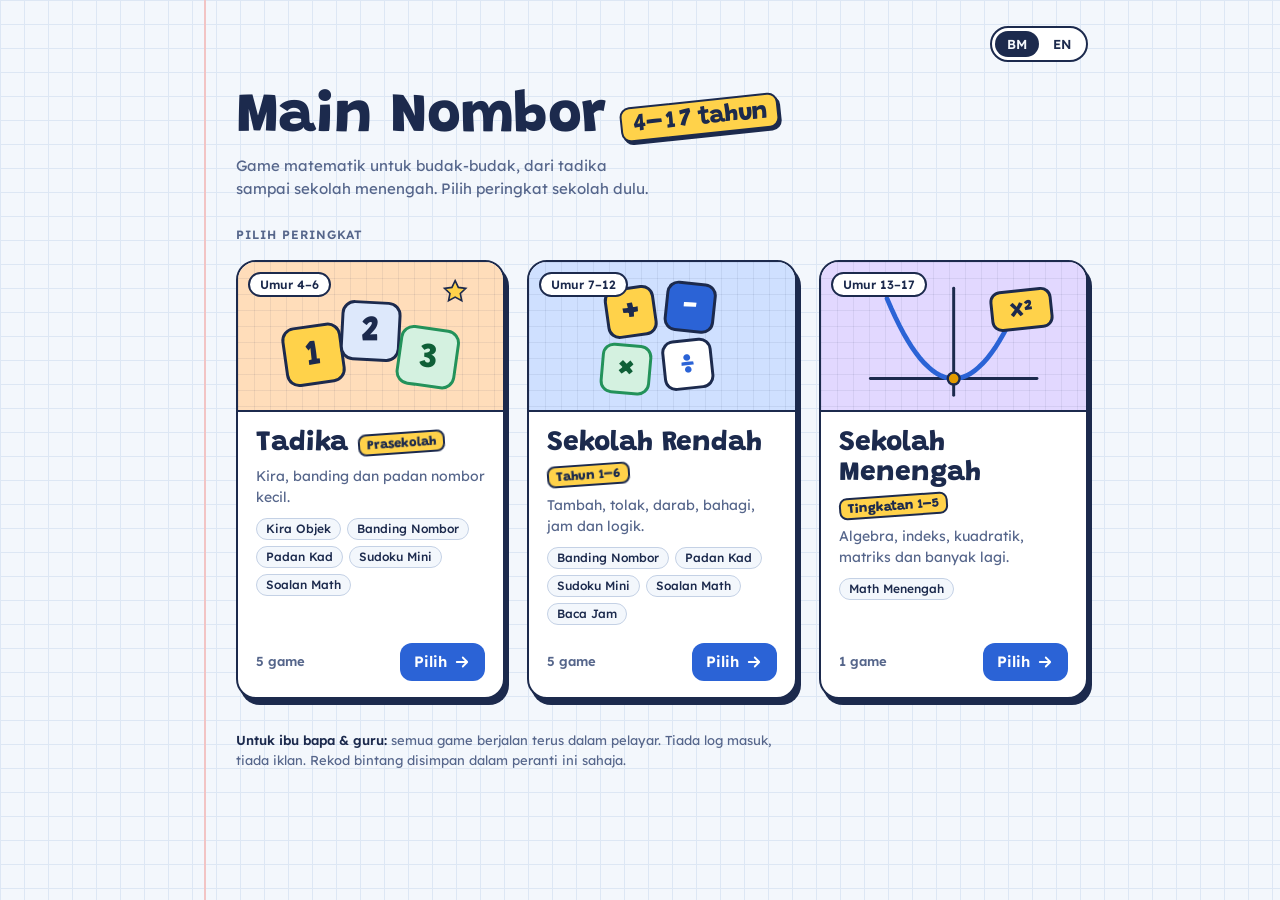
<file: index.html>
<!doctype html>
<html lang="ms">
<head>
<meta charset="utf-8">
<meta name="viewport" content="width=device-width, initial-scale=1">
<meta name="description" content="Main Nombor: game matematik percuma untuk tadika, sekolah rendah dan sekolah menengah. Free maths games for preschool, primary and secondary school. Dwibahasa / bilingual.">
<meta name="theme-color" content="#F3F7FC" media="(prefers-color-scheme: light)">
<meta name="theme-color" content="#161C26" media="(prefers-color-scheme: dark)">
<link rel="icon" href="assets/icon.svg" type="image/svg+xml">
<title data-en="Main Nombor · Maths Games for Kids">Main Nombor · Game Math untuk Budak</title>
<link rel="preconnect" href="https://fonts.googleapis.com">
<link rel="preconnect" href="https://fonts.gstatic.com" crossorigin>
<link rel="stylesheet" href="https://fonts.googleapis.com/css2?family=Grandstander:wght@600;800&family=Lexend:wght@400;500;600&display=swap">
<link rel="stylesheet" href="assets/common.css">
<style>
.page{gap:26px}
.view{display:flex;flex-direction:column;gap:26px}
.top{align-items:flex-end}
.tally{display:inline-flex;align-items:center;gap:8px;margin-top:14px;font-weight:600;font-size:14px;background:var(--card);border:2px solid var(--thin);border-radius:999px;padding:5px 14px 5px 8px}
.tally svg{width:22px;height:22px;fill:var(--tag-bg);stroke:var(--edge);stroke-width:1.4;stroke-linejoin:round}
.tally b{font-family:var(--f-display);font-size:18px;font-weight:800}
.pick-label{margin:0 0 -10px}

/* Pilihan umur dalam satu peringkat */
.filter-wrap .label{margin-bottom:8px}
.filter .lvl{min-width:52px;flex:1;padding:8px 8px 7px;gap:3px}
.filter .lvl b{font-family:var(--f-display);font-size:22px;font-weight:800;line-height:1}
.filter .lvl span{font-size:10px;letter-spacing:.04em;text-transform:uppercase;opacity:.72;white-space:nowrap}
.filter .lvl.all b{font-family:var(--f-body);font-size:14px;font-weight:600;line-height:22px}
@media (max-width:560px){.filter-wrap{width:100%}.filter .lvl{min-width:0;padding-inline:2px}.filter .lvl.all{flex:1.3}}
.hint{margin:-10px 0 0;font-size:14px;color:var(--muted)}

/* Kad (peringkat & game) */
.cards{display:grid;grid-template-columns:repeat(auto-fill,minmax(250px,1fr));gap:24px 22px;margin:0;padding:0;list-style:none}
.cards li{display:flex}
.game{flex:1;display:flex;flex-direction:column;text-decoration:none;color:inherit;background:var(--card);border:2.5px solid var(--edge);border-radius:20px;box-shadow:4px 6px 0 var(--edge);overflow:hidden;transition:transform .12s,box-shadow .12s}
.game:hover{transform:translate(-2px,-3px);box-shadow:6px 9px 0 var(--edge)}
.game:active{transform:translate(2px,3px);box-shadow:1px 2px 0 var(--edge)}
.game:focus-visible{outline:3px solid var(--pen);outline-offset:4px}
.art{position:relative;aspect-ratio:220/124;border-bottom:2.5px solid var(--edge);background-image:linear-gradient(rgba(28,42,77,.07) 1px,transparent 1px),linear-gradient(90deg,rgba(28,42,77,.07) 1px,transparent 1px);background-size:16px 16px}
.art svg{position:absolute;inset:0;width:100%;height:100%}
.acc-yellow{background-color:var(--acc-yellow)} .acc-sky{background-color:var(--acc-sky)} .acc-mint{background-color:var(--acc-mint)}
.acc-pink{background-color:var(--acc-pink)} .acc-peach{background-color:var(--acc-peach)} .acc-lilac{background-color:var(--acc-lilac)}
.age{position:absolute;top:10px;left:10px;font-size:12px;font-weight:600;background:var(--card);border:2px solid var(--edge);border-radius:999px;padding:2px 10px 1px}
.body{flex:1;padding:16px 18px 6px;display:flex;flex-direction:column;gap:8px}
.body h2{margin:0;font-family:var(--f-display);font-weight:800;font-size:25px;line-height:1.1;display:flex;flex-wrap:wrap;align-items:center;gap:6px 10px}
.level .body h2{font-size:28px}
.mini-tag{font-size:13px;background:var(--tag-bg);color:var(--tag-ink);border:2px solid var(--edge);border-radius:8px;padding:3px 7px 1px;transform:rotate(-4deg);white-space:nowrap}
.body p{margin:0;color:var(--muted);font-size:14px}
.skills{display:flex;flex-wrap:wrap;gap:6px;margin:2px 0 0;padding:0;list-style:none}
.skills li{font-size:12px;font-weight:500;border:1.5px solid var(--thin);border-radius:999px;padding:1px 9px;background:var(--paper)}
.foot{display:flex;align-items:center;justify-content:space-between;gap:10px;padding:12px 18px 16px}
.best{display:flex;align-items:center;gap:2px;font-size:13px;color:var(--muted)}
.best svg{width:20px;height:20px;fill:var(--thin);stroke:var(--edge);stroke-width:1.3;stroke-linejoin:round}
.best svg.on{fill:var(--tag-bg)}
.go{display:inline-flex;align-items:center;gap:6px;font-weight:600;font-size:15px;background:var(--pen);color:var(--pen-ink);border-radius:12px;padding:8px 14px;white-space:nowrap}
.go svg{width:18px;height:18px;fill:none;stroke:currentColor;stroke-width:2.4;stroke-linecap:round;stroke-linejoin:round}
.count{font-size:13px;font-weight:600;color:var(--muted)}
.empty{padding:30px;text-align:center;color:var(--muted);background:var(--card);border:2px dashed var(--thin);border-radius:16px}

/* Ilustrasi */
.art .k{fill:var(--card);stroke:var(--edge);stroke-width:2.5}
.art .bx{fill:var(--box)}
.art .t{fill:var(--ink);font-family:var(--f-display);font-weight:800;text-anchor:middle;dominant-baseline:central}
.art .tb{fill:var(--pen);font-family:var(--f-display);font-weight:800;text-anchor:middle;dominant-baseline:central}
.art .y{fill:var(--tag-bg);stroke:var(--edge);stroke-width:2.5}
.art .yt{fill:var(--tag-ink);font-family:var(--f-display);font-weight:800;text-anchor:middle;dominant-baseline:central}
.art .g{fill:var(--ok-bg);stroke:var(--ok);stroke-width:2.5}
.art .gt{fill:var(--ok-ink);font-family:var(--f-display);font-weight:800;text-anchor:middle;dominant-baseline:central}
.art .p{fill:var(--pen);stroke:var(--edge);stroke-width:2.5}
.art .pt{fill:var(--pen-ink);font-family:var(--f-display);font-weight:800;text-anchor:middle;dominant-baseline:central}
.art .s{fill:var(--same);stroke:var(--edge);stroke-width:2.5}
.art .r{fill:var(--bad);stroke:var(--edge);stroke-width:2.2}
.art .slot{fill:var(--hl-soft);stroke:var(--sel);stroke-width:2.5;stroke-dasharray:6 4}
.art .ln{stroke:var(--ink);stroke-linecap:round;fill:none}
.art .lnb{stroke:var(--pen);stroke-linecap:round;fill:none}
.art .tick{stroke:var(--ink);stroke-width:2.5;stroke-linecap:round}
.art .pin{fill:var(--sel);stroke:var(--edge);stroke-width:2}

.note{margin:6px 0 0;font-size:13px;color:var(--muted);max-width:70ch}
.note b{color:var(--ink);font-weight:600}
</style>
</head>
<body>
<main class="page">
  <div class="topbar"><a class="back" id="back" href="#" hidden><svg viewBox="0 0 24 24" aria-hidden="true"><path d="M15 5l-7 7 7 7"/></svg><span data-en="All levels">Semua peringkat</span></a></div>

  <!-- Paparan 1: pilih peringkat sekolah -->
  <section class="view" id="view-levels">
    <header class="top">
      <div class="brand">
        <h1>Main Nombor <span class="tag" data-en="ages 4–17">4–17 tahun</span></h1>
        <p data-en="Maths games for kids, from preschool to secondary school. Choose a school level to start.">Game matematik untuk budak-budak, dari tadika sampai sekolah menengah. Pilih peringkat sekolah dulu.</p>
        <div class="tally" id="tally" hidden><svg viewBox="0 0 24 24" aria-hidden="true"><path d="M12 2.6l2.85 6 6.55.78-4.85 4.55 1.28 6.5L12 17.2l-5.83 3.23 1.28-6.5L2.6 9.38l6.55-.78z"/></svg><span id="tally-text"></span></div>
      </div>
    </header>
    <p class="label pick-label" data-en="Choose a level">Pilih peringkat</p>
    <ul class="cards" id="level-cards"></ul>
  </section>

  <!-- Paparan 2: senarai game dalam satu peringkat -->
  <section class="view" id="view-games" hidden>
    <header class="top">
      <div class="brand">
        <h1 id="lv-title"></h1>
        <p data-en="Choose an age to filter the games. Each game opens at the right level for that age.">Pilih umur untuk tapis game. Game akan buka ikut tahap umur yang dipilih.</p>
      </div>
      <div class="filter-wrap">
        <p class="label" data-en="Choose age">Pilih umur</p>
        <div class="levels filter" id="age-filter" role="group" aria-label="Pilih umur" data-en-label="Choose age"></div>
      </div>
    </header>
    <ul class="cards" id="games"></ul>
    <p class="empty" id="empty" hidden></p>
  </section>

  <p class="note" data-en="&lt;b&gt;For parents &amp;amp; teachers:&lt;/b&gt; every game runs in the browser. No sign-in, no ads. Stars are saved on this device only."><b>Untuk ibu bapa &amp; guru:</b> semua game berjalan terus dalam pelayar. Tiada log masuk, tiada iklan. Rekod bintang disimpan dalam peranti ini sahaja.</p>
</main>

<script src="assets/common.js"></script>
<script>
(() => {
const $=id=>document.getElementById(id),L=OG.L;
const T=pair=>L(pair[0],pair[1]);   // [BM, English]

/* =====================================================================
   PERINGKAT SEKOLAH
   ===================================================================== */
const LEVELS=[
  {id:'tadika',name:['Tadika','Preschool'],tag:['Prasekolah','Tadika'],ages:[4,6],acc:'peach',art:tadikaArt,
   desc:['Kira, banding dan padan nombor kecil.','Counting, comparing and matching small numbers.'],
   ageSub:a=>L('tahun','yrs')},
  {id:'rendah',name:['Sekolah Rendah','Primary School'],tag:['Tahun 1–6','Year 1–6'],ages:[7,12],acc:'sky',art:rendahArt,
   desc:['Tambah, tolak, darab, bahagi, jam dan logik.','Add, subtract, multiply, divide, time and logic.'],
   ageSub:a=>L(`Thn ${a-6}`,`Yr ${a-6}`)},
  {id:'menengah',name:['Sekolah Menengah','Secondary School'],tag:['Tingkatan 1–5','Form 1–5'],ages:[13,17],acc:'lilac',art:menengahArt,
   desc:['Algebra, indeks, kuadratik, matriks dan banyak lagi.','Algebra, indices, quadratics, matrices and more.'],
   ageSub:a=>L(`T${a-12}`,`F${a-12}`)}
];

/* =====================================================================
   SENARAI GAME — nak tambah game baru, tambah satu objek di sini
   dan buat folder games/<id>/index.html. Teks: [BM, English]
   ===================================================================== */
const GAMES=[
  {id:'kira-objek',title:['Kira Objek','Count Objects'],tag:['1, 2, 3','1, 2, 3'],ages:[4,6],acc:'mint',art:countArt,
   desc:['Kira bintang, bola dan hati dalam gambar, kemudian pilih nombor.','Count the stars, balls and hearts in the picture, then pick the number.'],
   skills:[['Mengira','Counting'],['Nombor 1–10','Numbers 1–10']]},
  {id:'banding-nombor',title:['Banding Nombor','Compare Numbers'],tag:['< = >','< = >'],ages:[4,8],acc:'peach',art:compareArt,
   desc:['Mana lebih besar? Pilih tanda lebih, kurang atau sama.','Which is bigger? Choose greater than, less than or equal.'],
   skills:[['Nilai nombor','Number value'],['Tanda < = >','Signs < = >']]},
  {id:'padan-kad',title:['Padan Kad','Card Match'],tag:['memori','memory'],ages:[5,10],acc:'mint',art:cardsArt,
   desc:['Buka dua kad dan padankan soalan dengan jawapan yang betul.','Turn over two cards and match each question with its answer.'],
   skills:[['Memori','Memory'],['Tambah','Addition'],['Darab','Multiplication']]},
  {id:'sudoku-4x4',title:['Sudoku Mini','Sudoku Mini'],tag:['4×4','4×4'],ages:[6,10],acc:'yellow',art:sudokuArt,
   desc:['Isi nombor 1 hingga 4. Setiap baris, lajur dan petak mesti ada semua nombor.','Fill in 1 to 4. Every row, column and square needs every number.'],
   skills:[['Logik','Logic'],['Nombor 1–4','Numbers 1–4']]},
  {id:'soalan-math',title:['Soalan Math','Math Quiz'],tag:['+ − × ÷','+ − × ÷'],ages:[6,12],acc:'sky',art:mathArt,
   desc:['10 soalan rawak dengan nombor 1 hingga 20. Tahap ikut umur.','10 random questions with numbers 1 to 20, matched to age.'],
   skills:[['Tambah','Add'],['Tolak','Subtract'],['Darab','Multiply'],['Bahagi','Divide']]},
  {id:'baca-jam',title:['Baca Jam','Tell the Time'],tag:['masa','time'],ages:[7,10],acc:'pink',art:clockArt,
   desc:['Tengok jarum pendek dan jarum panjang, kemudian pilih pukul berapa.','Read the short and long hands, then choose the time.'],
   skills:[['Masa','Time'],['Jam analog','Analogue clock']]},
  {id:'math-menengah',title:['Math Menengah','Secondary Math'],tag:['T1–T5','F1–F5'],ages:[13,17],acc:'lilac',art:secondaryArt,
   desc:['10 soalan ikut topik Tingkatan 1 hingga 5, dengan langkah kira bila salah.','10 questions on Form 1 to 5 topics, with worked steps when you get one wrong.'],
   skills:[['Algebra','Algebra'],['Indeks','Indices'],['Kuadratik','Quadratics'],['Matriks','Matrices']]}
];

/* ----- Ilustrasi (SVG ringkas, warna ikut tema) ----- */
function tadikaArt(){
  return `<g transform="rotate(-8 62 78)"><rect class="y" x="38" y="54" width="48" height="48" rx="10"/><text class="yt" x="62" y="79" font-size="30">1</text></g>
    <g transform="rotate(3 110 58)"><rect class="s" x="86" y="34" width="48" height="48" rx="10"/><text class="t" x="110" y="59" font-size="30">2</text></g>
    <g transform="rotate(8 158 80)"><rect class="g" x="134" y="56" width="48" height="48" rx="10"/><text class="gt" x="158" y="81" font-size="30">3</text></g>
    <path class="y" transform="translate(170 14) scale(.55)" d="M20 3l4.9 10.4 11.3 1.4-8.3 7.8 2.2 11.2L20 28.2l-10.1 5.6 2.2-11.2-8.3-7.8 11.3-1.4z"/>`;
}
function rendahArt(){
  const t=(cls,tc,x,y,ch,rot)=>`<g transform="rotate(${rot} ${x+20} ${y+20})"><rect class="${cls}" x="${x}" y="${y}" width="40" height="40" rx="9"/><text class="${tc}" x="${x+20}" y="${y+21}" font-size="26">${ch}</text></g>`;
  return t('y','yt',64,22,'+',-8)+t('p','pt',114,18,'−',6)+t('g','gt',60,70,'×',5)+t('k','tb',112,66,'÷',-6);
}
function menengahArt(){
  let pts=[];for(let x=-4;x<=4;x+=.25){pts.push(`${(110+x*14).toFixed(1)},${(98-x*x*4.2).toFixed(1)}`);}
  return `<line class="ln" x1="40" y1="98" x2="180" y2="98" stroke-width="2.5"/><line class="ln" x1="110" y1="22" x2="110" y2="112" stroke-width="2.5"/>
    <polyline class="lnb" points="${pts.join(' ')}" stroke-width="4"/>
    <circle class="pin" cx="110" cy="98" r="5"/>
    <g transform="rotate(-6 166 40)"><rect class="y" x="142" y="24" width="50" height="32" rx="8"/><text class="yt" x="167" y="41" font-size="20">x²</text></g>`;
}
function sudokuArt(){
  const nums=[[1,0,0,4],[0,4,1,0],[0,1,0,0],[4,0,0,1]];
  let h='<g transform="rotate(-5 110 62)"><rect class="k" x="62" y="14" width="96" height="96" rx="14"/>';
  for(let r=0;r<4;r++)for(let c=0;c<4;c++){
    const x=69+c*21+(c>1?4:0),y=21+r*21+(r>1?4:0);
    const cls=r===1&&c===0?'y':r===2&&c===2?'g':'bx';
    h+=`<rect class="${cls}" x="${x}" y="${y}" width="18" height="18" rx="4" ${cls==='bx'?'':'stroke-width="2"'}/>`;
    const v=r===1&&c===0?3:r===2&&c===2?2:nums[r][c];
    if(v)h+=`<text class="${cls==='g'?'gt':cls==='y'?'yt':'t'}" x="${x+9}" y="${y+10}" font-size="13">${v}</text>`;
  }
  return h+'</g>';
}
function mathArt(){
  return `<g transform="rotate(-4 110 66)"><rect class="k" x="32" y="40" width="156" height="54" rx="14"/>
    <text class="t" x="58" y="68" font-size="30">7</text><text class="tb" x="83" y="68" font-size="30">+</text>
    <text class="t" x="107" y="68" font-size="30">5</text><text class="tb" x="131" y="68" font-size="30">=</text>
    <rect class="slot" x="146" y="49" width="32" height="36" rx="7"/><text class="t" x="162" y="68" font-size="24" opacity=".55">?</text></g>
    <g transform="rotate(10 30 104)"><rect class="y" x="14" y="88" width="32" height="32" rx="8"/><text class="yt" x="30" y="105" font-size="22">×</text></g>
    <g transform="rotate(-10 194 104)"><rect class="p" x="178" y="88" width="32" height="32" rx="8"/><text class="pt" x="194" y="105" font-size="22">÷</text></g>`;
}
function cardsArt(){
  return `<g transform="rotate(-10 58 66)"><rect class="p" x="32" y="34" width="48" height="64" rx="9"/><text class="pt" x="56" y="67" font-size="28">?</text></g>
    <g transform="rotate(-2 110 60)"><rect class="s" x="82" y="24" width="56" height="72" rx="9"/><text class="t" x="110" y="61" font-size="19">3 + 4</text></g>
    <g transform="rotate(9 166 66)"><rect class="y" x="142" y="32" width="50" height="66" rx="9"/><text class="yt" x="167" y="66" font-size="32">7</text></g>`;
}
function clockArt(){
  let t='';
  for(let k=0;k<12;k++){const a=k*Math.PI/6;t+=`<line class="tick" x1="${110+Math.sin(a)*38}" y1="${62-Math.cos(a)*38}" x2="${110+Math.sin(a)*44}" y2="${62-Math.cos(a)*44}"/>`;}
  return `<circle class="k" cx="110" cy="62" r="50" stroke-width="3"/>${t}
    <line class="ln" x1="110" y1="62" x2="134" y2="62" stroke-width="7"/>
    <line class="lnb" x1="110" y1="62" x2="110" y2="24" stroke-width="4.5"/>
    <circle class="pin" cx="110" cy="62" r="5"/>
    <g transform="rotate(6 182 92)"><rect class="y" x="156" y="78" width="54" height="28" rx="8"/><text class="yt" x="183" y="93" font-size="17">3:00</text></g>`;
}
function compareArt(){
  return `<g transform="rotate(-5 58 62)"><rect class="k" x="30" y="34" width="56" height="56" rx="12"/><text class="t" x="58" y="63" font-size="34">8</text></g>
    <circle class="g" cx="110" cy="62" r="22"/><text class="gt" x="110" y="63" font-size="28">&gt;</text>
    <g transform="rotate(5 162 62)"><rect class="k" x="134" y="34" width="56" height="56" rx="12"/><text class="t" x="162" y="63" font-size="34">5</text></g>`;
}
function countArt(){
  const star=(x,y,s,rot)=>`<path class="y" transform="translate(${x} ${y}) rotate(${rot} 20 20) scale(${s})" d="M20 3l4.9 10.4 11.3 1.4-8.3 7.8 2.2 11.2L20 28.2l-10.1 5.6 2.2-11.2-8.3-7.8 11.3-1.4z"/>`;
  return star(40,30,1,-10)+star(84,58,.9,12)+star(52,74,.8,4)+
    `<circle class="p" cx="118" cy="40" r="14"/><circle class="p" cx="150" cy="78" r="12"/>
     <path class="r" transform="translate(128 52) scale(.7)" d="M20 34S5 25 5 14.5C5 9.3 9 6 13.2 6c3 0 5.4 1.7 6.8 4.2C21.4 7.7 23.8 6 26.8 6 31 6 35 9.3 35 14.5 35 25 20 34 20 34z"/>
     <g transform="rotate(6 182 40)"><rect class="k" x="164" y="22" width="36" height="36" rx="9"/><text class="t" x="182" y="41" font-size="24">3</text></g>`;
}
function secondaryArt(){
  return `<g transform="rotate(-4 108 58)"><rect class="k" x="26" y="34" width="164" height="50" rx="13"/>
    <text class="t" x="108" y="60" font-size="25">3x + 5 = 20</text></g>
    <g transform="rotate(7 158 100)"><rect class="y" x="124" y="86" width="68" height="30" rx="8"/><text class="yt" x="158" y="102" font-size="18">x = ?</text></g>
    <g transform="rotate(-8 40 102)"><rect class="p" x="22" y="86" width="38" height="30" rx="8"/><text class="pt" x="41" y="102" font-size="17">√</text></g>`;
}

/* ----- Helper ----- */
const STAR='<svg viewBox="0 0 24 24"><path d="M12 2.6l2.85 6 6.55.78-4.85 4.55 1.28 6.5L12 17.2l-5.83 3.23 1.28-6.5L2.6 9.38l6.55-.78z"/></svg>';
const ARROW='<svg viewBox="0 0 24 24" aria-hidden="true"><path d="M5 12h14M13 6l6 6-6 6"/></svg>';
const overlap=(g,lo,hi)=>g.ages[0]<=hi&&g.ages[1]>=lo;
const gamesFor=lv=>GAMES.filter(g=>overlap(g,lv.ages[0],lv.ages[1]));
const starsRow=n=>n?[0,1,2].map(k=>STAR.replace('<svg',`<svg class="${k<n?'on':''}"`)).join(''):L('Belum main','New');

/* ----- Paparan 1: peringkat ----- */
function renderLevels(){
  $('level-cards').innerHTML=LEVELS.map(lv=>{
    const gs=gamesFor(lv);
    return `<li><a class="game level" href="#${lv.id}">
      <div class="art acc-${lv.acc}"><svg viewBox="0 0 220 124" aria-hidden="true">${lv.art()}</svg>
        <span class="age">${L('Umur','Ages')} ${lv.ages[0]}–${lv.ages[1]}</span></div>
      <div class="body">
        <h2>${T(lv.name)} <span class="mini-tag">${T(lv.tag)}</span></h2>
        <p>${T(lv.desc)}</p>
        <ul class="skills">${gs.map(g=>`<li>${T(g.title)}</li>`).join('')}</ul>
      </div>
      <div class="foot"><span class="count">${gs.length} ${L('game',gs.length===1?'game':'games')}</span><span class="go">${L('Pilih','Choose')} ${ARROW}</span></div>
    </a></li>`;
  }).join('');
  const total=GAMES.reduce((n,g)=>n+OG.best(g.id),0);
  $('tally').hidden=!total;
  $('tally-text').innerHTML=`<b>${total}</b> / ${GAMES.length*3} ${L('bintang dikumpul','stars collected')}`;
}

/* ----- Paparan 2: game dalam peringkat ----- */
function renderGames(lv,age){
  $('lv-title').innerHTML=`${T(lv.name)} <span class="tag">${T(lv.tag)}</span>`;
  /* butang umur */
  const f=$('age-filter');
  let h=`<button type="button" class="lvl all" data-a="" aria-pressed="${!age}"><b>${L('Semua','All')}</b><span>${lv.ages[0]}–${lv.ages[1]}</span></button>`;
  for(let a=lv.ages[0];a<=lv.ages[1];a++)
    h+=`<button type="button" class="lvl" data-a="${a}" aria-pressed="${age===a}" aria-label="${L(`Umur ${a}`,`Age ${a}`)}"><b>${a}</b><span>${lv.ageSub(a)}</span></button>`;
  f.innerHTML=h;
  f.querySelectorAll('.lvl').forEach(b=>b.addEventListener('click',()=>{
    const a=b.dataset.a;
    history.replaceState(null,'','#'+lv.id+(a?'/'+a:''));
    route();
  }));
  /* kad game */
  const list=gamesFor(lv).filter(g=>!age||(age>=g.ages[0]&&age<=g.ages[1]));
  $('games').innerHTML=list.map(g=>{
    const best=OG.best(g.id),href=`games/${g.id}/index.html${age?`?umur=${age}`:''}`;
    return `<li><a class="game" href="${href}">
      <div class="art acc-${g.acc}"><svg viewBox="0 0 220 124" aria-hidden="true">${g.art()}</svg>
        <span class="age">${L('Umur','Ages')} ${g.ages[0]}–${g.ages[1]}</span></div>
      <div class="body">
        <h2>${T(g.title)} <span class="mini-tag">${T(g.tag)}</span></h2>
        <p>${T(g.desc)}</p>
        <ul class="skills">${g.skills.map(s=>`<li>${T(s)}</li>`).join('')}</ul>
      </div>
      <div class="foot"><span class="best">${starsRow(best)}</span><span class="go">${age?L(`Main · umur ${age}`,`Play · age ${age}`):L('Main','Play')} ${ARROW}</span></div>
    </a></li>`;
  }).join('');
  $('empty').hidden=list.length>0;
  $('empty').textContent=L('Belum ada game untuk umur ini.','No games for this age yet.');
}

/* ----- Routing ikut hash: #rendah, #rendah/9, #back ----- */
function route(){
  let h=decodeURIComponent(location.hash.slice(1));
  if(h==='back'){h=OG.get('menu:view','');history.replaceState(null,'',h?'#'+h:location.pathname+location.search);}
  const [id,a]=h.split('/');
  const lv=LEVELS.find(x=>x.id===id);
  let age=parseInt(a,10);
  if(!lv||!(age>=lv.ages[0]&&age<=lv.ages[1]))age=null;
  $('view-levels').hidden=!!lv;$('view-games').hidden=!lv;$('back').hidden=!lv;
  if(lv){renderGames(lv,age);OG.set('menu:view',lv.id+(age?'/'+age:''));}
  else{renderLevels();OG.set('menu:view','');}
}
$('back').addEventListener('click',e=>{e.preventDefault();history.pushState(null,'',location.pathname+location.search);route();window.scrollTo(0,0);});
window.addEventListener('hashchange',()=>{route();window.scrollTo(0,0);});
window.addEventListener('popstate',route);
OG.onLang(route);
route();
})();
</script>
</body>
</html>
</file>
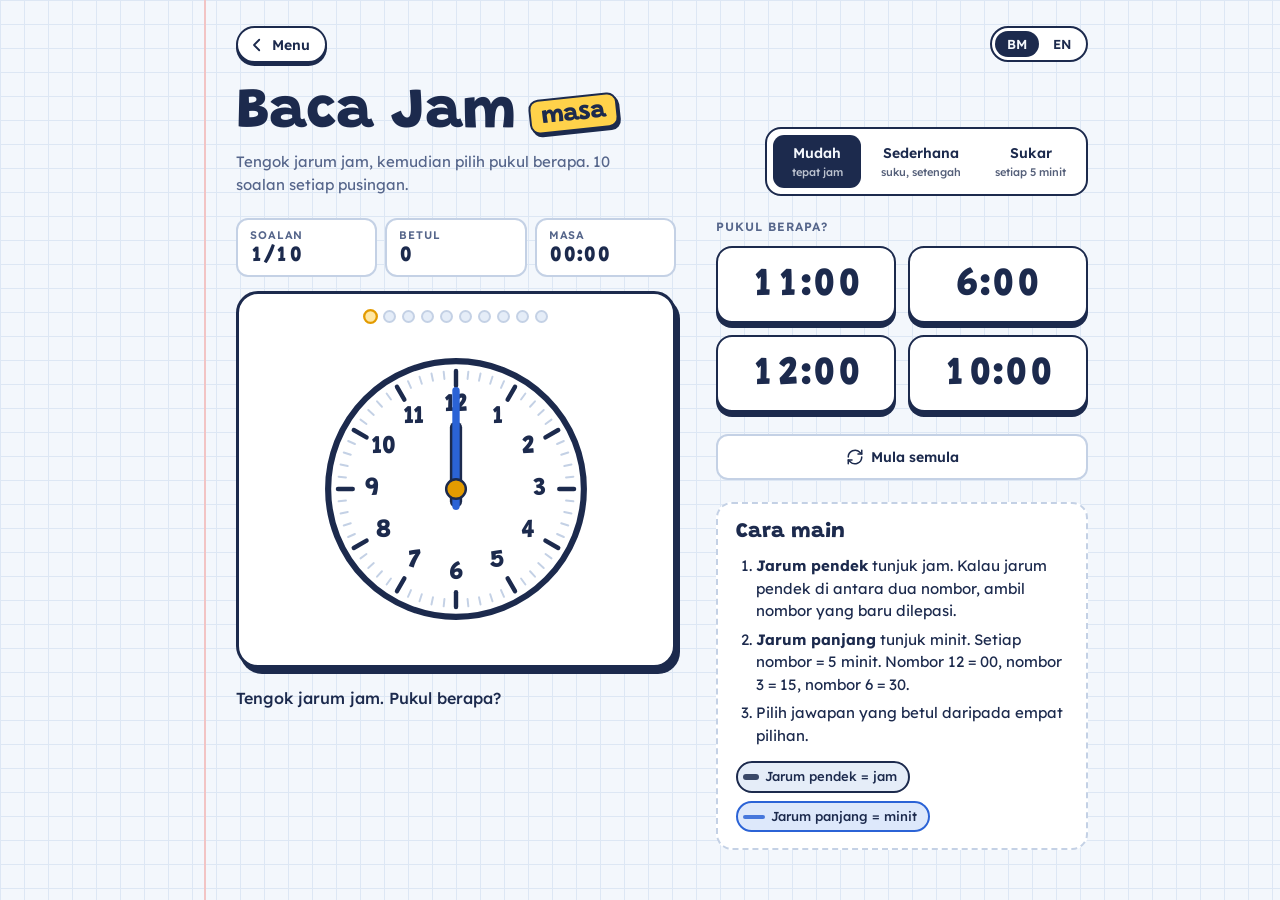
<file: games/baca-jam/index.html>
<!doctype html>
<html lang="ms">
<head>
<meta charset="utf-8">
<meta name="viewport" content="width=device-width, initial-scale=1">
<meta name="description" content="Belajar baca jam analog. Learn to tell the time on an analogue clock. Dwibahasa / bilingual.">
<meta name="theme-color" content="#F3F7FC" media="(prefers-color-scheme: light)">
<meta name="theme-color" content="#161C26" media="(prefers-color-scheme: dark)">
<link rel="icon" href="../../assets/icon.svg" type="image/svg+xml">
<title data-en="Tell the Time · Main Nombor">Baca Jam · Main Nombor</title>
<link rel="preconnect" href="https://fonts.googleapis.com">
<link rel="preconnect" href="https://fonts.gstatic.com" crossorigin>
<link rel="stylesheet" href="https://fonts.googleapis.com/css2?family=Grandstander:wght@600;800&family=Lexend:wght@400;500;600&display=swap">
<link rel="stylesheet" href="../../assets/common.css">
<style>
.clock-wrap{display:flex;flex-direction:column;align-items:center;gap:12px;padding:16px 0 4px}
.clock{width:min(100%,300px);height:auto;display:block;overflow:visible}
.clock .face{fill:var(--card);stroke:var(--edge);stroke-width:5}
.clock .tick{stroke:var(--thin);stroke-width:1.6;stroke-linecap:round}
.clock .tick.big{stroke:var(--ink);stroke-width:3.6}
.clock .hr-num{fill:var(--ink);font-family:var(--f-display);font-weight:800;font-size:21px;text-anchor:middle;dominant-baseline:central}
.clock .min-num{fill:var(--muted);font-family:var(--f-body);font-weight:600;font-size:10px;text-anchor:middle;dominant-baseline:central}
.clock .hand{stroke-linecap:round;transition:transform .7s cubic-bezier(.3,.7,.3,1)}
.clock .hand.h{stroke:var(--ink);stroke-width:10}
.clock .hand.m{stroke:var(--pen);stroke-width:6}
.clock .pin{fill:var(--sel);stroke:var(--edge);stroke-width:2}
.clock.mins-off .min-num{display:none}
.say{font-weight:600;background:var(--ok-bg);color:var(--ok-ink);border:2px solid var(--ok);border-radius:999px;padding:4px 14px;text-align:center}
.say.bad{background:var(--box);color:var(--ink);border-color:var(--thin)}

.choices{display:grid;grid-template-columns:repeat(2,minmax(0,1fr));gap:12px}
.choices .num{font-size:40px;padding:18px 0 15px;font-variant-numeric:tabular-nums}
.restart{width:100%}
.chip.hh{border-color:var(--edge);background:var(--box);color:var(--ink)}
.chip.hh i{background:var(--ink);height:6px;width:16px;border-radius:3px}
.chip.mm{border-color:var(--pen);background:var(--same);color:var(--ink)}
.chip.mm i{background:var(--pen);height:4px;width:22px;border-radius:2px}
.lvl small{font-size:11px;font-weight:500;opacity:.75}
@media (max-width:780px){.play{gap:18px}.clock{width:min(100%,250px)}}
@media (max-width:560px){.lvl small{display:none}}
</style>
</head>
<body>
<main class="page">
  <div class="topbar"><a class="back" href="../../index.html#back"><svg viewBox="0 0 24 24" aria-hidden="true"><path d="M15 5l-7 7 7 7"/></svg>Menu</a></div>

  <header class="top">
    <div class="brand">
      <h1><span data-en="Tell the Time">Baca Jam</span> <span class="tag" data-en="time">masa</span></h1>
      <p data-en="Look at the clock hands, then choose the time. 10 questions each round.">Tengok jarum jam, kemudian pilih pukul berapa. 10 soalan setiap pusingan.</p>
    </div>
    <div class="levels" role="group" aria-label="Pilih level" data-en-label="Choose level">
      <button type="button" class="lvl" id="lvl-mudah" data-level="mudah"><span data-en="Easy">Mudah</span><small data-en="o'clock">tepat jam</small></button>
      <button type="button" class="lvl" id="lvl-sederhana" data-level="sederhana"><span data-en="Medium">Sederhana</span><small data-en="quarter, half">suku, setengah</small></button>
      <button type="button" class="lvl" id="lvl-sukar" data-level="sukar"><span data-en="Hard">Sukar</span><small data-en="every 5 minutes">setiap 5 minit</small></button>
    </div>
  </header>

  <section class="play">
    <div class="board-col">
      <div class="stats">
        <div class="stat"><span data-en="Question">Soalan</span><b id="st-q">1/10</b></div>
        <div class="stat"><span data-en="Correct">Betul</span><b id="st-ok">0</b></div>
        <div class="stat"><span data-en="Time">Masa</span><b id="st-time">00:00</b></div>
      </div>
      <div class="sheet q-sheet">
        <div class="dots" id="dots" role="img"></div>
        <div id="q-area">
          <div class="clock-wrap">
            <svg class="clock" id="clock" viewBox="-122 -122 244 244" role="img" aria-label="Jam">
              <circle class="face" r="104"/>
              <g id="ticks"></g>
              <line class="hand h" id="hand-h" x1="0" y1="10" x2="0" y2="-50"/>
              <line class="hand m" id="hand-m" x1="0" y1="14" x2="0" y2="-80"/>
              <circle class="pin" r="8"/>
            </svg>
            <div class="say" id="say" hidden></div>
          </div>
        </div>
        <div class="result" id="result" hidden>
          <div class="stars" id="stars" aria-hidden="true"></div>
          <h2 id="res-title"></h2>
          <p id="res-text"></p>
          <div class="review" id="res-list"></div>
          <div class="win-actions">
            <button type="button" class="act primary" id="again" data-en="Play again">Main lagi</button>
            <button type="button" class="act" id="up" hidden></button>
          </div>
        </div>
      </div>
      <p class="status" id="status" role="status" aria-live="polite"></p>
    </div>

    <aside class="side">
      <div id="pad-wrap">
        <p class="label" data-en="What time is it?">Pukul berapa?</p>
        <div class="choices" id="choices"></div>
      </div>
      <button type="button" class="act primary next" id="next" hidden><span>Seterusnya</span><svg viewBox="0 0 24 24"><path d="M5 12h14M13 6l6 6-6 6"/></svg></button>
      <button type="button" class="act restart" id="restart"><svg viewBox="0 0 24 24"><path d="M3 12a9 9 0 0 1 15.5-6.2L21 8"/><path d="M21 3v5h-5"/><path d="M21 12a9 9 0 0 1-15.5 6.2L3 16"/><path d="M3 21v-5h5"/></svg><span data-en="Restart">Mula semula</span></button>
      <div class="rules">
        <h2 data-en="How to play">Cara main</h2>
        <ol>
          <li data-en="The &lt;b&gt;short hand&lt;/b&gt; shows the hour. If it is between two numbers, use the number it has just passed."><b>Jarum pendek</b> tunjuk jam. Kalau jarum pendek di antara dua nombor, ambil nombor yang baru dilepasi.</li>
          <li data-en="The &lt;b&gt;long hand&lt;/b&gt; shows the minutes. Each number = 5 minutes. 12 = 00, 3 = 15, 6 = 30."><b>Jarum panjang</b> tunjuk minit. Setiap nombor = 5 minit. Nombor 12 = 00, nombor 3 = 15, nombor 6 = 30.</li>
          <li data-en="Choose the correct answer from four choices.">Pilih jawapan yang betul daripada empat pilihan.</li>
        </ol>
        <div class="legend">
          <span class="chip hh"><i></i><span data-en="Short hand = hour">Jarum pendek = jam</span></span>
          <span class="chip mm"><i></i><span data-en="Long hand = minutes">Jarum panjang = minit</span></span>
        </div>
      </div>
    </aside>
  </section>
</main>

<script src="../../assets/common.js"></script>
<script src="../../assets/quiz.js"></script>
<script>
(() => {
const $=id=>document.getElementById(id);
const r=OG.rand,L=OG.L;
const LEVELS={
  mudah:    {label:['Mudah','Easy'],ok:m=>m===0},
  sederhana:{label:['Sederhana','Medium'],ok:m=>m%15===0},
  sukar:    {label:['Sukar','Hard'],ok:m=>m%5===0}
};
const ORDER=['mudah','sederhana','sukar'];
const lbl=l=>L(LEVELS[l].label[0],LEVELS[l].label[1]);

/* ===== Lukis muka jam ===== */
const NS='http://www.w3.org/2000/svg';
(function drawFace(){
  const g=$('ticks');
  const el=(tag,attrs,text)=>{const e=document.createElementNS(NS,tag);for(const k in attrs)e.setAttribute(k,attrs[k]);if(text!=null)e.textContent=text;g.appendChild(e);};
  for(let k=0;k<60;k++){
    const a=k*Math.PI/30,big=k%5===0,r1=big?84:90,r2=96;
    el('line',{class:'tick'+(big?' big':''),x1:Math.sin(a)*r1,y1:-Math.cos(a)*r1,x2:Math.sin(a)*r2,y2:-Math.cos(a)*r2});
  }
  for(let h=1;h<=12;h++){
    const a=h*Math.PI/6;
    el('text',{class:'hr-num',x:Math.sin(a)*68,y:-Math.cos(a)*68},h);
    el('text',{class:'min-num',x:Math.sin(a)*114,y:-Math.cos(a)*114},String(h*5%60).padStart(2,'0'));
  }
})();

/* Jarum sentiasa pusing ke depan (ikut arah jam) */
const deg={h:0,m:0};
function turn(id,target){
  const cur=deg[id],diff=((target-cur)%360+360)%360;
  deg[id]=cur+diff;
  $('hand-'+id).style.transform=`rotate(${deg[id]}deg)`;
}

/* ===== Masa dalam perkataan (BM & English) ===== */
const MS=['','satu','dua','tiga','empat','lima','enam','tujuh','lapan','sembilan','sepuluh','sebelas','dua belas'];
const EN=['','one','two','three','four','five','six','seven','eight','nine','ten','eleven','twelve'];
const nextH=h=>h%12+1;
function minMs(m){
  if(m<10)return MS[m];
  if(m===10)return 'sepuluh';
  if(m<20)return m===11?'sebelas':MS[m-10]+' belas';
  const t=Math.floor(m/10),o=m%10;
  return MS[t]+' puluh'+(o?' '+MS[o]:'');
}
const minEn=m=>({5:'five',10:'ten',20:'twenty',25:'twenty-five'})[m];
function words(h,m){
  if(OG.lang==='en'){
    if(m===0)return `${EN[h]} o'clock`;
    if(m===15)return `quarter past ${EN[h]}`;
    if(m===30)return `half past ${EN[h]}`;
    if(m===45)return `quarter to ${EN[nextH(h)]}`;
    return m<30?`${minEn(m)} past ${EN[h]}`:`${minEn(60-m)} to ${EN[nextH(h)]}`;
  }
  if(m===0)return `pukul ${MS[h]}`;
  if(m===15)return `pukul ${MS[h]} suku`;
  if(m===30)return `pukul ${MS[h]} setengah`;
  if(m===45)return `pukul ${MS[nextH(h)]} kurang suku`;
  return `pukul ${MS[h]} ${minMs(m)} minit`;
}
const fmt=(h,m)=>`${h}:${String(m).padStart(2,'0')}`;
const norm=h=>((h-1)%12+12)%12+1;

/* ===== Soalan ===== */
function make(lv){
  const h=r(1,12);
  const m=lv==='mudah'?0:lv==='sederhana'?OG.pick([0,15,30,45,15,30,45]):r(0,11)*5;
  return {key:fmt(h,m),h,m,answer:fmt(h,m),lv};
}

function choicesFor(q){
  const ok=LEVELS[q.lv].ok,set=new Set([q.answer]),c=[];
  const add=(h,m)=>{m=((m%60)+60)%60;if(ok(m))c.push(fmt(norm(h),m));};
  add(q.m===0?12:q.m/5,(q.h%12)*5);          // jarum tertukar
  add(q.h+1,q.m);add(q.h-1,q.m);              // salah jam
  if(q.lv==='mudah'){add(q.h+2,0);add(q.h-2,0);add(q.h+6,0);}
  else{
    const step=q.lv==='sederhana'?15:5;
    add(q.h,q.m+step);add(q.h,q.m-step);add(q.h,q.m+30);add(q.h+1,q.m+step);
  }
  for(const v of OG.shuffle(c)){if(set.size>=4)break;set.add(v);}
  while(set.size<4){const m=q.lv==='mudah'?0:q.lv==='sederhana'?OG.pick([0,15,30,45]):r(0,11)*5;set.add(fmt(r(1,12),m));}
  return OG.shuffle([...set]);
}

function show(q){
  $('pad-wrap').hidden=false;
  $('say').hidden=true;
  turn('h',(q.h%12)*30+q.m*.5);
  turn('m',q.m*6);
  $('clock').setAttribute('aria-label',L('Jam analog dengan jarum pendek dan jarum panjang. Pukul berapa?','Analogue clock with a short hand and a long hand. What time is it?'));
  const box=$('choices');box.innerHTML='';
  choicesFor(q).forEach(v=>{
    const b=document.createElement('button');
    b.type='button';b.className='num';b.textContent=v;b.dataset.v=v;
    b.addEventListener('click',()=>quiz.submit(v));
    box.appendChild(b);
  });
}

function reveal(q,given,ok){
  $('choices').querySelectorAll('.num').forEach(b=>{
    b.disabled=true;
    if(b.dataset.v===q.answer)b.classList.add('ok');else if(b.dataset.v===given)b.classList.add('bad');
  });
  const s=$('say');
  s.hidden=false;s.className='say'+(ok?'':' bad');
  s.textContent=`${q.answer} · ${words(q.h,q.m)}`;
  OG.flash(s,'pop');
}

const quiz=OG.quiz({
  game:'baca-jam',total:10,delay:1400,
  make,show,reveal,
  prompt:()=>L('Tengok jarum jam. Pukul berapa?','Look at the clock hands. What time is it?'),
  praise:q=>`${OG.praise()} ${L('Pukul','It is')} ${q.answer}.`,
  explain:q=>L(`Belum betul. Jam ini pukul ${q.answer} (${words(q.h,q.m)}).`,`Not quite. This clock shows ${q.answer} (${words(q.h,q.m)}).`),
  review:(q,given)=>({sum:`${q.answer} · ${words(q.h,q.m)}`,note:L(`kamu pilih ${given}`,`you chose ${given}`)}),
  nextLevel:l=>{const i=ORDER.indexOf(l);return i<ORDER.length-1?{id:ORDER[i+1],label:L('level ','')+lbl(ORDER[i+1])}:null;},
  onUp:id=>setLevel(id),
  onFinish:()=>{$('pad-wrap').hidden=true;}
});

let level;
function setLevel(l){
  level=l;OG.set('baca-jam:level',l);
  ORDER.forEach(x=>$('lvl-'+x).setAttribute('aria-pressed',String(x===l)));
  $('clock').classList.toggle('mins-off',l==='mudah');
  quiz.start(l);
}
document.querySelectorAll('.lvl').forEach(b=>b.addEventListener('click',()=>setLevel(b.dataset.level)));
$('restart').addEventListener('click',()=>quiz.start(level));
OG.onLang(()=>setLevel(level));

/* Umur dari menu: ≤7 Mudah, 8 Sederhana, 9+ Sukar */
const fromAge=OG.levelForAge(OG.ageParam(),7,8);
const saved=fromAge||OG.get('baca-jam:level','mudah');
setLevel(LEVELS[saved]?saved:'mudah');
})();
</script>
</body>
</html>
</file>
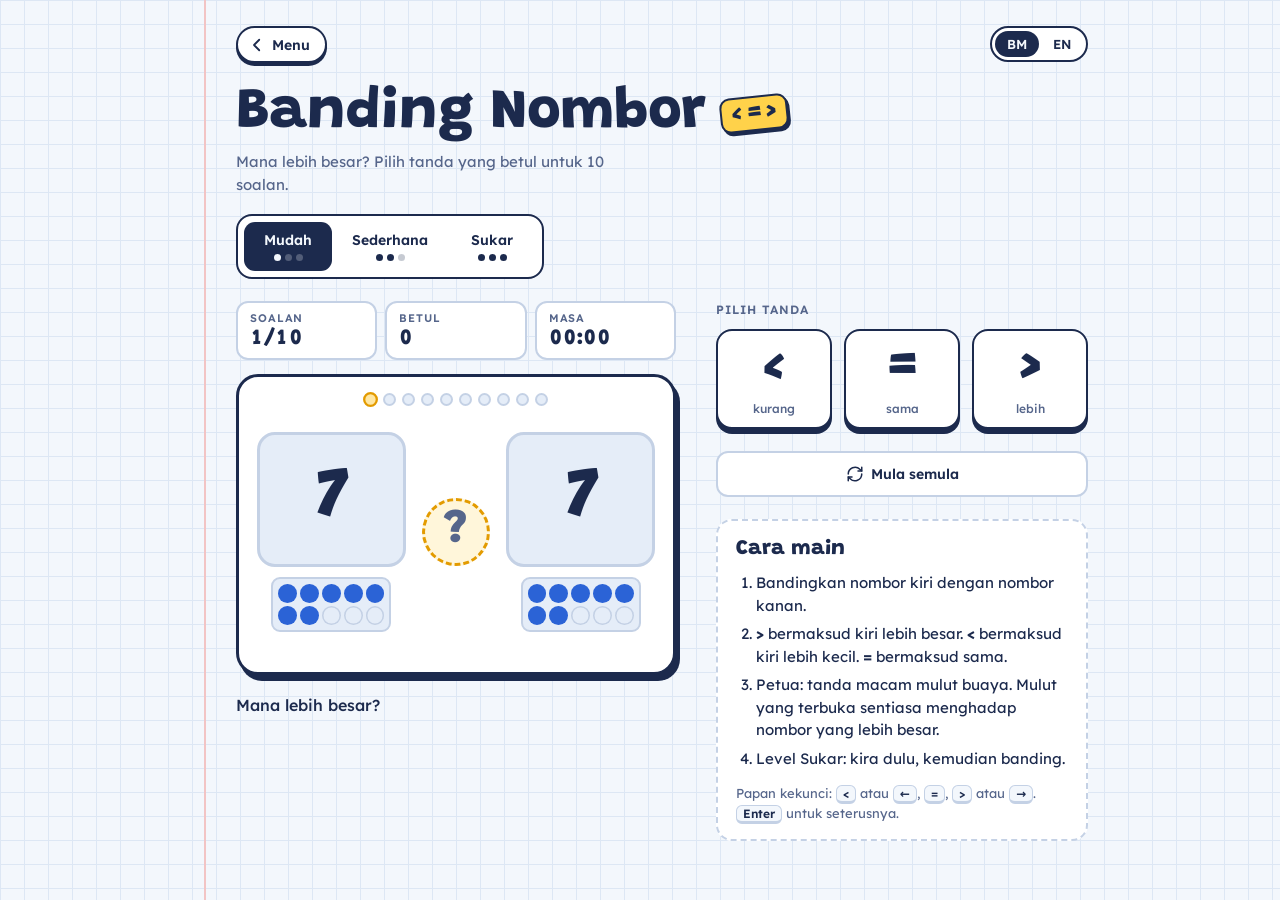
<file: games/banding-nombor/index.html>
<!doctype html>
<html lang="ms">
<head>
<meta charset="utf-8">
<meta name="viewport" content="width=device-width, initial-scale=1">
<meta name="description" content="Bandingkan dua nombor dengan tanda lebih, kurang atau sama. Compare two numbers with greater than, less than or equal. Dwibahasa / bilingual.">
<meta name="theme-color" content="#F3F7FC" media="(prefers-color-scheme: light)">
<meta name="theme-color" content="#161C26" media="(prefers-color-scheme: dark)">
<link rel="icon" href="../../assets/icon.svg" type="image/svg+xml">
<title data-en="Compare Numbers · Main Nombor">Banding Nombor · Main Nombor</title>
<link rel="preconnect" href="https://fonts.googleapis.com">
<link rel="preconnect" href="https://fonts.gstatic.com" crossorigin>
<link rel="stylesheet" href="https://fonts.googleapis.com/css2?family=Grandstander:wght@600;800&family=Lexend:wght@400;500;600&display=swap">
<link rel="stylesheet" href="../../assets/common.css">
<style>
.q-sheet{container-type:inline-size}
.cmp{display:grid;grid-template-columns:minmax(0,1fr) auto minmax(0,1fr);align-items:start;gap:4cqi;padding:26px 2px 18px}
.side-n{display:flex;flex-direction:column;align-items:center;gap:10px;min-width:0}
.tile{width:100%;display:grid;place-items:center;aspect-ratio:1.1;background:var(--box);border:3px solid var(--thin);border-radius:18px;font-family:var(--f-display);font-weight:800;font-size:clamp(40px,17cqi,84px);line-height:1;font-variant-numeric:tabular-nums;white-space:nowrap}
.tile.expr{font-size:clamp(24px,8.5cqi,42px);color:var(--ink)}
.tile.expr .op{color:var(--pen)}
.mid{align-self:center;width:clamp(56px,17cqi,84px);aspect-ratio:1;border-radius:50%;border:3px dashed var(--sel);background:var(--hl-soft);display:grid;place-items:center;font-family:var(--f-display);font-weight:800;font-size:clamp(34px,11cqi,54px);line-height:1;color:var(--muted)}
.mid.ok{border:3px solid var(--ok);background:var(--ok-bg);color:var(--ok-ink)}
.mid.bad{border:3px solid var(--bad);background:var(--bad-bg);color:var(--bad-ink)}
.frame{display:grid;grid-template-columns:repeat(5,minmax(0,1fr));gap:3px;width:min(100%,120px);padding:5px;border:2px solid var(--thin);border-radius:9px;background:var(--box)}
.frame i{aspect-ratio:1;border-radius:50%}
.frame i:not(.on){box-shadow:inset 0 0 0 1.5px var(--thin)}
.frame i.on{background:var(--pen)}
.fix{display:flex;justify-content:center;margin:0 0 6px;text-align:center}
.fix span{font-weight:600;background:var(--ok-bg);color:var(--ok-ink);border:2px solid var(--ok);border-radius:999px;padding:4px 14px}

.signs{display:grid;grid-template-columns:repeat(3,minmax(0,1fr));gap:12px}
.signs .num{font-size:52px;padding:14px 0 12px}
.signs .num small{font-size:12px}
.restart{width:100%}
@media (max-width:780px){.play{gap:18px}}
</style>
</head>
<body>
<main class="page">
  <div class="topbar"><a class="back" href="../../index.html#back"><svg viewBox="0 0 24 24" aria-hidden="true"><path d="M15 5l-7 7 7 7"/></svg>Menu</a></div>

  <header class="top">
    <div class="brand">
      <h1><span data-en="Compare Numbers">Banding Nombor</span> <span class="tag">&lt; = &gt;</span></h1>
      <p data-en="Which is bigger? Choose the correct sign for 10 questions.">Mana lebih besar? Pilih tanda yang betul untuk 10 soalan.</p>
    </div>
    <div class="levels" role="group" aria-label="Pilih level" data-en-label="Choose level">
      <button type="button" class="lvl" id="lvl-mudah" data-level="mudah"><span data-en="Easy">Mudah</span><span class="pips"><i class="on"></i><i></i><i></i></span></button>
      <button type="button" class="lvl" id="lvl-sederhana" data-level="sederhana"><span data-en="Medium">Sederhana</span><span class="pips"><i class="on"></i><i class="on"></i><i></i></span></button>
      <button type="button" class="lvl" id="lvl-sukar" data-level="sukar"><span data-en="Hard">Sukar</span><span class="pips"><i class="on"></i><i class="on"></i><i class="on"></i></span></button>
    </div>
  </header>

  <section class="play">
    <div class="board-col">
      <div class="stats">
        <div class="stat"><span data-en="Question">Soalan</span><b id="st-q">1/10</b></div>
        <div class="stat"><span data-en="Correct">Betul</span><b id="st-ok">0</b></div>
        <div class="stat"><span data-en="Time">Masa</span><b id="st-time">00:00</b></div>
      </div>
      <div class="sheet q-sheet">
        <div class="dots" id="dots" role="img"></div>
        <div id="q-area">
          <div class="cmp" id="cmp" aria-live="polite"></div>
          <div class="fix" id="fix" hidden><span></span></div>
        </div>
        <div class="result" id="result" hidden>
          <div class="stars" id="stars" aria-hidden="true"></div>
          <h2 id="res-title"></h2>
          <p id="res-text"></p>
          <div class="review" id="res-list"></div>
          <div class="win-actions">
            <button type="button" class="act primary" id="again" data-en="Play again">Main lagi</button>
            <button type="button" class="act" id="up" hidden></button>
          </div>
        </div>
      </div>
      <p class="status" id="status" role="status" aria-live="polite"></p>
    </div>

    <aside class="side">
      <div id="pad-wrap">
        <p class="label" data-en="Choose a sign">Pilih tanda</p>
        <div class="signs" id="signs">
          <button type="button" class="num" data-v="&lt;" aria-label="Kurang daripada" data-en-label="Less than">&lt;<small data-en="less">kurang</small></button>
          <button type="button" class="num" data-v="=" aria-label="Sama dengan" data-en-label="Equal to">=<small data-en="equal">sama</small></button>
          <button type="button" class="num" data-v="&gt;" aria-label="Lebih daripada" data-en-label="Greater than">&gt;<small data-en="more">lebih</small></button>
        </div>
      </div>
      <button type="button" class="act primary next" id="next" hidden><span>Seterusnya</span><svg viewBox="0 0 24 24"><path d="M5 12h14M13 6l6 6-6 6"/></svg></button>
      <button type="button" class="act restart" id="restart"><svg viewBox="0 0 24 24"><path d="M3 12a9 9 0 0 1 15.5-6.2L21 8"/><path d="M21 3v5h-5"/><path d="M21 12a9 9 0 0 1-15.5 6.2L3 16"/><path d="M3 21v-5h5"/></svg><span data-en="Restart">Mula semula</span></button>
      <div class="rules">
        <h2 data-en="How to play">Cara main</h2>
        <ol>
          <li data-en="Compare the number on the left with the number on the right.">Bandingkan nombor kiri dengan nombor kanan.</li>
          <li data-en="&lt;b&gt;&amp;gt;&lt;/b&gt; means the left is bigger. &lt;b&gt;&amp;lt;&lt;/b&gt; means the left is smaller. &lt;b&gt;=&lt;/b&gt; means they are the same."><b>&gt;</b> bermaksud kiri lebih besar. <b>&lt;</b> bermaksud kiri lebih kecil. <b>=</b> bermaksud sama.</li>
          <li data-en="Tip: the sign is like a crocodile's mouth. The open mouth always faces the bigger number.">Petua: tanda macam mulut buaya. Mulut yang terbuka sentiasa menghadap nombor yang lebih besar.</li>
          <li data-en="Hard level: work out the sum first, then compare.">Level Sukar: kira dulu, kemudian banding.</li>
        </ol>
        <p class="kbd-tip" data-en="Keyboard: &lt;kbd&gt;&amp;lt;&lt;/kbd&gt; or &lt;kbd&gt;←&lt;/kbd&gt;, &lt;kbd&gt;=&lt;/kbd&gt;, &lt;kbd&gt;&amp;gt;&lt;/kbd&gt; or &lt;kbd&gt;→&lt;/kbd&gt;. &lt;kbd&gt;Enter&lt;/kbd&gt; for next.">Papan kekunci: <kbd>&lt;</kbd> atau <kbd>←</kbd>, <kbd>=</kbd>, <kbd>&gt;</kbd> atau <kbd>→</kbd>. <kbd>Enter</kbd> untuk seterusnya.</p>
      </div>
    </aside>
  </section>
</main>

<script src="../../assets/common.js"></script>
<script src="../../assets/quiz.js"></script>
<script>
(() => {
const $=id=>document.getElementById(id);
const r=OG.rand,L=OG.L;
const LEVELS={
  mudah:{label:['Mudah','Easy']},          // 1–10 dengan titik
  sederhana:{label:['Sederhana','Medium']},// 1–20
  sukar:{label:['Sukar','Hard']}           // ayat tambah/tolak lawan nombor
};
const ORDER=['mudah','sederhana','sukar'];
const lbl=l=>L(LEVELS[l].label[0],LEVELS[l].label[1]);
const WORD={'<':['kurang daripada','is less than'],'>':['lebih daripada','is greater than'],'=':['sama dengan','is equal to']};
const word=s=>L(WORD[s][0],WORD[s][1]);
let level;

const sign=(x,y)=>x<y?'<':x>y?'>':'=';

function make(lv){
  const eq=Math.random()<.2;
  if(lv!=='sukar'){
    const max=lv==='mudah'?10:20;
    const a=r(1,max);let b=eq?a:r(1,max);
    if(!eq&&b===a)b=a===max?a-1:a+1;
    return {key:`${a}|${b}`,L:{v:a,t:String(a)},R:{v:b,t:String(b)},answer:sign(a,b),dots:lv==='mudah'};
  }
  let x,y,op,v;
  if(Math.random()<.6){v=r(3,20);x=r(1,v-1);y=v-x;op='+';}
  else{x=r(3,20);y=r(1,x-1);v=x-y;op='−';}
  const n=eq?v:Math.max(0,v+OG.pick([-3,-2,-1,1,2,3]));
  const expr={v,t:`${x} <span class="op">${op}</span> ${y}`,plain:`${x} ${op} ${y}`,expr:true};
  const num={v:n,t:String(n)};
  const [A,B]=Math.random()<.5?[expr,num]:[num,expr];
  return {key:`${A.plain||A.t}|${B.plain||B.t}`,L:A,R:B,answer:sign(A.v,B.v),dots:false};
}

function frame(n){
  let h='<div class="frame" aria-hidden="true">';
  for(let k=0;k<10;k++)h+=`<i class="${k<n?'on':''}"></i>`;
  return h+'</div>';
}
const plain=s=>s.plain||s.t;

function show(q){
  $('pad-wrap').hidden=false;$('fix').hidden=true;
  const side=s=>`<div class="side-n"><div class="tile${s.expr?' expr':''}"><span>${s.t}</span></div>${q.dots?frame(s.v):''}</div>`;
  $('cmp').innerHTML=side(q.L)+'<div class="mid" id="mid">?</div>'+side(q.R);
  $('cmp').setAttribute('aria-label',L(`${plain(q.L)} berbanding ${plain(q.R)}`,`${plain(q.L)} compared with ${plain(q.R)}`));
  $('signs').querySelectorAll('.num').forEach(b=>{b.disabled=false;b.classList.remove('ok','bad');});
}

function reveal(q,given,ok){
  const m=$('mid');
  m.textContent=given;m.className='mid '+(ok?'ok':'bad');
  OG.flash(m,ok?'pop':'shake');
  $('signs').querySelectorAll('.num').forEach(b=>{
    b.disabled=true;
    if(b.dataset.v===q.answer)b.classList.add('ok');else if(b.dataset.v===given)b.classList.add('bad');
  });
  if(!ok){$('fix').hidden=false;$('fix').querySelector('span').textContent=`${L('Jawapan betul','Correct answer')}: ${plain(q.L)} ${q.answer} ${plain(q.R)}`;}
}

function explain(q){
  const calc=[q.L,q.R].filter(s=>s.expr).map(s=>`${s.plain} = ${s.v}. `).join('');
  return `${L('Belum betul.','Not quite.')} ${calc}${q.L.v} ${word(q.answer)} ${q.R.v}.`;
}

const quiz=OG.quiz({
  game:'banding-nombor',total:10,
  make,show,reveal,explain,
  prompt:q=>q.L.expr||q.R.expr?L('Kira dulu, kemudian banding.','Work it out first, then compare.'):L('Mana lebih besar?','Which is bigger?'),
  praise:q=>`${OG.praise()} ${plain(q.L)} ${word(q.answer)} ${plain(q.R)}.`,
  review:(q,given)=>({sum:`${plain(q.L)} ${q.answer} ${plain(q.R)}`,note:L(`kamu pilih ${given}`,`you chose ${given}`)}),
  nextLevel:l=>{const i=ORDER.indexOf(l);return i<ORDER.length-1?{id:ORDER[i+1],label:L('level ','')+lbl(ORDER[i+1])}:null;},
  onUp:id=>setLevel(id),
  onFinish:()=>{$('pad-wrap').hidden=true;}
});

$('signs').querySelectorAll('.num').forEach(b=>b.addEventListener('click',()=>quiz.submit(b.dataset.v)));

function setLevel(l){
  level=l;OG.set('banding-nombor:level',l);
  ORDER.forEach(x=>$('lvl-'+x).setAttribute('aria-pressed',String(x===l)));
  quiz.start(l);
}
document.querySelectorAll('.lvl').forEach(b=>b.addEventListener('click',()=>setLevel(b.dataset.level)));
$('restart').addEventListener('click',()=>quiz.start(level));
OG.onLang(()=>setLevel(level));

document.addEventListener('keydown',e=>{
  if(e.defaultPrevented||e.metaKey||e.ctrlKey||e.altKey)return;
  const map={'<':'<',',':'<',ArrowLeft:'<','=':'=','>':'>','.':'>',ArrowRight:'>'};
  if(map[e.key]){e.preventDefault();quiz.submit(map[e.key]);}
});

/* Umur dari menu: ≤5 Mudah, 6 Sederhana, 7+ Sukar */
const fromAge=OG.levelForAge(OG.ageParam(),5,6);
const saved=fromAge||OG.get('banding-nombor:level','mudah');
setLevel(LEVELS[saved]?saved:'mudah');
})();
</script>
</body>
</html>
</file>
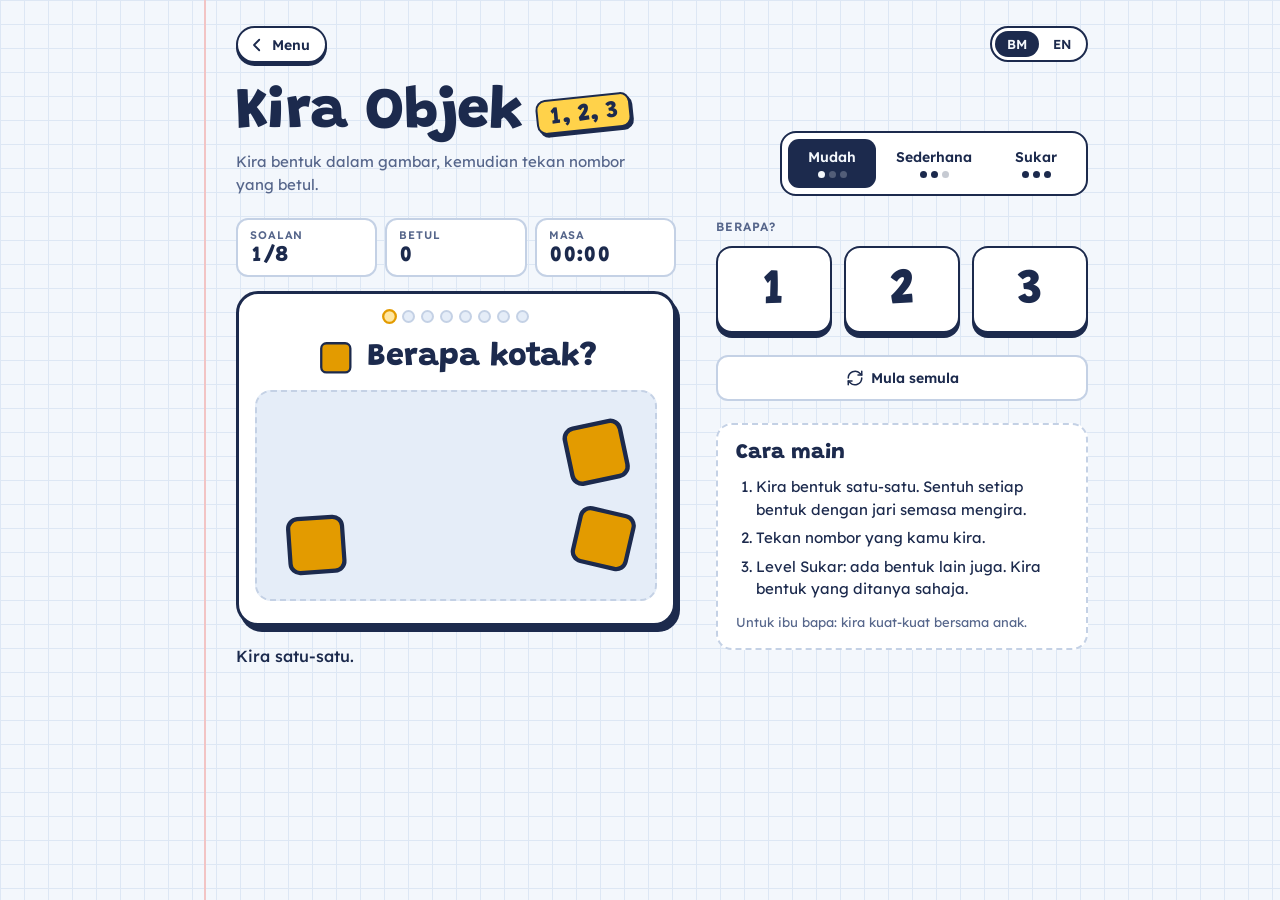
<file: games/kira-objek/index.html>
<!doctype html>
<html lang="ms">
<head>
<meta charset="utf-8">
<meta name="viewport" content="width=device-width, initial-scale=1">
<meta name="description" content="Game mengira untuk budak tadika: kira bentuk dalam gambar. Counting game for preschoolers. Dwibahasa / bilingual.">
<meta name="theme-color" content="#F3F7FC" media="(prefers-color-scheme: light)">
<meta name="theme-color" content="#161C26" media="(prefers-color-scheme: dark)">
<link rel="icon" href="../../assets/icon.svg" type="image/svg+xml">
<title data-en="Count Objects · Main Nombor">Kira Objek · Main Nombor</title>
<link rel="preconnect" href="https://fonts.googleapis.com">
<link rel="preconnect" href="https://fonts.gstatic.com" crossorigin>
<link rel="stylesheet" href="https://fonts.googleapis.com/css2?family=Grandstander:wght@600;800&family=Lexend:wght@400;500;600&display=swap">
<link rel="stylesheet" href="../../assets/common.css">
<style>
.ask{display:flex;align-items:center;justify-content:center;gap:10px;margin:14px 0 12px;font-family:var(--f-display);font-weight:800;font-size:clamp(24px,6vw,32px);line-height:1.1;text-align:center}
.ask svg{width:1.3em;height:1.3em;flex:none}
.tray{display:grid;gap:4px;padding:10px;background:var(--box);border:2px dashed var(--thin);border-radius:16px}
.spot{position:relative;aspect-ratio:1;display:grid;place-items:center}
.obj{position:relative;width:86%;height:86%;display:grid;place-items:center}
.obj svg{width:100%;height:100%;overflow:visible}
.obj .n{position:absolute;top:-6%;right:-8%;min-width:1.6em;height:1.6em;padding:0 .3em;border-radius:999px;background:var(--ink);color:var(--paper);font:800 clamp(11px,2.6vw,15px)/1.6em var(--f-display);text-align:center;animation:pop .3s ease-out both}
.obj.dim{opacity:.35}
.choices{display:grid;grid-template-columns:repeat(2,minmax(0,1fr));gap:12px}
.choices.three{grid-template-columns:repeat(3,minmax(0,1fr))}
.choices .num{font-size:50px;padding:18px 0 15px}
.restart{width:100%}
.tip{margin:12px 0 0;font-size:13px;color:var(--muted)}
/* warna bentuk */
.s-star{fill:var(--tag-bg)} .s-ball{fill:var(--pen)} .s-heart{fill:var(--bad)} .s-tri{fill:var(--ok)} .s-sq{fill:var(--sel)}
.shape{stroke:var(--edge);stroke-width:2.2;stroke-linejoin:round}
@media (max-width:780px){.play{gap:18px}}
</style>
</head>
<body>
<main class="page">
  <div class="topbar"><a class="back" href="../../index.html#back"><svg viewBox="0 0 24 24" aria-hidden="true"><path d="M15 5l-7 7 7 7"/></svg>Menu</a></div>

  <header class="top">
    <div class="brand">
      <h1><span data-en="Count Objects">Kira Objek</span> <span class="tag">1, 2, 3</span></h1>
      <p data-en="Count the shapes in the picture, then tap the right number.">Kira bentuk dalam gambar, kemudian tekan nombor yang betul.</p>
    </div>
    <div class="levels" role="group" aria-label="Pilih level" data-en-label="Choose level">
      <button type="button" class="lvl" id="lvl-mudah" data-level="mudah"><span data-en="Easy">Mudah</span><span class="pips"><i class="on"></i><i></i><i></i></span></button>
      <button type="button" class="lvl" id="lvl-sederhana" data-level="sederhana"><span data-en="Medium">Sederhana</span><span class="pips"><i class="on"></i><i class="on"></i><i></i></span></button>
      <button type="button" class="lvl" id="lvl-sukar" data-level="sukar"><span data-en="Hard">Sukar</span><span class="pips"><i class="on"></i><i class="on"></i><i class="on"></i></span></button>
    </div>
  </header>

  <section class="play">
    <div class="board-col">
      <div class="stats">
        <div class="stat"><span data-en="Question">Soalan</span><b id="st-q">1/8</b></div>
        <div class="stat"><span data-en="Correct">Betul</span><b id="st-ok">0</b></div>
        <div class="stat"><span data-en="Time">Masa</span><b id="st-time">00:00</b></div>
      </div>
      <div class="sheet q-sheet">
        <div class="dots" id="dots" role="img"></div>
        <div id="q-area">
          <div class="ask" id="ask"></div>
          <div class="tray" id="tray" role="img"></div>
        </div>
        <div class="result" id="result" hidden>
          <div class="stars" id="stars" aria-hidden="true"></div>
          <h2 id="res-title"></h2>
          <p id="res-text"></p>
          <div class="review" id="res-list"></div>
          <div class="win-actions">
            <button type="button" class="act primary" id="again" data-en="Play again">Main lagi</button>
            <button type="button" class="act" id="up" hidden></button>
          </div>
        </div>
      </div>
      <p class="status" id="status" role="status" aria-live="polite"></p>
    </div>

    <aside class="side">
      <div id="pad-wrap">
        <p class="label" data-en="How many?">Berapa?</p>
        <div class="choices" id="choices"></div>
      </div>
      <button type="button" class="act primary next" id="next" hidden><span>Seterusnya</span><svg viewBox="0 0 24 24"><path d="M5 12h14M13 6l6 6-6 6"/></svg></button>
      <button type="button" class="act restart" id="restart"><svg viewBox="0 0 24 24"><path d="M3 12a9 9 0 0 1 15.5-6.2L21 8"/><path d="M21 3v5h-5"/><path d="M21 12a9 9 0 0 1-15.5 6.2L3 16"/><path d="M3 21v-5h5"/></svg><span data-en="Restart">Mula semula</span></button>
      <div class="rules">
        <h2 data-en="How to play">Cara main</h2>
        <ol>
          <li data-en="Count the shapes one by one. Touch each shape with your finger as you count.">Kira bentuk satu-satu. Sentuh setiap bentuk dengan jari semasa mengira.</li>
          <li data-en="Tap the number you counted.">Tekan nombor yang kamu kira.</li>
          <li data-en="Hard level: there are other shapes too. Count only the shape that is asked.">Level Sukar: ada bentuk lain juga. Kira bentuk yang ditanya sahaja.</li>
        </ol>
        <p class="tip" data-en="For parents: count out loud together with your child.">Untuk ibu bapa: kira kuat-kuat bersama anak.</p>
      </div>
    </aside>
  </section>
</main>

<script src="../../assets/common.js"></script>
<script src="../../assets/quiz.js"></script>
<script>
(() => {
const $=id=>document.getElementById(id);
const r=OG.rand,L=OG.L;

/* Level: julat bilangan + saiz dulang + ada bentuk pengacau atau tidak */
const LEVELS={
  mudah:    {label:['Mudah','Easy'],min:1,max:5,cols:4,rows:2,mix:false,choices:3},
  sederhana:{label:['Sederhana','Medium'],min:3,max:10,cols:5,rows:3,mix:false,choices:4},
  sukar:    {label:['Sukar','Hard'],min:3,max:10,cols:6,rows:4,mix:true,choices:4}
};
const ORDER=['mudah','sederhana','sukar'];
const lbl=l=>L(LEVELS[l].label[0],LEVELS[l].label[1]);

/* Bentuk (SVG 40×40) + nama [BM, English] */
const SHAPES={
  star:{name:['bintang','stars'],svg:'<path class="shape s-star" d="M20 3l4.9 10.4 11.3 1.4-8.3 7.8 2.2 11.2L20 28.2l-10.1 5.6 2.2-11.2-8.3-7.8 11.3-1.4z"/>'},
  ball:{name:['bola','balls'],svg:'<circle class="shape s-ball" cx="20" cy="20" r="15"/><path d="M9 14c6 4 16 4 22 0" fill="none" stroke="rgba(255,255,255,.55)" stroke-width="2.4" stroke-linecap="round"/>'},
  heart:{name:['hati','hearts'],svg:'<path class="shape s-heart" d="M20 34S5 25 5 14.5C5 9.3 9 6 13.2 6c3 0 5.4 1.7 6.8 4.2C21.4 7.7 23.8 6 26.8 6 31 6 35 9.3 35 14.5 35 25 20 34 20 34z"/>'},
  tri:{name:['segi tiga','triangles'],svg:'<path class="shape s-tri" d="M20 5l16 29H4z"/>'},
  sq:{name:['kotak','squares'],svg:'<rect class="shape s-sq" x="6" y="6" width="28" height="28" rx="5"/>'}
};
const KINDS=Object.keys(SHAPES);
const nameOf=k=>L(SHAPES[k].name[0],SHAPES[k].name[1]);
const svgOf=k=>`<svg viewBox="0 0 40 40" aria-hidden="true">${SHAPES[k].svg}</svg>`;
let level;

function make(lv){
  const c=LEVELS[lv],kind=OG.pick(KINDS),n=r(c.min,c.max),cells=c.cols*c.rows;
  const items=Array(n).fill(kind);
  if(c.mix){
    const others=KINDS.filter(k=>k!==kind),extra=Math.min(cells-n,r(3,7));
    for(let i=0;i<extra;i++)items.push(OG.pick(others));
  }
  const spots=OG.shuffle([...Array(cells).keys()]).slice(0,items.length);
  const layout=Array(cells).fill(null);
  OG.shuffle(items).forEach((k,i)=>{layout[spots[i]]={k,rot:r(-18,18),sc:.86+Math.random()*.2,dx:r(-6,6),dy:r(-6,6)};});
  return {key:kind+n+spots.join(','),kind,answer:n,layout,lv};
}

function choicesFor(q){
  const c=LEVELS[q.lv],set=new Set([q.answer]);
  for(const v of OG.shuffle([q.answer+1,q.answer-1,q.answer+2,q.answer-2,q.answer+3])){
    if(set.size>=c.choices)break;
    if(v>=1&&v<=c.max+2)set.add(v);
  }
  while(set.size<c.choices)set.add(r(1,c.max+2));
  return [...set].sort((a,b)=>a-b);
}

function show(q){
  const c=LEVELS[q.lv];
  $('pad-wrap').hidden=false;
  $('ask').innerHTML=`${svgOf(q.kind)}<span>${L(`Berapa ${nameOf(q.kind)}?`,`How many ${nameOf(q.kind)}?`)}</span>`;
  const tray=$('tray');
  tray.style.gridTemplateColumns=`repeat(${c.cols},minmax(0,1fr))`;
  tray.innerHTML=q.layout.map(o=>o?`<div class="spot"><span class="obj" data-k="${o.k}" style="transform:translate(${o.dx}%,${o.dy}%) rotate(${o.rot}deg) scale(${o.sc.toFixed(2)})">${svgOf(o.k)}</span></div>`:'<div class="spot"></div>').join('');
  tray.setAttribute('aria-label',L(`Gambar dengan beberapa bentuk. Berapa ${nameOf(q.kind)}?`,`A picture with some shapes. How many ${nameOf(q.kind)}?`));
  const box=$('choices');
  box.className='choices'+(c.choices===3?' three':'');
  box.innerHTML='';
  choicesFor(q).forEach(v=>{
    const b=document.createElement('button');
    b.type='button';b.className='num';b.textContent=v;b.dataset.v=v;
    b.addEventListener('click',()=>quiz.submit(v));
    box.appendChild(b);
  });
}

function reveal(q,given,ok){
  $('choices').querySelectorAll('.num').forEach(b=>{
    const v=+b.dataset.v;b.disabled=true;
    if(v===q.answer)b.classList.add('ok');else if(v===given)b.classList.add('bad');
  });
  /* Nombor setiap bentuk yang betul, satu-satu — bantu budak tengok cara mengira */
  let k=0;
  $('tray').querySelectorAll('.obj').forEach(o=>{
    if(o.dataset.k!==q.kind){o.classList.add('dim');return;}
    k++;
    const n=document.createElement('span');
    n.className='n';n.textContent=k;n.style.animationDelay=(OG.reduce?0:k*90)+'ms';
    o.appendChild(n);
  });
}

const quiz=OG.quiz({
  game:'kira-objek',total:8,delay:1600,
  make,show,reveal,
  prompt:()=>L('Kira satu-satu.','Count them one by one.'),
  praise:q=>`${OG.praise()} ${q.answer} ${nameOf(q.kind)}.`,
  explain:q=>L(`Belum betul. Ada ${q.answer} ${nameOf(q.kind)}. Tengok nombor pada setiap bentuk.`,`Not quite. There are ${q.answer} ${nameOf(q.kind)}. Look at the number on each shape.`),
  review:(q,given)=>({sum:`${q.answer} ${nameOf(q.kind)}`,note:L(`kamu pilih ${given}`,`you chose ${given}`)}),
  nextLevel:l=>{const i=ORDER.indexOf(l);return i<ORDER.length-1?{id:ORDER[i+1],label:L('level ','')+lbl(ORDER[i+1])}:null;},
  onUp:id=>setLevel(id),
  onFinish:()=>{$('pad-wrap').hidden=true;}
});

function setLevel(l){
  level=l;OG.set('kira-objek:level',l);
  ORDER.forEach(x=>$('lvl-'+x).setAttribute('aria-pressed',String(x===l)));
  quiz.start(l);
}
document.querySelectorAll('.lvl').forEach(b=>b.addEventListener('click',()=>setLevel(b.dataset.level)));
$('restart').addEventListener('click',()=>quiz.start(level));
OG.onLang(()=>setLevel(level));

/* Umur dari menu: ≤4 Mudah, 5 Sederhana, 6+ Sukar */
const fromAge=OG.levelForAge(OG.ageParam(),4,5);
const saved=fromAge||OG.get('kira-objek:level','mudah');
setLevel(LEVELS[saved]?saved:'mudah');
})();
</script>
</body>
</html>
</file>
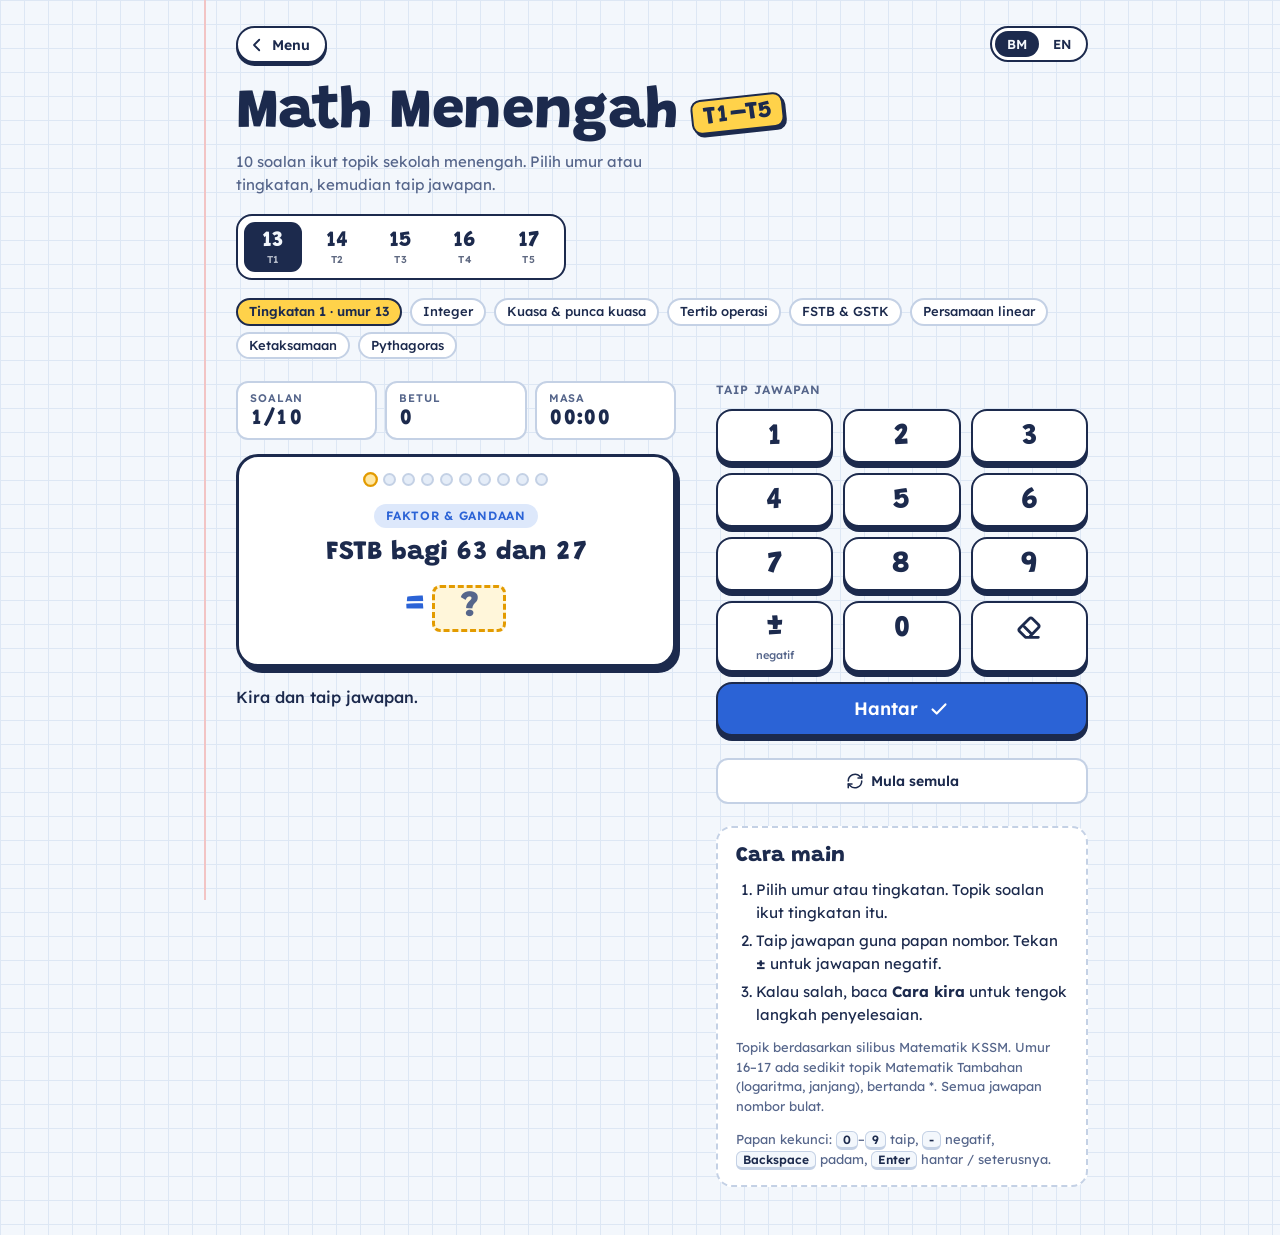
<file: games/math-menengah/index.html>
<!doctype html>
<html lang="ms">
<head>
<meta charset="utf-8">
<meta name="viewport" content="width=device-width, initial-scale=1">
<meta name="description" content="Soalan matematik sekolah menengah, Tingkatan 1 hingga 5 (umur 13 hingga 17). Secondary school maths questions, Form 1 to 5. Dwibahasa / bilingual.">
<meta name="theme-color" content="#F3F7FC" media="(prefers-color-scheme: light)">
<meta name="theme-color" content="#161C26" media="(prefers-color-scheme: dark)">
<link rel="icon" href="../../assets/icon.svg" type="image/svg+xml">
<title data-en="Secondary Math · Main Nombor">Math Menengah · Main Nombor</title>
<link rel="preconnect" href="https://fonts.googleapis.com">
<link rel="preconnect" href="https://fonts.gstatic.com" crossorigin>
<link rel="stylesheet" href="https://fonts.googleapis.com/css2?family=Grandstander:wght@600;800&family=Lexend:wght@400;500;600&display=swap">
<link rel="stylesheet" href="../../assets/common.css">
<style>
.ages .lvl{flex:1;min-width:58px;padding:8px 6px 7px;gap:3px}
.ages .lvl b{font-family:var(--f-display);font-size:22px;font-weight:800;line-height:1}
.ages .lvl span{font-size:10px;letter-spacing:.06em;text-transform:uppercase;opacity:.7}
.info{display:flex;flex-wrap:wrap;gap:6px 8px;margin:-4px 0 0;padding:0;list-style:none}
.info li{font-size:13px;font-weight:500;background:var(--card);border:2px solid var(--thin);border-radius:999px;padding:2px 11px}
.info li:first-child{background:var(--tag-bg);border-color:var(--edge);color:var(--tag-ink);font-weight:600}

.q-sheet{container-type:inline-size}
.qbody{display:flex;flex-direction:column;align-items:center;gap:10px;padding:18px 4px 10px;text-align:center}
.topic{font-size:12px;font-weight:600;letter-spacing:.06em;text-transform:uppercase;color:var(--pen);background:var(--same);border-radius:999px;padding:3px 12px}
.ctx{margin:0;font-size:16px;color:var(--ink);max-width:34ch;text-wrap:balance}
.expr{font-family:var(--f-display);font-weight:800;line-height:1.15;font-size:clamp(22px,6.6cqi,32px);text-wrap:balance;font-variant-numeric:tabular-nums}
.expr.lg{font-size:clamp(28px,9cqi,44px)}
.expr.xl{font-size:clamp(36px,13cqi,62px)}
.expr sup,.ansline sup{font-size:.55em;line-height:0}
.expr sub,.ansline sub{font-size:.5em;line-height:0}
.mat{display:inline-grid;grid-template-columns:repeat(2,auto);gap:.02em .7em;padding:.06em .4em;margin-left:.15em;border-left:.09em solid currentColor;border-right:.09em solid currentColor;border-radius:.28em;vertical-align:middle;font-size:.85em;line-height:1.15}
.mat i{font-style:normal;text-align:right}
.ansline{display:flex;align-items:center;justify-content:center;gap:.25em;font-family:var(--f-display);font-weight:800;font-size:clamp(26px,8.4cqi,40px);line-height:1;margin-top:6px;white-space:nowrap}
.ansline .ask{color:var(--pen)}
.slot{min-width:2.2em;padding:.14em .3em .08em;border:3px dashed var(--sel);border-radius:.24em;background:var(--hl-soft);text-align:center;color:var(--muted);font-variant-numeric:tabular-nums}
.slot.filled{color:var(--ink);border-style:solid}
.slot.ok{background:var(--ok-bg);border:3px solid var(--ok);color:var(--ok-ink)}
.slot.bad{background:var(--bad-bg);border:3px solid var(--bad);color:var(--bad-ink);text-decoration:line-through;text-decoration-thickness:.07em}
.fix{display:flex;justify-content:center;margin:4px 0 0}
.fix span{font-weight:600;background:var(--ok-bg);color:var(--ok-ink);border:2px solid var(--ok);border-radius:999px;padding:4px 14px}
.steps{margin:12px 2px 2px;padding:10px 14px;background:var(--box);border-left:4px solid var(--pen);border-radius:10px;font-size:15px;line-height:1.55;text-align:left}
.steps b{display:block;font-size:12px;letter-spacing:.08em;text-transform:uppercase;color:var(--muted);margin-bottom:2px}

.keypad{display:grid;grid-template-columns:repeat(3,minmax(0,1fr));gap:10px}
.keypad .num{font-size:30px;padding:11px 0 9px}
.keypad .num svg{width:28px;height:28px;fill:none;stroke:currentColor;stroke-width:2.4;stroke-linecap:round;stroke-linejoin:round}
.keypad .neg.on{background:var(--hl);border-color:var(--sel)}
.keypad .go-btn{grid-column:1/-1;flex-direction:row;justify-content:center;gap:10px;font-family:var(--f-body);font-size:18px;font-weight:600;background:var(--pen);color:var(--pen-ink);padding:14px 0}
.keypad .go-btn svg{width:22px;height:22px}
.restart{width:100%}
.syl{margin:12px 0 0;font-size:13px;color:var(--muted)}
@media (max-width:780px){.play{gap:18px}.brand p{font-size:14px}}
@media (max-width:560px){.ages .lvl{min-width:0}}
</style>
</head>
<body>
<main class="page">
  <div class="topbar"><a class="back" href="../../index.html#back"><svg viewBox="0 0 24 24" aria-hidden="true"><path d="M15 5l-7 7 7 7"/></svg>Menu</a></div>

  <header class="top">
    <div class="brand">
      <h1><span data-en="Secondary Math">Math Menengah</span> <span class="tag" data-en="F1–F5">T1–T5</span></h1>
      <p data-en="10 questions on secondary school topics. Choose an age or form, then type your answers.">10 soalan ikut topik sekolah menengah. Pilih umur atau tingkatan, kemudian taip jawapan.</p>
    </div>
    <div class="levels ages" id="ages" role="group" aria-label="Pilih umur" data-en-label="Choose age"></div>
  </header>
  <ul class="info" id="info" aria-live="polite"></ul>

  <section class="play">
    <div class="board-col">
      <div class="stats">
        <div class="stat"><span data-en="Question">Soalan</span><b id="st-q">1/10</b></div>
        <div class="stat"><span data-en="Correct">Betul</span><b id="st-ok">0</b></div>
        <div class="stat"><span data-en="Time">Masa</span><b id="st-time">00:00</b></div>
      </div>
      <div class="sheet q-sheet">
        <div class="dots" id="dots" role="img"></div>
        <div id="q-area">
          <div class="qbody">
            <span class="topic" id="topic"></span>
            <p class="ctx" id="ctx"></p>
            <div class="expr" id="expr"></div>
            <div class="ansline" id="ansline"></div>
          </div>
          <div class="fix" id="fix" hidden><span></span></div>
          <div class="steps" id="steps" hidden></div>
        </div>
        <div class="result" id="result" hidden>
          <div class="stars" id="stars" aria-hidden="true"></div>
          <h2 id="res-title"></h2>
          <p id="res-text"></p>
          <div class="review" id="res-list"></div>
          <div class="win-actions">
            <button type="button" class="act primary" id="again" data-en="Play again">Main lagi</button>
            <button type="button" class="act" id="up" hidden></button>
          </div>
        </div>
      </div>
      <p class="status" id="status" role="status" aria-live="polite"></p>
    </div>

    <aside class="side">
      <div id="pad-wrap">
        <p class="label" data-en="Type the answer">Taip jawapan</p>
        <div class="keypad" id="keypad"></div>
      </div>
      <button type="button" class="act primary next" id="next" hidden><span>Seterusnya</span><svg viewBox="0 0 24 24"><path d="M5 12h14M13 6l6 6-6 6"/></svg></button>
      <button type="button" class="act restart" id="restart"><svg viewBox="0 0 24 24"><path d="M3 12a9 9 0 0 1 15.5-6.2L21 8"/><path d="M21 3v5h-5"/><path d="M21 12a9 9 0 0 1-15.5 6.2L3 16"/><path d="M3 21v-5h5"/></svg><span data-en="Restart">Mula semula</span></button>
      <div class="rules">
        <h2 data-en="How to play">Cara main</h2>
        <ol>
          <li data-en="Choose an age or form. The topics follow that form.">Pilih umur atau tingkatan. Topik soalan ikut tingkatan itu.</li>
          <li data-en="Type your answer on the number pad. Press &lt;b&gt;±&lt;/b&gt; for a negative answer.">Taip jawapan guna papan nombor. Tekan <b>±</b> untuk jawapan negatif.</li>
          <li data-en="If you get it wrong, read the &lt;b&gt;Working&lt;/b&gt; box to see the steps.">Kalau salah, baca <b>Cara kira</b> untuk tengok langkah penyelesaian.</li>
        </ol>
        <p class="syl" data-en="Topics are based on the KSSM Mathematics syllabus. Ages 16–17 include some Additional Mathematics (logarithms, progressions), marked *. All answers are whole numbers.">Topik berdasarkan silibus Matematik KSSM. Umur 16–17 ada sedikit topik Matematik Tambahan (logaritma, janjang), bertanda *. Semua jawapan nombor bulat.</p>
        <p class="kbd-tip" data-en="Keyboard: &lt;kbd&gt;0&lt;/kbd&gt;–&lt;kbd&gt;9&lt;/kbd&gt; type, &lt;kbd&gt;-&lt;/kbd&gt; negative, &lt;kbd&gt;Backspace&lt;/kbd&gt; delete, &lt;kbd&gt;Enter&lt;/kbd&gt; submit / next.">Papan kekunci: <kbd>0</kbd>–<kbd>9</kbd> taip, <kbd>-</kbd> negatif, <kbd>Backspace</kbd> padam, <kbd>Enter</kbd> hantar / seterusnya.</p>
      </div>
    </aside>
  </section>
</main>

<script src="../../assets/common.js"></script>
<script src="../../assets/quiz.js"></script>
<script>
(() => {
const $=id=>document.getElementById(id);
const r=OG.rand,pick=OG.pick,L=OG.L;

/* ===== Helper format nombor ===== */
const nz=(lo,hi)=>{let v;do{v=r(lo,hi);}while(v===0);return v;};
const N=n=>n<0?'−'+(-n):String(n);
const P=n=>n<0?'('+N(n)+')':N(n);
const big=n=>(n<0?'−':'')+Math.abs(n).toLocaleString('en-US');
const sgn=n=>n<0?` − ${-n}`:` + ${n}`;
const co=(a,v)=>a===1?v:a===-1?'−'+v:N(a)+v;
const term=(a,v)=>a<0?` − ${co(-a,v)}`:` + ${co(a,v)}`;
const sup=n=>`<sup>${N(n)}</sup>`;
const gcd=(a,b)=>b?gcd(b,a%b):Math.abs(a);
const SUP='⁰¹²³⁴⁵⁶⁷⁸⁹';
const supU=n=>String(n).split('').map(d=>SUP[d]).join('');
const fac=v=>v===0?'x':`(x${sgn(-v)})`;

/* ===== Jenis soalan. Setiap satu pulangkan:
   {topic, ctx?, expr, ask?, pre?, post?, answer (integer), why (langkah kira)}
   Teks dijana ikut bahasa semasa (OG.L). ===== */
const T={
  /* --- Tingkatan 1 --- */
  integer(){
    const op=pick(['+','−','×','÷']);let a,b,c;
    if(op==='+'){a=nz(-20,20);b=nz(-20,20);c=a+b;}
    else if(op==='−'){a=nz(-20,20);b=nz(-20,20);c=a-b;}
    else if(op==='×'){a=nz(-12,12);b=nz(-9,9);if(a>0&&b>0)a=-a;c=a*b;}
    else{b=nz(-9,9);if(Math.abs(b)===1)b*=2;c=nz(-12,12);a=b*c;if(a>0&&b>0){a=-a;c=-c;}}
    const expr=`${N(a)} ${op} ${P(b)}`;
    const rule=op==='×'||op==='÷'?L(' Tanda sama → positif, tanda berbeza → negatif.',' Same signs → positive, different signs → negative.')
      :op==='−'&&b<0?L(` Tolak nombor negatif sama dengan tambah: ${N(a)} + ${-b}.`,` Subtracting a negative is the same as adding: ${N(a)} + ${-b}.`):'';
    return {topic:L('Integer','Integers'),expr,answer:c,why:`${expr} = ${N(c)}.${rule}`};
  },
  power(){
    const k=pick(['sq','sqrt','cube','cbrt']);
    if(k==='sq'){const n=r(2,15);return {topic:L('Kuasa dua','Squares'),expr:`${n}${sup(2)}`,answer:n*n,why:`${n} × ${n} = ${n*n}`};}
    if(k==='sqrt'){const n=r(2,15);return {topic:L('Punca kuasa dua','Square roots'),expr:`√${n*n}`,answer:n,why:`${n} × ${n} = ${n*n}, ${L('jadi','so')} √${n*n} = ${n}`};}
    const n=r(2,6)*(Math.random()<.3?-1:1);
    if(k==='cube')return {topic:L('Kuasa tiga','Cubes'),expr:`${P(n)}${sup(3)}`,answer:n**3,why:`${P(n)} × ${P(n)} × ${P(n)} = ${N(n**3)}`};
    return {topic:L('Punca kuasa tiga','Cube roots'),expr:`∛${P(n**3)}`,answer:n,why:`${P(n)} × ${P(n)} × ${P(n)} = ${N(n**3)}, ${L('jadi','so')} ∛${P(n**3)} = ${N(n)}`};
  },
  order(){
    const t=r(1,3),topic=L('Tertib operasi','Order of operations');
    if(t===1){const a=r(2,20),b=r(2,9),c=r(2,9);
      return {topic,expr:`${a} + ${b} × ${c}`,answer:a+b*c,why:L(`Darab dulu: ${b} × ${c} = ${b*c}. Kemudian ${a} + ${b*c} = ${a+b*c}.`,`Multiply first: ${b} × ${c} = ${b*c}. Then ${a} + ${b*c} = ${a+b*c}.`)};}
    if(t===2){const c=r(2,6),q=r(2,8),b=r(1,10),a=b+c*q,d=r(1,10);
      return {topic,expr:`(${a} − ${b}) ÷ ${c} + ${d}`,answer:q+d,why:L(`Kurungan dulu: ${a} − ${b} = ${a-b}. Bahagi: ${a-b} ÷ ${c} = ${q}. Tambah: ${q} + ${d} = ${q+d}.`,`Brackets first: ${a} − ${b} = ${a-b}. Divide: ${a-b} ÷ ${c} = ${q}. Add: ${q} + ${d} = ${q+d}.`)};}
    const a=r(2,9),b=r(2,9),c=r(2,9),d=r(2,9);
    return {topic,expr:`${a} × ${b} − ${c} × ${d}`,answer:a*b-c*d,why:L(`Darab dulu: ${a} × ${b} = ${a*b} dan ${c} × ${d} = ${c*d}. Kemudian ${a*b} − ${c*d} = ${N(a*b-c*d)}.`,`Multiply first: ${a} × ${b} = ${a*b} and ${c} × ${d} = ${c*d}. Then ${a*b} − ${c*d} = ${N(a*b-c*d)}.`)};
  },
  hcf(){
    let [m,n]=pick([[2,3],[2,5],[3,4],[3,5],[2,7],[4,5],[3,7],[5,6],[4,7],[5,7]]);
    if(Math.random()<.5)[m,n]=[n,m];
    const g=r(2,9),a=g*m,b=g*n,topic=L('Faktor & gandaan','Factors & multiples'),split=`${a} = ${g} × ${m} ${L('dan','and')} ${b} = ${g} × ${n}.`;
    if(Math.random()<.5)return {topic,expr:L(`FSTB bagi ${a} dan ${b}`,`HCF of ${a} and ${b}`),answer:g,why:`${split} ${L('Faktor sepunya terbesar','Highest common factor')} = ${g}.`};
    return {topic,expr:L(`GSTK bagi ${a} dan ${b}`,`LCM of ${a} and ${b}`),answer:g*m*n,why:`${split} ${L('Gandaan sepunya terkecil','Lowest common multiple')} = ${g} × ${m} × ${n} = ${g*m*n}.`};
  },
  eq1(){
    const x=nz(-6,20),t=r(1,4),topic=L('Persamaan linear','Linear equations');
    if(t===1){const a=r(2,15);return {topic,expr:`x + ${a} = ${N(x+a)}`,ask:'x',answer:x,why:`x = ${N(x+a)} − ${a} = ${N(x)}`};}
    if(t===2){const a=r(2,15);return {topic,expr:`x − ${a} = ${N(x-a)}`,ask:'x',answer:x,why:`x = ${N(x-a)} + ${a} = ${N(x)}`};}
    if(t===3){const a=r(2,9);return {topic,expr:`${a}x = ${N(a*x)}`,ask:'x',answer:x,why:`x = ${N(a*x)} ÷ ${a} = ${N(x)}`};}
    const a=r(2,6);return {topic,expr:`x ÷ ${a} = ${N(x)}`,ask:'x',answer:a*x,why:`x = ${N(x)} × ${a} = ${N(a*x)}`};
  },
  ineq(){
    const a=r(2,6),x0=r(-5,10),b=nz(-12,12),c=a*x0+b,k=r(1,3),lhs=`${a}x${sgn(b)}`,topic=L('Ketaksamaan linear','Linear inequalities');
    const small=L('Cari integer x yang terkecil.','Find the smallest integer x.'),large=L('Cari integer x yang terbesar.','Find the largest integer x.');
    if(k===1)return {topic,ctx:small,expr:`${lhs} > ${N(c)}`,ask:'x',answer:x0+1,why:L(`${a}x > ${N(c-b)}, jadi x > ${N(x0)}. Integer terkecil = ${N(x0+1)}.`,`${a}x > ${N(c-b)}, so x > ${N(x0)}. Smallest integer = ${N(x0+1)}.`)};
    if(k===2)return {topic,ctx:small,expr:`${lhs} ≥ ${N(c)}`,ask:'x',answer:x0,why:L(`${a}x ≥ ${N(c-b)}, jadi x ≥ ${N(x0)}. Integer terkecil = ${N(x0)}.`,`${a}x ≥ ${N(c-b)}, so x ≥ ${N(x0)}. Smallest integer = ${N(x0)}.`)};
    return {topic,ctx:large,expr:`${lhs} < ${N(c)}`,ask:'x',answer:x0-1,why:L(`${a}x < ${N(c-b)}, jadi x < ${N(x0)}. Integer terbesar = ${N(x0-1)}.`,`${a}x < ${N(c-b)}, so x < ${N(x0)}. Largest integer = ${N(x0-1)}.`)};
  },
  pythag(){
    const [a,b,c]=pick([[3,4,5],[5,12,13],[8,15,17],[7,24,25],[6,8,10],[9,12,15],[12,16,20],[20,21,29],[9,40,41]]),topic=L('Teorem Pythagoras',"Pythagoras' theorem");
    if(Math.random()<.6)return {topic,ctx:L(`Segi tiga bersudut tegak dengan sisi ${a} cm dan ${b} cm.`,`A right-angled triangle has sides ${a} cm and ${b} cm.`),expr:L('Panjang hipotenus','Length of the hypotenuse'),post:'cm',answer:c,why:`c = √(${a}² + ${b}²) = √(${a*a} + ${b*b}) = √${c*c} = ${c} cm`};
    return {topic,ctx:L(`Segi tiga bersudut tegak. Hipotenus ${c} cm, satu sisi ${a} cm.`,`A right-angled triangle. Hypotenuse ${c} cm, one side ${a} cm.`),expr:L('Panjang sisi satu lagi','Length of the other side'),post:'cm',answer:b,why:`b = √(${c}² − ${a}²) = √(${c*c} − ${a*a}) = √${b*b} = ${b} cm`};
  },

  /* --- Tingkatan 2 --- */
  seq(){
    const topic=L('Pola & jujukan','Patterns & sequences'),ctx=L('Cari sebutan seterusnya.','Find the next term.');
    if(Math.random()<.65){
      const a=r(-10,20),d=nz(-6,9),t=[0,1,2,3].map(k=>a+k*d);
      return {topic,ctx,expr:t.map(N).join(', ')+', …',answer:a+4*d,why:`${L('Beza sepunya','Common difference')} = ${N(d)}. ${N(t[3])}${sgn(d)} = ${N(a+4*d)}.`};
    }
    const a=r(1,5),q=pick([2,3,-2]),t=[0,1,2,3].map(k=>a*q**k);
    return {topic,ctx,expr:t.map(N).join(', ')+', …',answer:a*q**4,why:`${L('Setiap sebutan didarab dengan','Each term is multiplied by')} ${N(q)}. ${N(t[3])} × ${P(q)} = ${N(a*q**4)}.`};
  },
  subst(){
    const a=nz(-5,6),b=nz(-5,6),t=r(1,3),topic=L('Rumus algebra','Algebraic formulae'),ctx=L(`Jika a = ${N(a)} dan b = ${N(b)},`,`If a = ${N(a)} and b = ${N(b)},`);
    if(t===1){const p=r(2,6),q=nz(-6,6),v=p*a+q*b;
      return {topic,ctx,expr:`${p}a${term(q,'b')}`,answer:v,why:`${p} × ${P(a)}${q<0?' − ':' + '}${Math.abs(q)} × ${P(b)} = ${N(p*a)}${sgn(q*b)} = ${N(v)}`};}
    if(t===2){const v=a*a+b;return {topic,ctx,expr:`a${sup(2)} + b`,answer:v,why:`${P(a)}² + ${P(b)} = ${a*a}${sgn(b)} = ${N(v)}`};}
    const p=r(1,6),v=a*(b-p);
    return {topic,ctx,expr:`a(b − ${p})`,answer:v,why:`${P(a)} × (${N(b)} − ${p}) = ${P(a)} × ${P(b-p)} = ${N(v)}`};
  },
  eq2(){
    const x=nz(-9,12),a=r(2,9),topic=L('Persamaan linear','Linear equations'),so=L('jadi','so');
    if(Math.random()<.6){const b=nz(-15,15),c=a*x+b;
      return {topic,expr:`${a}x${sgn(b)} = ${N(c)}`,ask:'x',answer:x,why:`${a}x = ${N(c)}${sgn(-b)} = ${N(c-b)}, ${so} x = ${N(c-b)} ÷ ${a} = ${N(x)}`};}
    const b=nz(-8,8),c=a*(x+b);
    return {topic,expr:`${a}(x${sgn(b)}) = ${N(c)}`,ask:'x',answer:x,why:`x${sgn(b)} = ${N(c)} ÷ ${a} = ${N(x+b)}, ${so} x = ${N(x+b)}${sgn(-b)} = ${N(x)}`};
  },
  speed(){
    const v=r(4,24)*5,t=r(2,5),d=v*t,k=r(1,3),topic=L('Laju','Speed'),kmh=L('km/j','km/h'),hr=L('jam','hours');
    if(k===1)return {topic,ctx:L(`Sebuah kereta bergerak ${d} km dalam ${t} jam.`,`A car travels ${d} km in ${t} hours.`),expr:L('Laju purata','Average speed'),post:kmh,answer:v,why:L(`Laju = jarak ÷ masa = ${d} ÷ ${t} = ${v} km/j`,`Speed = distance ÷ time = ${d} ÷ ${t} = ${v} km/h`)};
    if(k===2)return {topic,ctx:L(`Sebuah bas bergerak dengan laju ${v} km/j selama ${t} jam.`,`A bus travels at ${v} km/h for ${t} hours.`),expr:L('Jarak yang dilalui','Distance travelled'),post:'km',answer:d,why:L(`Jarak = laju × masa = ${v} × ${t} = ${d} km`,`Distance = speed × time = ${v} × ${t} = ${d} km`)};
    return {topic,ctx:L(`Jarak ${d} km dilalui dengan laju ${v} km/j.`,`A distance of ${d} km is travelled at ${v} km/h.`),expr:L('Masa yang diambil','Time taken'),post:hr,answer:t,why:L(`Masa = jarak ÷ laju = ${d} ÷ ${v} = ${t} jam`,`Time = distance ÷ speed = ${d} ÷ ${v} = ${t} hours`)};
  },
  gradient(){
    const x1=r(-5,5),y1=r(-5,5),m=nz(-4,5),dx=r(1,4),x2=x1+dx,y2=y1+m*dx,pts=`(${N(x1)}, ${N(y1)}) ${L('dan','and')} (${N(x2)}, ${N(y2)})`;
    return {topic:L('Kecerunan','Gradient'),ctx:L(`Garis lurus melalui ${pts}.`,`A straight line passes through ${pts}.`),expr:L('Kecerunan garis','Gradient of the line'),ask:'m',answer:m,
      why:`m = (y₂ − y₁) ÷ (x₂ − x₁) = (${N(y2)} − ${P(y1)}) ÷ (${N(x2)} − ${P(x1)}) = ${N(m*dx)} ÷ ${dx} = ${N(m)}`};
  },
  mean(){
    const n=5,m=r(5,20);let d,tot;
    do{d=Array.from({length:n-1},()=>r(-4,4));tot=-d.reduce((s,x)=>s+x,0);}while(Math.abs(tot)>4);
    d.push(tot);
    const vals=OG.shuffle(d.map(x=>m+x));
    return {topic:L('Min','Mean'),expr:L(`Min bagi ${vals.join(', ')}`,`Mean of ${vals.join(', ')}`),answer:m,why:L(`Jumlah = ${vals.join(' + ')} = ${m*n}. Min = ${m*n} ÷ ${n} = ${m}`,`Sum = ${vals.join(' + ')} = ${m*n}. Mean = ${m*n} ÷ ${n} = ${m}`)};
  },
  polygon(){
    const n=r(5,12),name=L({5:'pentagon',6:'heksagon',7:'heptagon',8:'oktagon',9:'nonagon',10:'dekagon'},{5:'pentagon',6:'hexagon',7:'heptagon',8:'octagon',9:'nonagon',10:'decagon'})[n];
    return {topic:L('Poligon','Polygons'),ctx:L(`Poligon dengan ${n} sisi${name?` (${name})`:''}.`,`A polygon with ${n} sides${name?` (${name})`:''}.`),expr:L('Hasil tambah sudut pedalaman','Sum of interior angles'),post:'°',answer:(n-2)*180,why:`(n − 2) × 180° = (${n} − 2) × 180° = ${big((n-2)*180)}°`};
  },

  /* --- Tingkatan 3 --- */
  indexLaw(){
    const v=pick(['a','x','m','p']),k=r(1,3),topic=L('Indeks','Indices');
    if(k===1){const m=r(2,9),n=r(2,9);return {topic,expr:`${v}${sup(m)} × ${v}${sup(n)} = ${v}<sup>k</sup>`,ask:'k',answer:m+n,why:`${L('Darab asas sama: tambah indeks.','Multiplying the same base: add the indices.')} ${m} + ${n} = ${m+n}`};}
    if(k===2){const n=r(2,7),m=n+r(1,8);return {topic,expr:`${v}${sup(m)} ÷ ${v}${sup(n)} = ${v}<sup>k</sup>`,ask:'k',answer:m-n,why:`${L('Bahagi asas sama: tolak indeks.','Dividing the same base: subtract the indices.')} ${m} − ${n} = ${m-n}`};}
    const m=r(2,6),n=r(2,5);
    return {topic,expr:`(${v}${sup(m)})${sup(n)} = ${v}<sup>k</sup>`,ask:'k',answer:m*n,why:`${L('Kuasa bagi kuasa: darab indeks.','Power of a power: multiply the indices.')} ${m} × ${n} = ${m*n}`};
  },
  powerVal(){
    const [b,max]=pick([[2,10],[3,6],[5,4],[4,5],[-2,7],[-3,5],[10,5]]),n=r(2,max),v=b**n;
    return {topic:L('Indeks','Indices'),expr:`${P(b)}${sup(n)}`,answer:v,why:`${Array(n).fill(P(b)).join(' × ')} = ${big(v)}`};
  },
  stdForm(){
    const d1=r(1,9),d2=r(0,9),e=nz(-5,6),s=d2?`${d1}.${d2}`:`${d1}`;
    let num;
    if(e>0){const digits=d2?String(d1*10+d2):String(d1);num=big(parseInt(digits+'0'.repeat(e-(digits.length-1)),10));}
    else num='0.'+'0'.repeat(-e-1)+d1+(d2||'');
    return {topic:L('Bentuk piawai','Standard form'),expr:`${num} = ${s} × 10<sup>k</sup>`,ask:'k',answer:e,
      why:L(`Titik perpuluhan dialih ${Math.abs(e)} tempat ke ${e>0?'kiri':'kanan'}, jadi k = ${N(e)}.`,`The decimal point moves ${Math.abs(e)} place${Math.abs(e)>1?'s':''} to the ${e>0?'left':'right'}, so k = ${N(e)}.`)};
  },
  interest(){
    const pr=pick([1000,1500,2000,2500,3000,4000,5000,8000,10000]),rt=pick([2,3,4,5,6,8,10]),t=r(1,5),I=pr*rt*t/100;
    return {topic:L('Faedah mudah','Simple interest'),ctx:L(`Simpanan RM${big(pr)} dengan kadar faedah mudah ${rt}% setahun selama ${t} tahun.`,`Savings of RM${big(pr)} at a simple interest rate of ${rt}% per year for ${t} year${t>1?'s':''}.`),
      expr:L('Jumlah faedah','Total interest'),pre:'RM',answer:I,why:`I = Prt = ${big(pr)} × ${rt}/100 × ${t} = RM${big(I)}`};
  },
  discount(){
    const p=pick([10,15,20,25,30,40,50]),u=100/gcd(p,100),price=u*r(Math.ceil(20/u),Math.floor(600/u)),cut=price*p/100;
    return {topic:L('Matematik pengguna','Consumer maths'),ctx:L(`Harga asal sebuah beg RM${price}. Diskaun ${p}%.`,`A bag originally costs RM${price}. Discount ${p}%.`),expr:L('Harga selepas diskaun','Price after discount'),pre:'RM',answer:price-cut,
      why:L(`Diskaun = ${p}% × RM${price} = RM${cut}. Harga baru = RM${price} − RM${cut} = RM${price-cut}`,`Discount = ${p}% × RM${price} = RM${cut}. New price = RM${price} − RM${cut} = RM${price-cut}`)};
  },
  line(){
    const m=nz(-5,6),c=nz(-9,9),topic=L('Garis lurus','Straight lines'),eqL=L('Persamaan garis lurus','Equation of a straight line');
    if(Math.random()<.5){const k=pick([2,3]);
      return {topic,ctx:`${eqL}: ${k}y = ${co(k*m,'x')}${sgn(k*c)}`,expr:L('Kecerunan garis','Gradient of the line'),ask:'m',answer:m,why:L(`Bahagi dengan ${k}: y = ${co(m,'x')}${sgn(c)}. Bentuk y = mx + c, jadi m = ${N(m)}.`,`Divide by ${k}: y = ${co(m,'x')}${sgn(c)}. In the form y = mx + c, m = ${N(m)}.`)};}
    return {topic,ctx:`${eqL}: y = ${co(m,'x')}${sgn(c)}`,expr:L('Pintasan-y','y-intercept'),ask:'c',answer:c,why:L(`Bentuk y = mx + c. Pintasan-y = c = ${N(c)}.`,`In the form y = mx + c, the y-intercept = c = ${N(c)}.`)};
  },

  /* --- Tingkatan 4 --- */
  quad(){
    let r1=r(-6,9),r2=r(-6,9);if(r1===r2&&Math.random()<.7)r2=r1+r(1,4);
    const b=-(r1+r2),c=r1*r2,hi=Math.max(r1,r2),lo=Math.min(r1,r2);
    return {topic:L('Persamaan kuadratik','Quadratic equations'),ctx:r1===r2?L('Selesaikan persamaan.','Solve the equation.'):L('Cari punca yang lebih besar.','Find the larger root.'),
      expr:`x${sup(2)}${b?term(b,'x'):''}${c?sgn(c):''} = 0`,ask:'x',answer:hi,
      why:L(`Faktorkan: ${fac(r1)}${fac(r2)} = 0, jadi x = ${N(lo)}${r1===r2?'':` atau x = ${N(hi)}`}.`,`Factorise: ${fac(r1)}${fac(r2)} = 0, so x = ${N(lo)}${r1===r2?'':` or x = ${N(hi)}`}.`)};
  },
  base(){
    const topic=L('Asas nombor','Number bases');
    if(Math.random()<.6){
      const B=pick([2,2,5,8]),len=B===2?r(3,6):r(2,3),ds=[r(1,B-1)];
      for(let i=1;i<len;i++)ds.push(r(0,B-1));
      const val=ds.reduce((s,d)=>s*B+d,0);
      return {topic,ctx:L('Tukar ke asas 10.','Convert to base 10.'),expr:`${ds.join('')}<sub>${B}</sub>`,post:'<sub>10</sub>',answer:val,why:ds.map((d,i)=>`${d}×${B}${supU(len-1-i)}`).join(' + ')+` = ${val}`};
    }
    const n=r(5,40),bin=n.toString(2),parts=[...bin].map((d,i)=>d==='1'?2**(bin.length-1-i):0).filter(Boolean);
    return {topic,ctx:L('Tukar ke asas 2.','Convert to base 2.'),expr:`${n}<sub>10</sub>`,post:'<sub>2</sub>',answer:parseInt(bin,10),why:`${n} = ${parts.join(' + ')}, ${L('jadi','so')} ${n} = ${bin}₂`};
  },
  sets(){
    const a=r(8,20),b=r(6,18),i=r(1,Math.min(a,b)-1),u=a+b-i,topic=L('Set','Sets');
    if(Math.random()<.6)return {topic,ctx:`n(A) = ${a}, n(B) = ${b}, n(A ∩ B) = ${i}`,expr:'n(A ∪ B)',answer:u,why:`n(A ∪ B) = n(A) + n(B) − n(A ∩ B) = ${a} + ${b} − ${i} = ${u}`};
    return {topic,ctx:`n(A) = ${a}, n(B) = ${b}, n(A ∪ B) = ${u}`,expr:'n(A ∩ B)',answer:i,why:`n(A ∩ B) = n(A) + n(B) − n(A ∪ B) = ${a} + ${b} − ${u} = ${i}`};
  },
  dispersion(){
    const vals=Array.from({length:7},()=>r(2,40));
    if(Math.random()<.6){const mx=Math.max(...vals),mn=Math.min(...vals);
      return {topic:L('Sukatan serakan','Measures of dispersion'),expr:L(`Julat bagi ${vals.join(', ')}`,`Range of ${vals.join(', ')}`),answer:mx-mn,why:L(`Julat = nilai terbesar − nilai terkecil = ${mx} − ${mn} = ${mx-mn}`,`Range = largest − smallest = ${mx} − ${mn} = ${mx-mn}`)};}
    const s=[...vals].sort((p,q)=>p-q);
    return {topic:'Median',expr:L(`Median bagi ${vals.join(', ')}`,`Median of ${vals.join(', ')}`),answer:s[3],why:L(`Susun dulu: ${s.join(', ')}. Nilai di tengah = ${s[3]}`,`Arrange in order: ${s.join(', ')}. The middle value = ${s[3]}`)};
  },
  simul(){
    const x=r(-5,10),y=r(-5,10),a=r(1,3),askX=Math.random()<.5;
    return {topic:L('Persamaan serentak','Simultaneous equations'),ctx:L('Selesaikan persamaan serentak.','Solve the simultaneous equations.'),expr:`x + y = ${N(x+y)}<br>${co(a,'x')} − y = ${N(a*x-y)}`,ask:askX?'x':'y',answer:askX?x:y,
      why:L(`Tambah kedua-dua persamaan: ${a+1}x = ${N((a+1)*x)}, jadi x = ${N(x)}. Kemudian y = ${N(x+y)} − ${P(x)} = ${N(y)}.`,`Add both equations: ${a+1}x = ${N((a+1)*x)}, so x = ${N(x)}. Then y = ${N(x+y)} − ${P(x)} = ${N(y)}.`)};
  },
  log(){
    const [b,max]=pick([[2,10],[3,6],[5,4],[10,6],[4,4]]),n=r(1,max);
    return {topic:L('Logaritma','Logarithms'),expr:`log<sub>${b}</sub> ${big(b**n)}`,answer:n,why:`${b}${supU(n)} = ${big(b**n)}, ${L('jadi','so')} log<sub>${b}</sub> ${big(b**n)} = ${n}`};
  },
  ap(){
    if(Math.random()<.65){
      const a=r(-10,20),d=nz(-5,8),n=r(8,25),t=[0,1,2].map(k=>a+k*d),v=a+(n-1)*d;
      return {topic:L('Janjang aritmetik','Arithmetic progression'),ctx:`${L('Janjang aritmetik','Arithmetic progression')}: ${t.map(N).join(', ')}, …`,expr:L(`Sebutan ke-${n}`,`Term ${n}`),ask:`T<sub>${n}</sub>`,answer:v,why:`T<sub>n</sub> = a + (n − 1)d = ${N(a)} + (${n} − 1)(${N(d)}) = ${N(v)}`};
    }
    const a=r(1,5),q=pick([2,3]),n=r(4,7),t=[0,1,2].map(k=>a*q**k),v=a*q**(n-1);
    return {topic:L('Janjang geometri','Geometric progression'),ctx:`${L('Janjang geometri','Geometric progression')}: ${t.join(', ')}, …`,expr:L(`Sebutan ke-${n}`,`Term ${n}`),ask:`T<sub>${n}</sub>`,answer:v,why:`T<sub>n</sub> = ar<sup>n − 1</sup> = ${a} × ${q}<sup>${n-1}</sup> = ${v}`};
  },

  /* --- Tingkatan 5 --- */
  det(){
    const a=nz(-6,9),b=r(-6,9),c=r(-6,9),d=nz(-6,9),v=a*d-b*c;
    return {topic:L('Matriks','Matrices'),ctx:L('Cari penentu matriks A.','Find the determinant of matrix A.'),expr:`A = <span class="mat"><i>${N(a)}</i><i>${N(b)}</i><i>${N(c)}</i><i>${N(d)}</i></span>`,ask:'|A|',answer:v,
      why:`|A| = ad − bc = (${N(a)})(${N(d)}) − (${N(b)})(${N(c)}) = ${N(a*d)} − ${P(b*c)} = ${N(v)}`};
  },
  variation(){
    const topic=L('Ubahan','Variation');
    if(Math.random()<.5){const k=r(2,9),x1=r(2,8),x2=r(2,12);
      return {topic,ctx:L(`y berubah secara langsung dengan x. y = ${k*x1} apabila x = ${x1}.`,`y varies directly as x. y = ${k*x1} when x = ${x1}.`),expr:L(`Cari y apabila x = ${x2}`,`Find y when x = ${x2}`),ask:'y',answer:k*x2,why:L(`y = kx. k = ${k*x1} ÷ ${x1} = ${k}. Jadi y = ${k} × ${x2} = ${k*x2}.`,`y = kx. k = ${k*x1} ÷ ${x1} = ${k}. So y = ${k} × ${x2} = ${k*x2}.`)};}
    const x1=r(2,6),x2=pick([2,3,4,5,6,8,10,12].filter(v=>v!==x1)),k=x1*x2*r(1,4);
    return {topic,ctx:L(`y berubah secara songsang dengan x. y = ${k/x1} apabila x = ${x1}.`,`y varies inversely as x. y = ${k/x1} when x = ${x1}.`),expr:L(`Cari y apabila x = ${x2}`,`Find y when x = ${x2}`),ask:'y',answer:k/x2,why:L(`y = k ÷ x. k = ${k/x1} × ${x1} = ${k}. Jadi y = ${k} ÷ ${x2} = ${k/x2}.`,`y = k ÷ x. k = ${k/x1} × ${x1} = ${k}. So y = ${k} ÷ ${x2} = ${k/x2}.`)};
  },
  insurance(){
    const Ls=r(8,60)*250,D=pick([250,500,1000]);
    return {topic:L('Insurans','Insurance'),ctx:L(`Kerugian akibat kemalangan RM${big(Ls)}. Polisi insurans ada deduktibel RM${big(D)}.`,`An accident caused a loss of RM${big(Ls)}. The insurance policy has a deductible of RM${big(D)}.`),
      expr:L('Bayaran pampasan','Compensation paid'),pre:'RM',answer:Ls-D,why:L(`Pampasan = kerugian − deduktibel = RM${big(Ls)} − RM${big(D)} = RM${big(Ls-D)}`,`Compensation = loss − deductible = RM${big(Ls)} − RM${big(D)} = RM${big(Ls-D)}`)};
  }
};

/* ===== Topik ikut umur / tingkatan: [BM, English] ===== */
const AGES={
  13:{t:1,types:['integer','power','order','hcf','eq1','ineq','pythag'],
      info:[['Integer','Integers'],['Kuasa & punca kuasa','Powers & roots'],['Tertib operasi','Order of operations'],['FSTB & GSTK','HCF & LCM'],['Persamaan linear','Linear equations'],['Ketaksamaan','Inequalities'],['Pythagoras','Pythagoras']]},
  14:{t:2,types:['seq','subst','eq2','speed','gradient','mean','polygon'],
      info:[['Pola & jujukan','Patterns & sequences'],['Rumus algebra','Algebraic formulae'],['Persamaan linear','Linear equations'],['Laju','Speed'],['Kecerunan','Gradient'],['Min','Mean'],['Poligon','Polygons']]},
  15:{t:3,types:['indexLaw','powerVal','stdForm','interest','discount','line'],
      info:[['Indeks','Indices'],['Bentuk piawai','Standard form'],['Faedah mudah','Simple interest'],['Diskaun','Discounts'],['Garis lurus','Straight lines']]},
  16:{t:4,types:['quad','base','sets','dispersion','log','ap'],
      info:[['Persamaan kuadratik','Quadratic equations'],['Asas nombor','Number bases'],['Set','Sets'],['Julat & median','Range & median'],['Logaritma*','Logarithms*'],['Janjang*','Progressions*']]},
  17:{t:5,types:['det','variation','insurance','quad','simul','log','ap'],
      info:[['Matriks','Matrices'],['Ubahan','Variation'],['Insurans','Insurance'],['Kuadratik','Quadratics'],['Persamaan serentak','Simultaneous equations'],['Logaritma*','Logarithms*'],['Janjang*','Progressions*']]}
};
const AGE_LIST=Object.keys(AGES).map(Number);
const form=t=>L(`Tingkatan ${t}`,`Form ${t}`);

let age=OG.ageParam()??OG.get('math-menengah:age',13);
age=Math.min(17,Math.max(13,age));
let bag=[],bagAge=null,buf='',neg=false,current=null;

function make(a){
  if(!bag.length||bagAge!==a){bag=OG.shuffle([...AGES[a].types,...AGES[a].types]);bagAge=a;}
  const q=T[bag.pop()]();
  q.key=(q.ctx||'')+'|'+q.expr;
  return q;
}

/* ===== Lukis soalan ===== */
const plain=h=>h.replace(/<br>/g,'; ').replace(/<[^>]+>/g,'');
const slotHTML=(cls,text)=>`<span class="slot ${cls}" id="slot">${text}</span>`;
const ansText=q=>`${q.ask?q.ask+' = ':''}${q.pre||''}${N(q.answer)}${q.post?(q.post.startsWith('<')?q.post:' '+q.post):''}`;

function show(q){
  current=q;buf='';neg=false;
  $('pad-wrap').hidden=false;
  $('topic').textContent=q.topic;
  $('ctx').hidden=!q.ctx;$('ctx').innerHTML=q.ctx||'';
  const len=plain(q.expr).length;
  $('expr').className='expr'+(len<=8?' xl':len<=16?' lg':'');
  $('expr').innerHTML=q.expr;
  $('ansline').innerHTML=`<span class="ask">${q.ask?q.ask+' =':'='}</span>${q.pre?`<span>${q.pre}</span>`:''}${slotHTML('','?')}${q.post?`<span>${q.post}</span>`:''}`;
  $('fix').hidden=true;$('steps').hidden=true;
  setKeys(true);paintNeg();
}

function reveal(q,given,ok){
  $('slot').outerHTML=slotHTML(ok?'ok':'bad',N(given));
  OG.flash($('slot'),ok?'pop':'shake');
  setKeys(false);
  if(!ok){
    $('fix').hidden=false;
    $('fix').querySelector('span').innerHTML=`${L('Jawapan betul','Correct answer')}: ${ansText(q)}`;
    $('steps').hidden=false;
    $('steps').innerHTML=`<b>${L('Cara kira','Working')}</b>${q.why}`;
  }
}

/* ===== Papan nombor ===== */
const ERASE='<svg viewBox="0 0 24 24"><path d="M20 20H9L4 15a2 2 0 0 1 0-2.8l8.2-8.2a2 2 0 0 1 2.8 0l5 5a2 2 0 0 1 0 2.8L13 19"/><path d="M8 11l6 6"/></svg>';
const TICK='<svg viewBox="0 0 24 24"><path d="M5 12.5l4.5 4.5L19 7"/></svg>';
function buildKeys(){
  const pad=$('keypad');pad.innerHTML='';
  ['1','2','3','4','5','6','7','8','9','neg','0','del','go'].forEach(k=>{
    const b=document.createElement('button');
    b.type='button';
    b.className='num'+(k==='neg'?' neg':'')+(k==='go'?' go-btn':'');
    b.innerHTML=k==='del'?ERASE:k==='go'?L('Hantar','Submit')+' '+TICK:k==='neg'?`±<small>${L('negatif','negative')}</small>`:k;
    b.setAttribute('aria-label',k==='del'?L('Padam','Delete'):k==='go'?L('Hantar jawapan','Submit answer'):k==='neg'?L('Tukar tanda negatif','Toggle negative'):k);
    b.addEventListener('click',()=>key(k));
    pad.appendChild(b);
  });
}
function setKeys(on){$('keypad').querySelectorAll('button').forEach(b=>b.disabled=!on);}
function paintNeg(){$('keypad').querySelector('.neg').classList.toggle('on',neg);}
function key(k){
  const st=quiz.state;
  if(!st||st.locked||st.done||!current)return;
  if(k==='go'){
    if(!buf){OG.say($('status'),L('Taip jawapan dulu.','Type an answer first.'));return;}
    quiz.submit((neg?-1:1)*parseInt(buf,10));return;
  }
  if(k==='del'){if(buf)buf=buf.slice(0,-1);else neg=false;}
  else if(k==='neg')neg=!neg;
  else if(buf.length<6)buf=(buf==='0'?'':buf)+k;
  const s=$('slot');
  s.textContent=buf?(neg?'−':'')+buf:(neg?'−':'?');
  s.classList.toggle('filled',!!buf||neg);
  paintNeg();
}

/* ===== Umur / tingkatan ===== */
function buildAges(){
  const box=$('ages');box.innerHTML='';
  AGE_LIST.forEach(a=>{
    const b=document.createElement('button');
    b.type='button';b.className='lvl';b.dataset.age=a;
    b.innerHTML=`<b>${a}</b><span>${L('T','F')}${AGES[a].t}</span>`;
    b.setAttribute('aria-label',L(`Umur ${a}, Tingkatan ${AGES[a].t}`,`Age ${a}, Form ${AGES[a].t}`));
    b.setAttribute('aria-pressed',String(a===age));
    b.addEventListener('click',()=>setAge(a));
    box.appendChild(b);
  });
}
function setAge(a){
  age=a;OG.set('math-menengah:age',a);
  document.querySelectorAll('#ages .lvl').forEach(b=>b.setAttribute('aria-pressed',String(+b.dataset.age===a)));
  $('info').innerHTML=`<li>${form(AGES[a].t)} · ${L('umur','age')} ${a}</li>`+AGES[a].info.map(t=>`<li>${L(t[0],t[1])}</li>`).join('');
  bag=[];
  quiz.start(a);
}

const quiz=OG.quiz({
  game:'math-menengah',total:10,
  make,show,reveal,
  prompt:q=>q.ctx?'':L('Kira dan taip jawapan.','Work it out and type the answer.'),
  explain:q=>L(`Belum betul. Jawapannya ${ansText(q)}. Baca cara kira di atas.`,`Not quite. The answer is ${ansText(q)}. Read the working above.`),
  review:(q,given)=>({sum:`${q.expr.replace(/<br>/g,'; ')} → ${ansText(q)}`,note:L(`kamu jawab ${N(given)}`,`you answered ${N(given)}`)}),
  nextLevel:a=>AGES[+a+1]?{id:+a+1,label:form(AGES[+a+1].t)}:null,
  onUp:id=>setAge(+id),
  onFinish:()=>{current=null;$('pad-wrap').hidden=true;}
});

$('restart').addEventListener('click',()=>{bag=[];quiz.start(age);});
OG.onLang(()=>{buildAges();buildKeys();setAge(age);});

document.addEventListener('keydown',e=>{
  if(e.defaultPrevented||e.metaKey||e.ctrlKey||e.altKey)return;
  if(/^[0-9]$/.test(e.key)){e.preventDefault();key(e.key);}
  else if(e.key==='-'||e.key==='_'){e.preventDefault();key('neg');}
  else if(e.key==='Backspace'){e.preventDefault();key('del');}
  else if(e.key==='Enter'){
    const f=document.activeElement;
    if(!f||f===document.body||f.closest('#keypad')||(buf&&!f.closest('a,.act,.lang'))){e.preventDefault();key('go');}
  }
});

buildAges();buildKeys();setAge(age);
})();
</script>
</body>
</html>
</file>
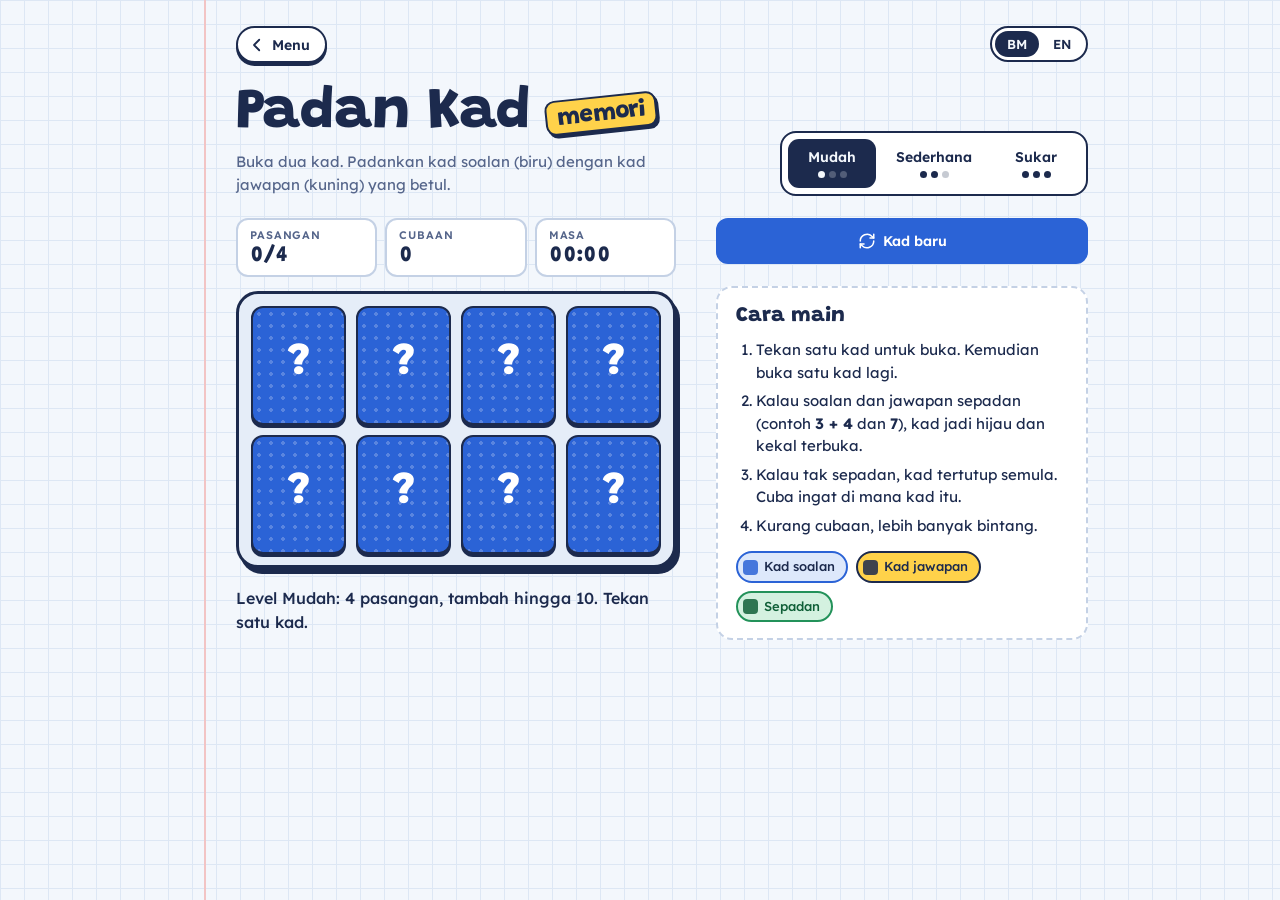
<file: games/padan-kad/index.html>
<!doctype html>
<html lang="ms">
<head>
<meta charset="utf-8">
<meta name="viewport" content="width=device-width, initial-scale=1">
<meta name="description" content="Game memori: padankan kad soalan dengan kad jawapan. Memory game: match question cards with answer cards. Dwibahasa / bilingual.">
<meta name="theme-color" content="#F3F7FC" media="(prefers-color-scheme: light)">
<meta name="theme-color" content="#161C26" media="(prefers-color-scheme: dark)">
<link rel="icon" href="../../assets/icon.svg" type="image/svg+xml">
<title data-en="Card Match · Main Nombor">Padan Kad · Main Nombor</title>
<link rel="preconnect" href="https://fonts.googleapis.com">
<link rel="preconnect" href="https://fonts.gstatic.com" crossorigin>
<link rel="stylesheet" href="https://fonts.googleapis.com/css2?family=Grandstander:wght@600;800&family=Lexend:wght@400;500;600&display=swap">
<link rel="stylesheet" href="../../assets/common.css">
<style>
.board-shell{position:relative}
.cards{display:grid;grid-template-columns:repeat(4,minmax(0,1fr));gap:10px;padding:12px;background:var(--box);border:3px solid var(--edge);border-radius:22px;box-shadow:4px 6px 0 var(--edge)}
.card{position:relative;aspect-ratio:4/5;width:100%;padding:0;border:0;background:none;cursor:pointer;perspective:700px;container-type:inline-size;-webkit-tap-highlight-color:transparent}
.card .in{position:absolute;inset:0;transition:transform .38s cubic-bezier(.3,.7,.3,1);transform-style:preserve-3d}
.card.up .in{transform:rotateY(180deg)}
.face{position:absolute;inset:0;border-radius:12px;border:2px solid var(--edge);display:grid;place-items:center;backface-visibility:hidden;-webkit-backface-visibility:hidden;font-family:var(--f-display);font-weight:800;line-height:1;box-shadow:0 3px 0 var(--edge)}
.face.cover{background-color:var(--pen);background-image:radial-gradient(rgba(255,255,255,.22) 1.6px,transparent 1.8px);background-size:12px 12px;color:var(--pen-ink);font-size:44cqi}
.face.front{transform:rotateY(180deg);white-space:nowrap}
.face.q{background:var(--same);color:var(--ink);font-size:23cqi}
.face.a{background:var(--tag-bg);color:var(--tag-ink);font-size:44cqi}
.card.ok .face.front{background:var(--ok-bg);border-color:var(--ok);color:var(--ok-ink);box-shadow:0 3px 0 var(--ok)}
.card.bad .face.front{background:var(--bad-bg);border-color:var(--bad);color:var(--bad-ink);box-shadow:0 3px 0 var(--bad)}
.card.ok{cursor:default}
@media (hover:hover){.card:not(.up):hover .face.cover{filter:brightness(1.08)}}
.card:focus-visible{outline:none}
.card:focus-visible .face{outline:3px solid var(--sel);outline-offset:2px}
.legend .chip.q{border-color:var(--pen);background:var(--same);color:var(--ink)}
.legend .chip.q i{background:var(--pen)}
.legend .chip.a{border-color:var(--edge);background:var(--tag-bg);color:var(--tag-ink)}
.legend .chip.a i{background:var(--tag-ink)}
.actions.one{grid-template-columns:1fr}
</style>
</head>
<body>
<main class="page">
  <div class="topbar"><a class="back" href="../../index.html#back"><svg viewBox="0 0 24 24" aria-hidden="true"><path d="M15 5l-7 7 7 7"/></svg>Menu</a></div>

  <header class="top">
    <div class="brand">
      <h1><span data-en="Card Match">Padan Kad</span> <span class="tag" data-en="memory">memori</span></h1>
      <p data-en="Turn over two cards. Match a question card (blue) with the correct answer card (yellow).">Buka dua kad. Padankan kad soalan (biru) dengan kad jawapan (kuning) yang betul.</p>
    </div>
    <div class="levels" role="group" aria-label="Pilih level" data-en-label="Choose level">
      <button type="button" class="lvl" id="lvl-mudah" data-level="mudah"><span data-en="Easy">Mudah</span><span class="pips"><i class="on"></i><i></i><i></i></span></button>
      <button type="button" class="lvl" id="lvl-sederhana" data-level="sederhana"><span data-en="Medium">Sederhana</span><span class="pips"><i class="on"></i><i class="on"></i><i></i></span></button>
      <button type="button" class="lvl" id="lvl-sukar" data-level="sukar"><span data-en="Hard">Sukar</span><span class="pips"><i class="on"></i><i class="on"></i><i class="on"></i></span></button>
    </div>
  </header>

  <section class="play">
    <div class="board-col">
      <div class="stats">
        <div class="stat"><span data-en="Pairs">Pasangan</span><b id="st-found">0/0</b></div>
        <div class="stat"><span data-en="Tries">Cubaan</span><b id="st-tries">0</b></div>
        <div class="stat"><span data-en="Time">Masa</span><b id="st-time">00:00</b></div>
      </div>
      <div class="board-shell">
        <div class="cards" id="cards" role="group" aria-label="Kad memori" data-en-label="Memory cards"></div>
        <div class="win" id="win" hidden>
          <div class="stars" id="stars" aria-hidden="true"></div>
          <h2 data-en="Well done!">Tahniah!</h2>
          <p id="win-text"></p>
          <div class="win-actions">
            <button type="button" class="act primary" id="again" data-en="Play again">Main lagi</button>
            <button type="button" class="act" id="next" hidden></button>
          </div>
        </div>
      </div>
      <p class="status" id="status" role="status" aria-live="polite"></p>
    </div>

    <aside class="side">
      <div class="actions one">
        <button type="button" class="act primary" id="new"><svg viewBox="0 0 24 24"><path d="M3 12a9 9 0 0 1 15.5-6.2L21 8"/><path d="M21 3v5h-5"/><path d="M21 12a9 9 0 0 1-15.5 6.2L3 16"/><path d="M3 21v-5h5"/></svg><span data-en="New cards">Kad baru</span></button>
      </div>
      <div class="rules">
        <h2 data-en="How to play">Cara main</h2>
        <ol>
          <li data-en="Tap a card to turn it over. Then turn over one more card.">Tekan satu kad untuk buka. Kemudian buka satu kad lagi.</li>
          <li data-en="If the question and answer match (for example &lt;b&gt;3 + 4&lt;/b&gt; and &lt;b&gt;7&lt;/b&gt;), the cards turn green and stay open.">Kalau soalan dan jawapan sepadan (contoh <b>3 + 4</b> dan <b>7</b>), kad jadi hijau dan kekal terbuka.</li>
          <li data-en="If they don't match, the cards turn back over. Try to remember where they are.">Kalau tak sepadan, kad tertutup semula. Cuba ingat di mana kad itu.</li>
          <li data-en="Fewer tries, more stars.">Kurang cubaan, lebih banyak bintang.</li>
        </ol>
        <div class="legend">
          <span class="chip q"><i></i><span data-en="Question card">Kad soalan</span></span>
          <span class="chip a"><i></i><span data-en="Answer card">Kad jawapan</span></span>
          <span class="chip ok"><i></i><span data-en="Matched">Sepadan</span></span>
        </div>
      </div>
    </aside>
  </section>
</main>

<script src="../../assets/common.js"></script>
<script>
(() => {
const $=id=>document.getElementById(id);
const r=OG.rand,L=OG.L;

/* Level: bilangan pasangan + jenis soalan */
const LEVELS={
  mudah:    {pairs:4,label:['Mudah','Easy'],text:['tambah hingga 10','addition up to 10']},
  sederhana:{pairs:6,label:['Sederhana','Medium'],text:['tambah & tolak hingga 20','add & subtract up to 20']},
  sukar:    {pairs:8,label:['Sukar','Hard'],text:['darab sifir 2 hingga 9','times tables 2 to 9']}
};
const ORDER=['mudah','sederhana','sukar'];
const lbl=l=>L(LEVELS[l].label[0],LEVELS[l].label[1]);
const WORDS={'+':['tambah','plus'],'−':['tolak','minus'],'×':['darab','times']};
let S=null,startedAt=0,flipBack=null,winTimer=null;

/* Setiap jawapan unik dalam satu papan supaya hanya satu soalan padan */
function makePair(level){
  if(level==='mudah'){const a=r(2,10),x=r(1,a-1);return {a,x,op:'+',y:a-x};}
  if(level==='sederhana'){
    const a=r(1,20);
    if(a>=2&&(a===20||Math.random()<.5)){const x=r(1,a-1);return {a,x,op:'+',y:a-x};}
    const x=r(a+1,20);return {a,x,op:'−',y:x-a};
  }
  const x=r(2,9),y=r(2,9);return {a:x*y,x,op:'×',y};
}

function newGame(level){
  const n=LEVELS[level].pairs,used=new Set(),cards=[];
  let p=0;
  while(p<n){
    const pr=makePair(level);
    if(used.has(pr.a))continue;
    used.add(pr.a);
    cards.push({pair:p,kind:'q',text:`${pr.x} ${pr.op} ${pr.y}`,x:pr.x,op:pr.op,y:pr.y,ans:pr.a});
    cards.push({pair:p,kind:'a',text:String(pr.a),ans:pr.a});
    p++;
  }
  clearTimeout(flipBack);clearTimeout(winTimer);
  S={level,cards:OG.shuffle(cards).map(c=>({...c,up:false,ok:false,bad:false})),first:-1,lock:false,tries:0,found:0,done:false,elapsed:0};
  startedAt=Date.now();
  $('win').hidden=true;
  build();
  introMsg();
  render();
}
function introMsg(){
  const n=LEVELS[S.level].pairs,t=LEVELS[S.level].text;
  OG.say($('status'),L(`Level ${lbl(S.level)}: ${n} pasangan, ${t[0]}. Tekan satu kad.`,`${lbl(S.level)} level: ${n} pairs, ${t[1]}. Tap a card.`));
}

function build(){
  const box=$('cards');box.innerHTML='';
  S.cards.forEach((c,i)=>{
    const b=document.createElement('button');
    b.type='button';b.className='card';b.id='card-'+i;
    b.innerHTML=`<span class="in"><span class="face cover" aria-hidden="true">?</span><span class="face front ${c.kind}">${c.text}</span></span>`;
    b.addEventListener('click',()=>flip(i));
    box.appendChild(b);
  });
}

function flip(i){
  if(!S||S.done||S.lock)return;
  const c=S.cards[i];
  if(c.ok||c.up)return;
  c.up=true;
  if(S.first<0){S.first=i;OG.say($('status'),L('Buka satu kad lagi.','Turn over one more card.'));render();return;}
  const j=S.first,d=S.cards[j];
  S.first=-1;S.tries++;
  if(c.pair===d.pair){
    c.ok=d.ok=true;S.found++;
    const q=c.kind==='q'?c:d;
    OG.say($('status'),`${OG.praise()} ${q.text} = ${q.ans}`,'good');
    render();
    [i,j].forEach(k=>OG.flash($('card-'+k),'pop'));
    checkWin();
  }else{
    S.lock=true;c.bad=d.bad=true;
    let msg;
    if(c.kind===d.kind)msg=c.kind==='q'
      ?L('Dua-dua kad soalan. Pilih satu soalan dan satu jawapan.','Both are question cards. Pick one question and one answer.')
      :L('Dua-dua kad jawapan. Pilih satu soalan dan satu jawapan.','Both are answer cards. Pick one question and one answer.');
    else msg=L('Tak sepadan. Cuba ingat kedudukan kad ini.',"They don't match. Try to remember where these cards are.");
    OG.say($('status'),msg,'oops');
    render();
    [i,j].forEach(k=>OG.flash($('card-'+k),'shake'));
    flipBack=setTimeout(()=>{c.up=d.up=c.bad=d.bad=false;S.lock=false;render();},1200);
  }
}

function stars(){const n=S.cards.length/2;return S.tries<=Math.ceil(n*1.5)?3:S.tries<=Math.ceil(n*2.3)?2:1;}

function checkWin(){
  if(S.found<S.cards.length/2)return;
  S.elapsed=Math.floor((Date.now()-startedAt)/1000);S.done=true;
  OG.saveBest('padan-kad',stars());
  render();
  S.cards.forEach((_,k)=>{const el=$('card-'+k);el.style.animationDelay=(k%4+Math.floor(k/4))*70+'ms';OG.flash(el,'wave');});
  winTimer=setTimeout(showWin,OG.reduce?0:1000);
}

function showWin(){
  const n=S.cards.length/2;
  $('stars').innerHTML=OG.starsHTML(stars());
  $('win-text').textContent=L(`Siap dalam ${OG.fmt(S.elapsed)} · ${S.tries} cubaan untuk ${n} pasangan.`,`Finished in ${OG.fmt(S.elapsed)} · ${S.tries} tries for ${n} pairs.`);
  const idx=ORDER.indexOf(S.level),nx=$('next');
  if(idx<ORDER.length-1){nx.hidden=false;nx.textContent=L('Cuba level ','Try ')+lbl(ORDER[idx+1]);nx.dataset.level=ORDER[idx+1];}
  else nx.hidden=true;
  $('win').hidden=false;$('again').focus({preventScroll:true});
  OG.say($('status'),L('Semua pasangan dijumpai!','All pairs found!'),'good');
}

const elapsed=()=>S.done?S.elapsed:Math.floor((Date.now()-startedAt)/1000);
function render(){
  S.cards.forEach((c,i)=>{
    const el=$('card-'+i);
    el.className='card'+(c.up||c.ok?' up':'')+(c.ok?' ok':'')+(c.bad?' bad':'');
    const say=c.kind==='q'?`${c.x} ${L(WORDS[c.op][0],WORDS[c.op][1])} ${c.y}`:`${L('jawapan','answer')} ${c.ans}`;
    el.setAttribute('aria-label',`${L('Kad','Card')} ${i+1}: `+(c.up||c.ok?say+(c.ok?L(', sudah padan',', matched'):''):L('tertutup','face down')));
  });
  $('st-found').textContent=`${S.found}/${S.cards.length/2}`;
  $('st-tries').textContent=S.tries;
  $('st-time').textContent=OG.fmt(elapsed());
  ORDER.forEach(l=>$('lvl-'+l).setAttribute('aria-pressed',String(l===S.level)));
}

document.querySelectorAll('.lvl').forEach(b=>b.addEventListener('click',()=>{OG.set('padan-kad:level',b.dataset.level);newGame(b.dataset.level);}));
$('new').addEventListener('click',()=>newGame(S.level));
$('again').addEventListener('click',()=>newGame(S.level));
$('next').addEventListener('click',e=>{const l=e.currentTarget.dataset.level;OG.set('padan-kad:level',l);newGame(l);});
setInterval(()=>{if(S&&!S.done)$('st-time').textContent=OG.fmt(elapsed());},500);
OG.onLang(()=>{render();if(S.done)showWin();else if(S.first<0&&!S.lock)introMsg();});

/* Umur dari menu: ≤6 Mudah, 7–8 Sederhana, 9+ Sukar */
const fromAge=OG.levelForAge(OG.ageParam(),6,8);
const saved=fromAge||OG.get('padan-kad:level','mudah');
newGame(LEVELS[saved]?saved:'mudah');
})();
</script>
</body>
</html>
</file>
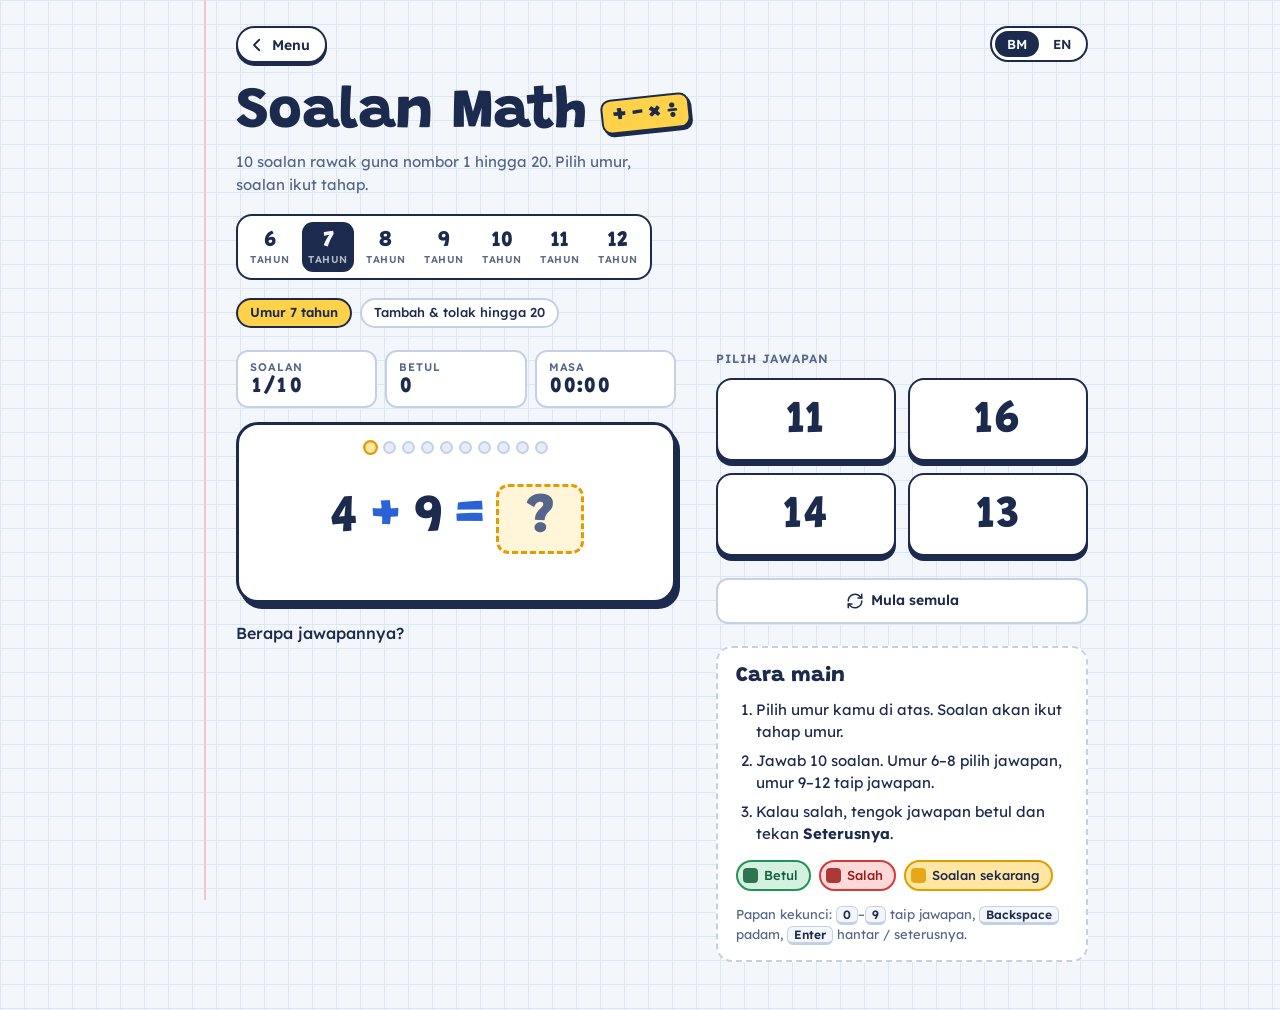
<file: games/soalan-math/index.html>
<!doctype html>
<html lang="ms">
<head>
<meta charset="utf-8">
<meta name="viewport" content="width=device-width, initial-scale=1">
<meta name="description" content="Soalan matematik rawak untuk kanak-kanak umur 6 hingga 12. Random maths questions for children aged 6 to 12. Dwibahasa / bilingual.">
<meta name="theme-color" content="#F3F7FC" media="(prefers-color-scheme: light)">
<meta name="theme-color" content="#161C26" media="(prefers-color-scheme: dark)">
<link rel="icon" href="../../assets/icon.svg" type="image/svg+xml">
<title data-en="Math Quiz · Main Nombor">Soalan Math · Main Nombor</title>
<link rel="preconnect" href="https://fonts.googleapis.com">
<link rel="preconnect" href="https://fonts.gstatic.com" crossorigin>
<link rel="stylesheet" href="https://fonts.googleapis.com/css2?family=Grandstander:wght@600;800&family=Lexend:wght@400;500;600&display=swap">
<link rel="stylesheet" href="../../assets/common.css">
<style>
.ages{flex-wrap:nowrap}
.ages .lvl{flex:1;min-width:46px;padding:8px 6px 7px;gap:3px}
.ages .lvl b{font-family:var(--f-display);font-size:22px;font-weight:800;line-height:1}
.ages .lvl span{font-size:10px;letter-spacing:.06em;text-transform:uppercase;opacity:.7}
.info{display:flex;flex-wrap:wrap;gap:8px;margin:-4px 0 0;padding:0;list-style:none}
.info li{font-size:13px;font-weight:500;background:var(--card);border:2px solid var(--thin);border-radius:999px;padding:3px 12px}
.info li:first-child{background:var(--tag-bg);border-color:var(--edge);color:var(--tag-ink);font-weight:600}

.q-sheet{container-type:inline-size}
.eq{display:flex;align-items:center;justify-content:center;gap:.24em;font-family:var(--f-display);font-weight:800;font-size:clamp(30px,13cqi,64px);line-height:1;padding:30px 0 24px;font-variant-numeric:tabular-nums;white-space:nowrap}
.eq.long{font-size:clamp(26px,11cqi,56px)}
.eq .op{color:var(--pen)}
.slot{min-width:1.7em;padding:.14em .22em .08em;border:3px dashed var(--sel);border-radius:.24em;background:var(--hl-soft);text-align:center;color:var(--muted)}
.slot.filled{color:var(--ink);border-style:solid}
.slot.ok{background:var(--ok-bg);border:3px solid var(--ok);color:var(--ok-ink)}
.slot.bad{background:var(--bad-bg);border:3px solid var(--bad);color:var(--bad-ink);text-decoration:line-through;text-decoration-thickness:.07em}
.fix{display:flex;justify-content:center;margin:-6px 0 10px}
.fix span{font-weight:600;background:var(--ok-bg);color:var(--ok-ink);border:2px solid var(--ok);border-radius:999px;padding:4px 14px}

.aid{display:flex;align-items:center;justify-content:center;gap:10px 12px;flex-wrap:wrap;margin:-6px 0 8px}
.aid > span{font-family:var(--f-display);font-weight:800;font-size:26px;color:var(--pen)}
.frame{display:grid;grid-template-columns:repeat(5,18px);gap:4px;padding:6px;border:2px solid var(--thin);border-radius:10px;background:var(--box)}
.frame i{width:18px;height:18px;border-radius:50%}
.frame i:not(.on):not(.gone){box-shadow:inset 0 0 0 1.5px var(--thin)}
.frame i.on{background:var(--pen)}
.frame.b i.on{background:var(--sel)}
.frame i.gone{border:2px dashed var(--bad);background:var(--bad-bg)}
.aid-note{width:100%;margin:0;text-align:center;font-size:13px;color:var(--muted)}

.choices{display:grid;grid-template-columns:repeat(2,minmax(0,1fr));gap:12px}
.choices .num{font-size:46px;padding:18px 0 15px}
.keypad{display:grid;grid-template-columns:repeat(3,minmax(0,1fr));gap:10px}
.keypad .num{font-size:30px;padding:12px 0 10px}
.keypad .num svg{width:28px;height:28px;fill:none;stroke:currentColor;stroke-width:2.4;stroke-linecap:round;stroke-linejoin:round}
.keypad .go{background:var(--pen);color:var(--pen-ink)}
.restart{width:100%}
@media (max-width:780px){.play{gap:18px}.brand p{font-size:14px}.eq{padding:24px 0 18px}}
@media (max-width:560px){.ages .lvl{min-width:0;padding:10px 2px 9px}.ages .lvl span{display:none}}
</style>
</head>
<body>
<main class="page">
  <div class="topbar"><a class="back" href="../../index.html#back"><svg viewBox="0 0 24 24" aria-hidden="true"><path d="M15 5l-7 7 7 7"/></svg>Menu</a></div>

  <header class="top">
    <div class="brand">
      <h1><span data-en="Math Quiz">Soalan Math</span> <span class="tag">+ − × ÷</span></h1>
      <p data-en="10 random questions using numbers 1 to 20. Choose an age and the questions match that level.">10 soalan rawak guna nombor 1 hingga 20. Pilih umur, soalan ikut tahap.</p>
    </div>
    <div class="levels ages" id="ages" role="group" aria-label="Pilih umur" data-en-label="Choose age"></div>
  </header>
  <ul class="info" id="info" aria-live="polite"></ul>

  <section class="play">
    <div class="board-col">
      <div class="stats">
        <div class="stat"><span data-en="Question">Soalan</span><b id="st-q">1/10</b></div>
        <div class="stat"><span data-en="Correct">Betul</span><b id="st-ok">0</b></div>
        <div class="stat"><span data-en="Time">Masa</span><b id="st-time">00:00</b></div>
      </div>
      <div class="sheet q-sheet">
        <div class="dots" id="dots" role="img"></div>
        <div id="q-area">
          <div class="eq" id="eq" aria-live="polite"></div>
          <div class="fix" id="fix" hidden><span></span></div>
          <div class="aid" id="aid" hidden></div>
        </div>
        <div class="result" id="result" hidden>
          <div class="stars" id="stars" aria-hidden="true"></div>
          <h2 id="res-title"></h2>
          <p id="res-text"></p>
          <div class="review" id="res-list"></div>
          <div class="win-actions">
            <button type="button" class="act primary" id="again" data-en="Play again">Main lagi</button>
            <button type="button" class="act" id="up" hidden></button>
          </div>
        </div>
      </div>
      <p class="status" id="status" role="status" aria-live="polite"></p>
    </div>

    <aside class="side">
      <div id="pad-wrap">
        <p class="label" id="pad-label"></p>
        <div class="choices" id="choices"></div>
        <div class="keypad" id="keypad" hidden></div>
      </div>
      <button type="button" class="act primary next" id="next" hidden><span>Seterusnya</span><svg viewBox="0 0 24 24"><path d="M5 12h14M13 6l6 6-6 6"/></svg></button>
      <button type="button" class="act restart" id="restart"><svg viewBox="0 0 24 24"><path d="M3 12a9 9 0 0 1 15.5-6.2L21 8"/><path d="M21 3v5h-5"/><path d="M21 12a9 9 0 0 1-15.5 6.2L3 16"/><path d="M3 21v-5h5"/></svg><span data-en="Restart">Mula semula</span></button>
      <div class="rules">
        <h2 data-en="How to play">Cara main</h2>
        <ol>
          <li data-en="Choose your age at the top. The questions follow that level.">Pilih umur kamu di atas. Soalan akan ikut tahap umur.</li>
          <li data-en="Answer 10 questions. Ages 6–8 pick an answer, ages 9–12 type the answer.">Jawab 10 soalan. Umur 6–8 pilih jawapan, umur 9–12 taip jawapan.</li>
          <li data-en="If you get it wrong, look at the correct answer and press &lt;b&gt;Next&lt;/b&gt;.">Kalau salah, tengok jawapan betul dan tekan <b>Seterusnya</b>.</li>
        </ol>
        <div class="legend">
          <span class="chip ok"><i></i><span data-en="Correct">Betul</span></span>
          <span class="chip bad"><i></i><span data-en="Wrong">Salah</span></span>
          <span class="chip sel"><i></i><span data-en="Current question">Soalan sekarang</span></span>
        </div>
        <p class="kbd-tip" data-en="Keyboard: &lt;kbd&gt;0&lt;/kbd&gt;–&lt;kbd&gt;9&lt;/kbd&gt; type, &lt;kbd&gt;Backspace&lt;/kbd&gt; delete, &lt;kbd&gt;Enter&lt;/kbd&gt; submit / next.">Papan kekunci: <kbd>0</kbd>–<kbd>9</kbd> taip jawapan, <kbd>Backspace</kbd> padam, <kbd>Enter</kbd> hantar / seterusnya.</p>
      </div>
    </aside>
  </section>
</main>

<script src="../../assets/common.js"></script>
<script src="../../assets/quiz.js"></script>
<script>
(() => {
const $=id=>document.getElementById(id);
const L=OG.L,r=OG.rand;

/* ===== Tahap ikut umur — ubah di sini kalau nak laraskan kesukaran =====
   sum: had tambah/tolak (umur kecil). Tiada sum = dua nombor 1–20.
   mul/div: [[min,max] nombor pertama/pembahagi, [min,max] nombor kedua/hasil]
   missing: peratus soalan "cari nombor hilang" (contoh: ? + 5 = 12)
   info: [BM, English] */
const ALL=['+','−','×','÷'];
const AGES={
  6: {ops:['+','−'],sum:10,mode:'choice',aid:true,
      info:[['Tambah & tolak hingga 10','Add & subtract up to 10'],['Ada titik untuk dikira','Dots to help count']]},
  7: {ops:['+','−'],sum:20,mode:'choice',
      info:[['Tambah & tolak hingga 20','Add & subtract up to 20']]},
  8: {ops:['+','−','×'],sum:20,mul:[[2,5],[1,10]],mode:'choice',
      info:[['Tambah & tolak hingga 20','Add & subtract up to 20'],['Darab sifir 2–5','Times tables 2–5']]},
  9: {ops:ALL,mul:[[2,10],[1,10]],div:[[2,5],[1,10]],mode:'type',
      info:[['Tambah & tolak 1–20','Add & subtract 1–20'],['Darab sifir 2–10','Times tables 2–10'],['Bahagi sifir 2–5','Divide by 2–5']]},
  10:{ops:ALL,mul:[[2,12],[2,12]],div:[[2,10],[2,10]],mode:'type',
      info:[['Tambah & tolak 1–20','Add & subtract 1–20'],['Darab sifir 2–12','Times tables 2–12'],['Bahagi sifir 2–10','Divide by 2–10']]},
  11:{ops:ALL,mul:[[2,20],[2,9]],div:[[2,12],[2,12]],mode:'type',
      info:[['Tambah & tolak 1–20','Add & subtract 1–20'],['Darab 1–20 × sifir 2–9','Multiply 1–20 × 2–9'],['Bahagi sifir 2–12','Divide by 2–12']]},
  12:{ops:ALL,mul:[[2,20],[2,12]],div:[[2,20],[2,12]],missing:.4,mode:'type',
      info:[['Empat operasi, nombor 1–20','All four operations, 1–20'],['Darab & bahagi hingga sifir 12','Multiply & divide up to 12'],['Ada soalan cari nombor hilang','Find the missing number']]}
};
const AGE_LIST=Object.keys(AGES).map(Number);

let age=OG.ageParam()??OG.get('soalan-math:age',7);
age=Math.min(12,Math.max(6,age));
let bag=[],buf='',current=null;

/* ===== Jana soalan ===== */
function nextOp(ops){if(!bag.length)bag=OG.shuffle([...ops,...ops,...ops]);return bag.pop();}
function make(a){
  const cfg=AGES[a],op=nextOp(cfg.ops);
  let x,y,z;
  if(op==='+'){
    if(cfg.sum){x=r(1,cfg.sum-1);y=r(1,cfg.sum-x);}else{x=r(1,20);y=r(1,20);}
    z=x+y;
  }else if(op==='−'){
    x=r(2,cfg.sum||20);y=r(1,x);z=x-y;
  }else if(op==='×'){
    x=r(...cfg.mul[0]);y=r(...cfg.mul[1]);
    if(Math.random()<.5)[x,y]=[y,x];
    z=x*y;
  }else{
    y=r(...cfg.div[0]);z=r(...cfg.div[1]);x=y*z;   // x ÷ y = z, sentiasa nombor bulat
  }
  let hide='c';
  if(cfg.missing&&Math.random()<cfg.missing)hide=Math.random()<.5?'a':'b';
  const answer=hide==='a'?x:hide==='b'?y:z;
  return {key:`${x}${op}${y}${hide}`,a:x,op,b:y,c:z,hide,answer,age:a};
}

function choicesFor(q){
  const ans=q.answer,set=new Set([ans]);
  const cap=q.op==='×'?Infinity:(AGES[q.age].sum||Infinity);
  const near=q.op==='×'
    ?[ans+q.a,ans-q.a,ans+q.b,ans-q.b,ans+1,ans-1,ans+2,ans-2]
    :[ans+1,ans-1,ans+2,ans-2,q.op==='+'?Math.abs(q.a-q.b):q.a+q.b,ans+3,ans-3,ans+10,ans-10];
  for(const v of OG.shuffle(near)){if(set.size>=4)break;if(v>=0&&v<=cap)set.add(v);}
  while(set.size<4)set.add(r(0,Math.max(ans+5,8)));
  return OG.shuffle([...set]);
}

const full=q=>`${q.a} ${q.op} ${q.b} = ${q.c}`;
const WORDS={'+':['tambah','plus'],'−':['tolak','minus'],'×':['darab','times'],'÷':['bahagi','divided by']};

/* ===== Lukis soalan ===== */
function eqHTML(q,slotHTML){
  const t={a:`<span>${q.a}</span>`,b:`<span>${q.b}</span>`,c:`<span>${q.c}</span>`};
  t[q.hide]=slotHTML;
  return `${t.a}<span class="op">${q.op}</span>${t.b}<span class="op">=</span>${t.c}`;
}
const slot=(cls,text)=>`<span class="slot ${cls}" id="slot">${text}</span>`;
function frame(n,gone,cls){
  let h=`<div class="frame ${cls||''}">`;
  for(let k=0;k<10;k++)h+=k<n?`<i class="${k>=n-gone?'gone':'on'}"></i>`:'<i></i>';
  return h+'</div>';
}
function spoken(q){
  const s={a:q.a,b:q.b,c:q.c};s[q.hide]=L('berapa','what');
  return `${s.a} ${L(WORDS[q.op][0],WORDS[q.op][1])} ${s.b} ${L('sama dengan','equals')} ${s.c}`;
}

function show(q){
  current=q;buf='';
  $('pad-wrap').hidden=false;
  const eq=$('eq'),len=String(q.a).length+String(q.b).length+String(q.c).length;
  eq.className='eq'+(len>=6?' long':'');
  eq.innerHTML=eqHTML(q,slot('','?'));
  eq.setAttribute('aria-label',spoken(q));
  $('fix').hidden=true;
  const aid=$('aid');
  aid.hidden=!AGES[q.age].aid;
  if(AGES[q.age].aid){
    aid.innerHTML=q.op==='+'
      ?frame(q.a,0)+'<span>+</span>'+frame(q.b,0,'b')+`<p class="aid-note">${L('Kira semua titik','Count all the dots')}</p>`
      :frame(q.a,q.b)+`<p class="aid-note">${L(`${q.a} titik, buang ${q.b}. Berapa tinggal?`,`${q.a} dots, take away ${q.b}. How many are left?`)}</p>`;
  }
  if(AGES[q.age].mode==='choice'){
    $('choices').innerHTML='';
    choicesFor(q).forEach(v=>{
      const b=document.createElement('button');
      b.type='button';b.className='num';b.textContent=v;b.dataset.v=v;
      b.addEventListener('click',()=>quiz.submit(v));
      $('choices').appendChild(b);
    });
  }else setKeys(true);
}

function reveal(q,given,ok){
  $('slot').outerHTML=slot(ok?'ok':'bad',given);
  OG.flash($('slot'),ok?'pop':'shake');
  if(!ok){$('fix').hidden=false;$('fix').querySelector('span').textContent=L('Jawapan betul: ','Correct answer: ')+q.answer;}
  if(AGES[q.age].mode==='choice'){
    $('choices').querySelectorAll('.num').forEach(b=>{
      const v=+b.dataset.v;b.disabled=true;
      if(v===q.answer)b.classList.add('ok');else if(v===given)b.classList.add('bad');
    });
  }else setKeys(false);
}

/* ===== Papan nombor (umur 9–12) ===== */
const ERASE='<svg viewBox="0 0 24 24"><path d="M20 20H9L4 15a2 2 0 0 1 0-2.8l8.2-8.2a2 2 0 0 1 2.8 0l5 5a2 2 0 0 1 0 2.8L13 19"/><path d="M8 11l6 6"/></svg>';
const TICK='<svg viewBox="0 0 24 24"><path d="M5 12.5l4.5 4.5L19 7"/></svg>';
function buildKeys(){
  const pad=$('keypad');pad.innerHTML='';
  ['1','2','3','4','5','6','7','8','9','del','0','go'].forEach(k=>{
    const b=document.createElement('button');
    b.type='button';b.className='num'+(k==='go'?' go':'');
    b.innerHTML=k==='del'?ERASE:k==='go'?TICK:k;
    b.setAttribute('aria-label',k==='del'?L('Padam','Delete'):k==='go'?L('Hantar jawapan','Submit answer'):k);
    b.addEventListener('click',()=>key(k));
    pad.appendChild(b);
  });
}
function setKeys(on){$('keypad').querySelectorAll('button').forEach(b=>b.disabled=!on);}
function key(k){
  const st=quiz.state;
  if(!st||st.locked||st.done||!current)return;
  if(k==='del')buf=buf.slice(0,-1);
  else if(k==='go'){
    if(!buf){OG.say($('status'),L('Taip jawapan dulu.','Type an answer first.'));return;}
    quiz.submit(+buf);return;
  }else if(buf.length<3)buf=(buf==='0'?'':buf)+k;
  const s=$('slot');
  s.textContent=buf||'?';
  s.classList.toggle('filled',!!buf);
}

/* ===== Umur ===== */
function buildAges(){
  const box=$('ages');box.innerHTML='';
  AGE_LIST.forEach(a=>{
    const b=document.createElement('button');
    b.type='button';b.className='lvl';b.dataset.age=a;
    b.innerHTML=`<b>${a}</b><span>${L('tahun','yrs')}</span>`;
    b.setAttribute('aria-label',L(`Umur ${a} tahun`,`Age ${a}`));
    b.addEventListener('click',()=>setAge(a));
    box.appendChild(b);
  });
}
function setAge(a){
  age=a;OG.set('soalan-math:age',a);
  const cfg=AGES[a];
  document.querySelectorAll('#ages .lvl').forEach(b=>b.setAttribute('aria-pressed',String(+b.dataset.age===a)));
  $('info').innerHTML=`<li>${L(`Umur ${a} tahun`,`Age ${a}`)}</li>`+cfg.info.map(t=>`<li>${L(t[0],t[1])}</li>`).join('');
  const choice=cfg.mode==='choice';
  $('choices').hidden=!choice;$('keypad').hidden=choice;
  $('pad-label').textContent=choice?L('Pilih jawapan','Choose the answer'):L('Taip jawapan','Type the answer');
  bag=[];
  quiz.start(a);
}

const quiz=OG.quiz({
  game:'soalan-math',total:10,
  make,show,reveal,
  prompt:q=>q.hide==='c'?L('Berapa jawapannya?','What is the answer?'):L('Cari nombor yang hilang.','Find the missing number.'),
  explain:q=>`${L('Belum betul.','Not quite.')} ${full(q)}`,
  review:(q,given)=>({sum:full(q),note:L(`kamu jawab ${given}`,`you answered ${given}`)}),
  nextLevel:a=>AGES[+a+1]?{id:+a+1,label:L(`umur ${+a+1}`,`age ${+a+1}`)}:null,
  onUp:id=>setAge(+id),
  onFinish:()=>{current=null;$('pad-wrap').hidden=true;}
});

$('restart').addEventListener('click',()=>{bag=[];quiz.start(age);});
OG.onLang(()=>{buildAges();buildKeys();setAge(age);});

document.addEventListener('keydown',e=>{
  if(e.defaultPrevented||e.metaKey||e.ctrlKey||e.altKey)return;
  if(AGES[age].mode!=='type')return;
  if(/^[0-9]$/.test(e.key)){e.preventDefault();key(e.key);}
  else if(e.key==='Backspace'){e.preventDefault();key('del');}
  else if(e.key==='Enter'){
    /* Enter = hantar, kecuali fokus pada butang lain (umur, mula semula, main lagi) */
    const f=document.activeElement;
    if(!f||f===document.body||f.closest('#keypad')||(buf&&!f.closest('a,.act,.lang'))){e.preventDefault();key('go');}
  }
});

buildAges();buildKeys();setAge(age);
})();
</script>
</body>
</html>
</file>
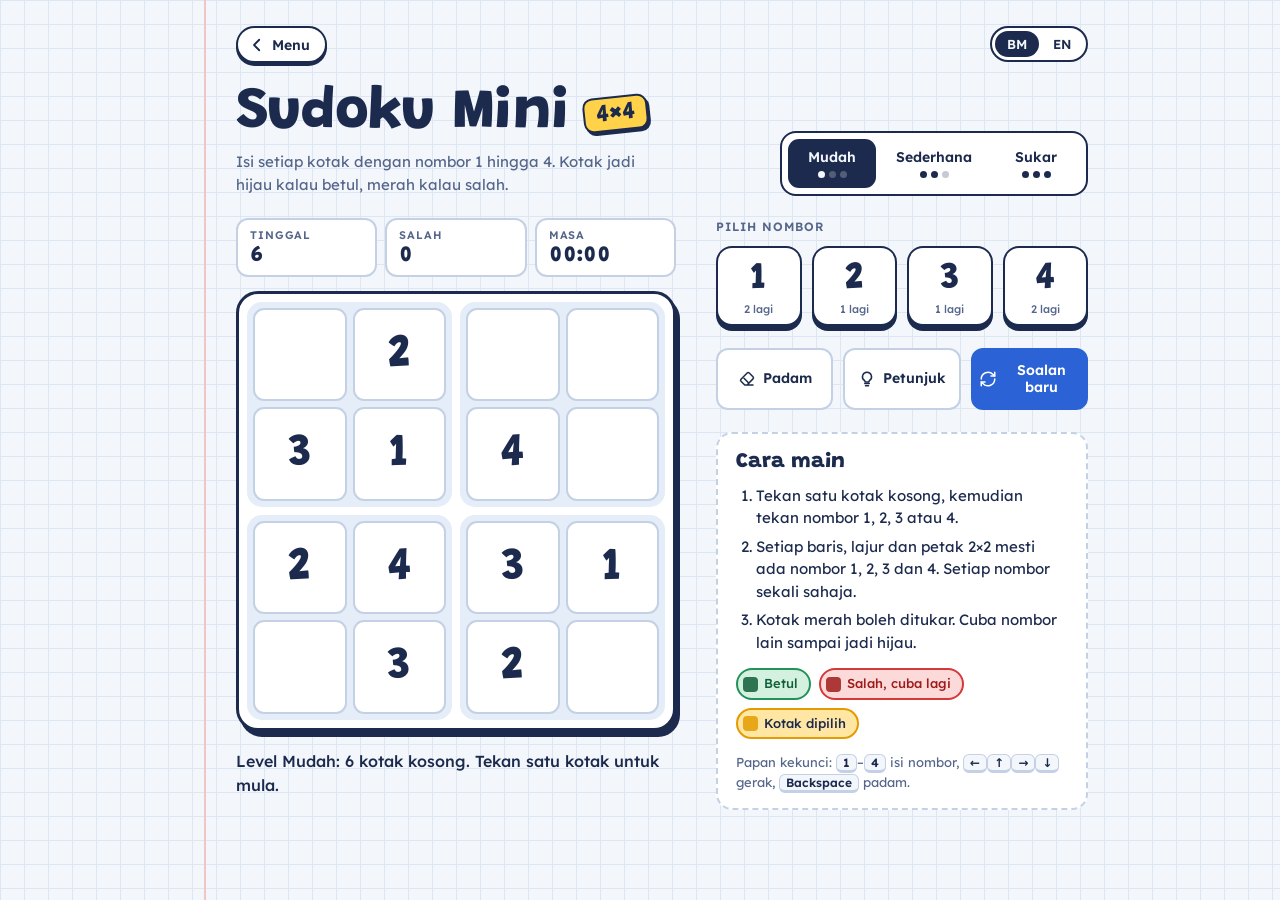
<file: games/sudoku-4x4/index.html>
<!doctype html>
<html lang="ms">
<head>
<meta charset="utf-8">
<meta name="viewport" content="width=device-width, initial-scale=1">
<meta name="description" content="Sudoku 4x4 untuk kanak-kanak. Nombor 1 hingga 4, tiga level. 4x4 Sudoku for kids. Dwibahasa / bilingual.">
<meta name="theme-color" content="#F3F7FC" media="(prefers-color-scheme: light)">
<meta name="theme-color" content="#161C26" media="(prefers-color-scheme: dark)">
<link rel="icon" href="data:image/svg+xml,%3Csvg%20xmlns%3D%22http%3A%2F%2Fwww.w3.org%2F2000%2Fsvg%22%20viewBox%3D%220%200%2032%2032%22%3E%3Crect%20width%3D%2232%22%20height%3D%2232%22%20rx%3D%227%22%20fill%3D%22%231C2A4D%22%2F%3E%3Crect%20x%3D%225%22%20y%3D%225%22%20width%3D%2210%22%20height%3D%2210%22%20rx%3D%222.5%22%20fill%3D%22%23FFD24A%22%2F%3E%3Crect%20x%3D%2217%22%20y%3D%225%22%20width%3D%2210%22%20height%3D%2210%22%20rx%3D%222.5%22%20fill%3D%22%23D4F1E0%22%2F%3E%3Crect%20x%3D%225%22%20y%3D%2217%22%20width%3D%2210%22%20height%3D%2210%22%20rx%3D%222.5%22%20fill%3D%22%23D4F1E0%22%2F%3E%3Crect%20x%3D%2217%22%20y%3D%2217%22%20width%3D%2210%22%20height%3D%2210%22%20rx%3D%222.5%22%20fill%3D%22%23FFFFFF%22%2F%3E%3C%2Fsvg%3E">
<title>Sudoku Mini 4×4 · Main Nombor</title>
<link rel="preconnect" href="https://fonts.googleapis.com">
<link rel="preconnect" href="https://fonts.gstatic.com" crossorigin>
<link rel="stylesheet" href="https://fonts.googleapis.com/css2?family=Grandstander:wght@600;800&family=Lexend:wght@400;500;600&display=swap">
<link rel="stylesheet" href="../../assets/common.css">
<style>
/* Style khusus Sudoku. Token warna, header, butang, skrin menang: ../../assets/common.css */
.board-shell{position:relative}
.board{display:grid;grid-template-columns:repeat(2,minmax(0,1fr));gap:8px;padding:8px;background:var(--card);border:3px solid var(--edge);border-radius:22px;box-shadow:4px 6px 0 var(--edge)}
.box{display:grid;grid-template-columns:repeat(2,minmax(0,1fr));gap:6px;padding:6px;background:var(--box);border-radius:15px}
.cell{position:relative;aspect-ratio:1;width:100%;padding:0;border:2px solid var(--thin);border-radius:11px;background:var(--card);color:var(--ink);font-family:var(--f-display);font-weight:800;font-size:clamp(30px,9vw,46px);line-height:1;display:grid;place-items:center;cursor:pointer;transition:background-color .15s,border-color .15s;-webkit-tap-highlight-color:transparent}
.cell.given{cursor:default}
.cell.peer{background:var(--hl-soft)}
.cell.same{background:var(--same)}
.cell.ok{background:var(--ok-bg);border-color:var(--ok);color:var(--ok-ink)}
.cell.bad{background:var(--bad-bg);border-color:var(--bad);color:var(--bad-ink)}
.cell.sel{border-color:var(--sel);box-shadow:0 0 0 3px var(--sel)}
.cell.sel:not(.ok):not(.bad){background:var(--hl)}
.cell.hinted::after{content:"";position:absolute;top:7px;right:7px;width:7px;height:7px;border-radius:50%;background:var(--ok)}
@media (hover:hover){.cell:not(.given):not(.ok):not(.sel):hover{border-color:var(--pen)}}
.pad{display:grid;grid-template-columns:repeat(4,minmax(0,1fr));gap:10px}
</style>
</head>
<body>
<main class="page">
  <div class="topbar"><a class="back" href="../../index.html#back"><svg viewBox="0 0 24 24" aria-hidden="true"><path d="M15 5l-7 7 7 7"/></svg>Menu</a></div>
  <header class="top">
    <div class="brand">
      <h1>Sudoku Mini <span class="tag">4×4</span></h1>
      <p data-en="Fill every box with a number from 1 to 4. A box turns green if it's right, red if it's wrong.">Isi setiap kotak dengan nombor 1 hingga 4. Kotak jadi hijau kalau betul, merah kalau salah.</p>
    </div>
    <div class="levels" role="group" aria-label="Pilih level" data-en-label="Choose level">
      <button type="button" class="lvl" id="lvl-mudah" data-level="mudah"><span data-en="Easy">Mudah</span><span class="pips"><i class="on"></i><i></i><i></i></span></button>
      <button type="button" class="lvl" id="lvl-sederhana" data-level="sederhana"><span data-en="Medium">Sederhana</span><span class="pips"><i class="on"></i><i class="on"></i><i></i></span></button>
      <button type="button" class="lvl" id="lvl-sukar" data-level="sukar"><span data-en="Hard">Sukar</span><span class="pips"><i class="on"></i><i class="on"></i><i class="on"></i></span></button>
    </div>
  </header>

  <section class="play">
    <div class="board-col">
      <div class="stats">
        <div class="stat"><span data-en="Left">Tinggal</span><b id="st-left">0</b></div>
        <div class="stat" id="st-mist-box"><span data-en="Wrong">Salah</span><b id="st-mist">0</b></div>
        <div class="stat"><span data-en="Time">Masa</span><b id="st-time">00:00</b></div>
      </div>
      <div class="board-shell">
        <div class="board" id="board" role="group" aria-label="Papan Sudoku 4 kali 4" data-en-label="4 by 4 Sudoku board"></div>
        <div class="win" id="win" hidden>
          <div class="stars" id="stars" aria-hidden="true"></div>
          <h2 data-en="Well done!">Tahniah!</h2>
          <p id="win-text"></p>
          <div class="win-actions">
            <button type="button" class="act primary" id="again" data-en="Play again">Main lagi</button>
            <button type="button" class="act" id="next" hidden></button>
          </div>
        </div>
      </div>
      <p class="status" id="status" role="status" aria-live="polite"></p>
    </div>

    <aside class="side">
      <div>
        <p class="label" data-en="Choose a number">Pilih nombor</p>
        <div class="pad" id="pad"></div>
      </div>
      <div class="actions">
        <button type="button" class="act" id="erase"><svg viewBox="0 0 24 24"><path d="M20 20H9L4 15a2 2 0 0 1 0-2.8l8.2-8.2a2 2 0 0 1 2.8 0l5 5a2 2 0 0 1 0 2.8L13 19"/><path d="M8 11l6 6"/></svg><span data-en="Clear">Padam</span></button>
        <button type="button" class="act" id="hint"><svg viewBox="0 0 24 24"><path d="M9 18h6M10 21h4"/><path d="M12 3a6 6 0 0 0-3.5 10.9c.6.5 1 1.2 1 2V16h5v-.1c0-.8.4-1.5 1-2A6 6 0 0 0 12 3z"/></svg><span data-en="Hint">Petunjuk</span></button>
        <button type="button" class="act primary" id="new"><svg viewBox="0 0 24 24"><path d="M3 12a9 9 0 0 1 15.5-6.2L21 8"/><path d="M21 3v5h-5"/><path d="M21 12a9 9 0 0 1-15.5 6.2L3 16"/><path d="M3 21v-5h5"/></svg><span data-en="New puzzle">Soalan baru</span></button>
      </div>
      <div class="rules">
        <h2 data-en="How to play">Cara main</h2>
        <ol>
          <li data-en="Tap an empty box, then tap 1, 2, 3 or 4.">Tekan satu kotak kosong, kemudian tekan nombor 1, 2, 3 atau 4.</li>
          <li data-en="Every row, column and 2×2 square must have 1, 2, 3 and 4. Each number only once.">Setiap baris, lajur dan petak 2×2 mesti ada nombor 1, 2, 3 dan 4. Setiap nombor sekali sahaja.</li>
          <li data-en="Red boxes can be changed. Try another number until it turns green.">Kotak merah boleh ditukar. Cuba nombor lain sampai jadi hijau.</li>
        </ol>
        <div class="legend">
          <span class="chip ok"><i></i><span data-en="Correct">Betul</span></span>
          <span class="chip bad"><i></i><span data-en="Wrong, try again">Salah, cuba lagi</span></span>
          <span class="chip sel"><i></i><span data-en="Selected box">Kotak dipilih</span></span>
        </div>
        <p class="kbd-tip" data-en="Keyboard: &lt;kbd&gt;1&lt;/kbd&gt;–&lt;kbd&gt;4&lt;/kbd&gt; fill in, &lt;kbd&gt;←&lt;/kbd&gt;&lt;kbd&gt;↑&lt;/kbd&gt;&lt;kbd&gt;→&lt;/kbd&gt;&lt;kbd&gt;↓&lt;/kbd&gt; move, &lt;kbd&gt;Backspace&lt;/kbd&gt; clear.">Papan kekunci: <kbd>1</kbd>–<kbd>4</kbd> isi nombor, <kbd>←</kbd><kbd>↑</kbd><kbd>→</kbd><kbd>↓</kbd> gerak, <kbd>Backspace</kbd> padam.</p>
      </div>
    </aside>
  </section>
</main>

<script src="../../assets/common.js"></script>
<script>
(() => {
const L=OG.L;
/* GEN START */
function shuffle(a){for(let i=a.length-1;i>0;i--){const j=Math.floor(Math.random()*(i+1));[a[i],a[j]]=[a[j],a[i]];}return a;}

function makeSolution(){
  const base=(r,c)=>(2*(r%2)+Math.floor(r/2)+c)%4;
  const rows=[],cols=[];
  shuffle([0,1]).forEach(b=>shuffle([0,1]).forEach(k=>rows.push(b*2+k)));
  shuffle([0,1]).forEach(s=>shuffle([0,1]).forEach(k=>cols.push(s*2+k)));
  const digits=shuffle([1,2,3,4]);
  const flip=Math.random()<0.5;
  const g=[];
  for(let r=0;r<4;r++)for(let c=0;c<4;c++){
    const rr=rows[r],cc=cols[c];
    g.push(digits[flip?base(cc,rr):base(rr,cc)]);
  }
  return g;
}

function countSolutions(g,limit=2){
  const a=g.slice();let count=0;
  const fits=(i,v)=>{
    const r=i>>2,c=i&3;
    for(let k=0;k<4;k++){if(a[r*4+k]===v||a[k*4+c]===v)return false;}
    const br=r-(r%2),bc=c-(c%2);
    for(let dr=0;dr<2;dr++)for(let dc=0;dc<2;dc++){if(a[(br+dr)*4+bc+dc]===v)return false;}
    return true;
  };
  const solve=()=>{
    const i=a.indexOf(0);
    if(i<0){count++;return count>=limit;}
    for(let v=1;v<=4;v++){
      if(fits(i,v)){a[i]=v;if(solve()){a[i]=0;return true;}a[i]=0;}
    }
    return false;
  };
  solve();return count;
}

function makePuzzle(givens){
  let best=null;
  for(let attempt=0;attempt<80;attempt++){
    const solution=makeSolution(),puzzle=solution.slice();
    let filled=16;
    for(const i of shuffle([...Array(16).keys()])){
      if(filled<=givens)break;
      const keep=puzzle[i];puzzle[i]=0;
      if(countSolutions(puzzle)!==1)puzzle[i]=keep;else filled--;
    }
    if(!best||filled<best.filled)best={puzzle,solution,filled};
    if(filled===givens)break;
  }
  return best;
}
/* GEN END */

const LEVELS={
  mudah:{label:['Mudah','Easy'],givens:10},
  sederhana:{label:['Sederhana','Medium'],givens:7},
  sukar:{label:['Sukar','Hard'],givens:5}
};
const ORDER=['mudah','sederhana','sukar'];
const lbl=l=>L(LEVELS[l].label[0],LEVELS[l].label[1]);
const reduce=OG.reduce;
const $=id=>document.getElementById(id);
const boardEl=$('board'),padEl=$('pad'),statusEl=$('status'),winEl=$('win');
const cells=[],nums=[];
let S=null,startedAt=0,winTimer=null;

/* Build board: 4 boxes of 2x2 cells */
for(let b=0;b<4;b++){
  const box=document.createElement('div');box.className='box';
  const br=b>>1,bc=b&1;
  for(let k=0;k<4;k++){
    const r=br*2+(k>>1),c=bc*2+(k&1),i=r*4+c;
    const el=document.createElement('button');
    el.type='button';el.className='cell';el.id='cell-'+i;
    el.addEventListener('click',()=>select(i));
    cells[i]=el;box.appendChild(el);
  }
  boardEl.appendChild(box);
}
/* Number pad */
for(let n=1;n<=4;n++){
  const el=document.createElement('button');
  el.type='button';el.className='num';el.id='num-'+n;
  el.innerHTML=n+'<small></small>';
  el.addEventListener('click',()=>input(n));
  nums[n]=el;padEl.appendChild(el);
}

const valueAt=i=>S.puzzle[i]||S.entries[i];
const isGiven=i=>S.puzzle[i]>0;
const isOk=i=>!isGiven(i)&&S.entries[i]>0&&S.entries[i]===S.solution[i];
const isBad=i=>!isGiven(i)&&S.entries[i]>0&&S.entries[i]!==S.solution[i];
const isSolved=i=>isGiven(i)||isOk(i);
const elapsed=()=>S.done?S.elapsed:Math.floor((Date.now()-startedAt)/1000);
const fmt=OG.fmt;
const pick=OG.pick;

function say(msg,tone){OG.say(statusEl,msg,tone);}
function flash(i,cls){OG.flash(cells[i],cls);}

function intro(){
  const empty=S.puzzle.filter(v=>!v).length;
  say(L(`Level ${lbl(S.level)}: ${empty} kotak kosong. Tekan satu kotak untuk mula.`,`${lbl(S.level)} level: ${empty} empty boxes. Tap a box to start.`));
}

function newGame(level){
  const {puzzle,solution}=makePuzzle(LEVELS[level].givens);
  S={level,puzzle,solution,entries:Array(16).fill(0),sel:-1,mistakes:0,hints:0,hinted:[],elapsed:0,done:false};
  OG.set('sudoku:level',level);
  startedAt=Date.now();
  clearTimeout(winTimer);winEl.hidden=true;
  cells.forEach(el=>el.style.animationDelay='');
  intro();
  render();
}

function select(i,focus){
  if(S.done)return;
  S.sel=i;render();
  if(focus)cells[i].focus();
}

function input(v){
  if(S.done)return;
  const i=S.sel;
  if(i<0){say(L('Tekan satu kotak kosong dulu.','Tap an empty box first.'));return;}
  if(isGiven(i)){say(L('Nombor ini dari soalan. Pilih kotak kosong.','This number is part of the puzzle. Choose an empty box.'));return;}
  if(isOk(i)){say(L('Kotak ini sudah betul. Pilih kotak lain.','This box is already correct. Choose another box.'));return;}
  S.entries[i]=v;
  if(v===S.solution[i]){
    say(OG.praise(),'good');
    render();flash(i,'pop');checkWin();
  }else{
    S.mistakes++;
    say(L(`Salah. Nombor ${v} tak boleh di situ, cuba nombor lain.`,`Wrong. ${v} can't go there, try another number.`),'oops');
    render();flash(i,'shake');
  }
}

function erase(){
  if(S.done)return;
  const i=S.sel;
  if(i<0){say(L('Tekan kotak yang hendak dipadam.','Tap the box you want to clear.'));return;}
  if(isGiven(i)){say(L('Nombor soalan tak boleh dipadam.',"Puzzle numbers can't be cleared."));return;}
  if(isOk(i)){say(L('Nombor ini sudah betul, tak perlu padam.','This number is already correct, no need to clear it.'));return;}
  if(!S.entries[i])return;
  S.entries[i]=0;say(L('Kotak dikosongkan.','Box cleared.'));render();
}

function hint(){
  if(S.done)return;
  let i=S.sel;
  if(i<0||isSolved(i)){
    const open=[...Array(16).keys()].filter(k=>!isSolved(k));
    if(!open.length)return;
    i=pick(open);
  }
  S.entries[i]=S.solution[i];S.hints++;S.hinted.push(i);S.sel=i;
  say(L(`Petunjuk: nombor ${S.solution[i]} masuk di sini.`,`Hint: ${S.solution[i]} goes here.`),'good');
  render();flash(i,'pop');checkWin();
}

function stars(){const p=S.mistakes+S.hints;return p===0?3:p<=2?2:1;}

function checkWin(){
  if(!cells.every((_,i)=>isSolved(i)))return;
  S.elapsed=Math.floor((Date.now()-startedAt)/1000);
  S.done=true;S.sel=-1;render();
  OG.saveBest('sudoku-4x4',stars());
  say(L('Tahniah! Semua kotak betul.','Well done! Every box is correct.'),'good');
  cells.forEach((el,i)=>{el.style.animationDelay=((i>>2)+(i&3))*70+'ms';flash(i,'wave');});
  winTimer=setTimeout(()=>showWin(true),reduce?0:950);
}

function showWin(focus){
  $('stars').innerHTML=OG.starsHTML(stars());
  const parts=[L(`Siap dalam ${fmt(S.elapsed)}`,`Finished in ${fmt(S.elapsed)}`),L(`${S.mistakes} salah`,`${S.mistakes} wrong`)];
  if(S.hints)parts.push(L(`${S.hints} petunjuk`,`${S.hints} hint${S.hints>1?'s':''}`));
  $('win-text').textContent=parts.join(' · ')+'.';
  const idx=ORDER.indexOf(S.level),nextBtn=$('next');
  if(idx<ORDER.length-1){nextBtn.hidden=false;nextBtn.textContent=L('Cuba level ','Try ')+lbl(ORDER[idx+1]);nextBtn.dataset.level=ORDER[idx+1];}
  else nextBtn.hidden=true;
  winEl.hidden=false;
  if(focus)$('again').focus({preventScroll:true});
}

function render(){
  const sel=S.sel,sv=sel>=0?valueAt(sel):0,sr=sel>>2,sc=sel&3;
  cells.forEach((el,i)=>{
    const v=valueAt(i),r=i>>2,c=i&3;
    const peer=sel>=0&&i!==sel&&(r===sr||c===sc||((r>>1)===(sr>>1)&&(c>>1)===(sc>>1)));
    const same=sv&&i!==sel&&v===sv&&isSolved(i);
    let cls='cell';
    if(isGiven(i))cls+=' given';
    if(isOk(i))cls+=' ok';
    if(isBad(i))cls+=' bad';
    if(i===sel)cls+=' sel';
    if(peer)cls+=' peer';
    if(same)cls+=' same';
    if(S.hinted.includes(i))cls+=' hinted';
    el.className=cls;
    el.textContent=v||'';
    let label=L(`Baris ${r+1}, lajur ${c+1}: `,`Row ${r+1}, column ${c+1}: `)+(v?L(`nombor ${v}`,`number ${v}`):L('kosong','empty'));
    if(isGiven(i))label+=L(', soalan',', puzzle');else if(isOk(i))label+=L(', betul',', correct');else if(isBad(i))label+=L(', salah',', wrong');
    el.setAttribute('aria-label',label);
  });
  for(let n=1;n<=4;n++){
    const placed=cells.filter((_,i)=>isSolved(i)&&valueAt(i)===n).length;
    const left=4-placed;
    nums[n].disabled=left===0||S.done;
    nums[n].querySelector('small').textContent=left===0?L('cukup','done'):L(`${left} lagi`,`${left} left`);
    nums[n].setAttribute('aria-label',L(`Nombor ${n}, ${left} lagi`,`Number ${n}, ${left} left`));
  }
  ORDER.forEach(l=>$('lvl-'+l).setAttribute('aria-pressed',String(l===S.level)));
  $('st-left').textContent=cells.filter((_,i)=>!isSolved(i)).length;
  $('st-mist').textContent=S.mistakes;
  $('st-mist-box').classList.toggle('warn',S.mistakes>0);
  $('st-time').textContent=fmt(elapsed());
}

/* Events */
document.querySelectorAll('.lvl').forEach(b=>b.addEventListener('click',()=>newGame(b.dataset.level)));
$('erase').addEventListener('click',erase);
$('hint').addEventListener('click',hint);
$('new').addEventListener('click',()=>newGame(S.level));
$('again').addEventListener('click',()=>newGame(S.level));
$('next').addEventListener('click',e=>newGame(e.currentTarget.dataset.level));
OG.onLang(()=>{render();if(S.done)showWin(false);else if(!S.entries.some(Boolean))intro();});

document.addEventListener('keydown',e=>{
  if(e.metaKey||e.ctrlKey||e.altKey||!S||S.done)return;
  const k=e.key;
  if(/^[1-4]$/.test(k)){e.preventDefault();input(+k);return;}
  if(k==='Backspace'||k==='Delete'||k==='0'){e.preventDefault();erase();return;}
  const moves={ArrowUp:[-1,0],ArrowDown:[1,0],ArrowLeft:[0,-1],ArrowRight:[0,1]};
  if(moves[k]){
    e.preventDefault();
    if(S.sel<0){select(0,true);return;}
    const r=(S.sel>>2)+moves[k][0],c=(S.sel&3)+moves[k][1];
    select(((r+4)%4)*4+((c+4)%4),true);
  }
});

setInterval(()=>{if(S&&!S.done)$('st-time').textContent=fmt(elapsed());},500);

/* Umur dari menu: ≤6 Mudah, 7–8 Sederhana, 9+ Sukar */
const fromAge=OG.levelForAge(OG.ageParam(),6,8);
const saved=fromAge||OG.get('sudoku:level','mudah');
newGame(LEVELS[saved]?saved:'mudah');
})();
</script>
</body>
</html>
</file>
<file: assets/common.css>
/* Main Nombor — design system dikongsi oleh menu dan semua game.
   Gaya: muka surat buku latihan sekolah (kertas petak + garis margin). Dark mode = papan hitam.
   Style khusus game (papan sudoku, jam, kad) duduk dalam <style> fail game masing-masing. */
:root{
  --paper:#F3F7FC; --grid:#DDE7F4; --margin:#F2C4C4;
  --card:#FFFFFF; --box:#E5EDF8; --ink:#1C2A4D; --muted:#56668B; --thin:#C4D1E5; --edge:#1C2A4D;
  --pen:#2B63D6; --pen-ink:#FFFFFF;
  --sel:#E39B00; --hl:#FFE7A3; --hl-soft:#FFF6DA; --same:#DDE8FB;
  --tag-bg:#FFD24A; --tag-ink:#1C2A4D;
  --ok:#23925A; --ok-bg:#D4F1E0; --ok-ink:#0F5F37;
  --bad:#D63838; --bad-bg:#FCDADA; --bad-ink:#9E1B1B;
  --veil:rgba(243,247,252,.92);
  /* warna latar ilustrasi kad game di menu */
  --acc-yellow:#FFE08A; --acc-sky:#CFE0FF; --acc-mint:#C4EDD6; --acc-pink:#FFD6DE; --acc-peach:#FFDDBA; --acc-lilac:#E2D8FF;
  --f-display:"Grandstander","Trebuchet MS",system-ui,sans-serif;
  --f-body:"Lexend",system-ui,-apple-system,"Segoe UI",Roboto,sans-serif;
}
@media (prefers-color-scheme: dark){
  :root:not([data-theme="light"]){
    --paper:#161C26; --grid:#1E2633; --margin:#4A2D36;
    --card:#212A38; --box:#1A2230; --ink:#EEF2F8; --muted:#9DAAC0; --thin:#38455A; --edge:#55647D;
    --pen:#6E9BFF; --pen-ink:#0F1520;
    --sel:#F2C94C; --hl:#4A4020; --hl-soft:#262A2C; --same:#24324E;
    --tag-bg:#F2C94C; --tag-ink:#161C26;
    --ok:#46C384; --ok-bg:#1B4A33; --ok-ink:#A3EEC6;
    --bad:#F06A6A; --bad-bg:#5A2328; --bad-ink:#FFB4B4;
    --veil:rgba(22,28,38,.92);
    --acc-yellow:#4A4020; --acc-sky:#24324E; --acc-mint:#1B4A33; --acc-pink:#4A2533; --acc-peach:#4A3420; --acc-lilac:#352C52;
    color-scheme:dark;
  }
}
:root[data-theme="dark"]{
  --paper:#161C26; --grid:#1E2633; --margin:#4A2D36;
  --card:#212A38; --box:#1A2230; --ink:#EEF2F8; --muted:#9DAAC0; --thin:#38455A; --edge:#55647D;
  --pen:#6E9BFF; --pen-ink:#0F1520;
  --sel:#F2C94C; --hl:#4A4020; --hl-soft:#262A2C; --same:#24324E;
  --tag-bg:#F2C94C; --tag-ink:#161C26;
  --ok:#46C384; --ok-bg:#1B4A33; --ok-ink:#A3EEC6;
  --bad:#F06A6A; --bad-bg:#5A2328; --bad-ink:#FFB4B4;
  --veil:rgba(22,28,38,.92);
  --acc-yellow:#4A4020; --acc-sky:#24324E; --acc-mint:#1B4A33; --acc-pink:#4A2533; --acc-peach:#4A3420; --acc-lilac:#352C52;
  color-scheme:dark;
}

*,*::before,*::after{box-sizing:border-box}
body{
  margin:0;
  background-color:var(--paper);
  background-image:linear-gradient(var(--grid) 1px,transparent 1px),linear-gradient(90deg,var(--grid) 1px,transparent 1px);
  background-size:24px 24px;
  color:var(--ink); font-family:var(--f-body); font-size:15px; line-height:1.5;
  -webkit-font-smoothing:antialiased; min-height:100vh;
}
[hidden]{display:none!important}
a{color:inherit}
button{font:inherit;color:inherit;touch-action:manipulation;-webkit-user-select:none;user-select:none}
button:focus-visible,a:focus-visible{outline:3px solid var(--pen);outline-offset:2px}

/* Page + garis margin buku latihan */
.page{position:relative;z-index:1;max-width:960px;margin:0 auto;padding-inline:16px;padding-block:20px 48px;display:flex;flex-direction:column;gap:22px}
@media (min-width:780px){
  .page{padding-inline:76px 32px;padding-top:24px}
  body::before{content:"";position:fixed;z-index:0;top:0;bottom:0;left:max(44px,calc(50% - 436px));width:2px;background:var(--margin);pointer-events:none}
}

/* Butang balik ke menu */
.back{display:inline-flex;align-items:center;gap:6px;font-weight:600;font-size:14px;line-height:1;text-decoration:none;background:var(--card);border:2px solid var(--edge);border-radius:999px;padding:8px 15px 7px 10px;box-shadow:0 3px 0 var(--edge);transition:transform .08s,box-shadow .08s}
.back svg{width:18px;height:18px;fill:none;stroke:currentColor;stroke-width:2.4;stroke-linecap:round;stroke-linejoin:round}
.back:hover{background:var(--box)}
.back:active{transform:translateY(2px);box-shadow:0 1px 0 var(--edge)}

/* Bar atas: butang Menu + pilihan bahasa */
.topbar{display:flex;align-items:center;gap:12px;min-height:40px}
.lang{margin-left:auto;display:flex;gap:2px;padding:3px;background:var(--card);border:2px solid var(--edge);border-radius:999px}
.lang button{border:0;background:transparent;font-weight:600;font-size:13px;line-height:1;padding:7px 12px 6px;border-radius:999px;cursor:pointer}
.lang button:hover{background:var(--box)}
.lang button[aria-pressed="true"]{background:var(--ink);color:var(--paper)}

/* Header */
.top{display:flex;flex-wrap:wrap;align-items:flex-end;justify-content:space-between;gap:18px 24px}
.brand h1{margin:0;font-family:var(--f-display);font-weight:800;font-size:clamp(38px,7vw,58px);line-height:.95;letter-spacing:-.01em;display:flex;align-items:center;flex-wrap:wrap;gap:6px 14px;text-wrap:balance}
.tag{font-size:.42em;background:var(--tag-bg);color:var(--tag-ink);border:2px solid var(--edge);border-radius:10px;padding:5px 10px 3px;transform:rotate(-6deg);box-shadow:2px 3px 0 var(--edge);font-variant-numeric:tabular-nums;white-space:nowrap}
.brand p{margin:10px 0 0;color:var(--muted);max-width:46ch}

/* Pilihan level (segmented) */
.levels{display:flex;gap:6px;padding:6px;background:var(--card);border:2px solid var(--edge);border-radius:16px}
.lvl{font-weight:600;font-size:14px;line-height:1;background:transparent;border:0;border-radius:11px;padding:11px 14px 10px;display:flex;flex-direction:column;align-items:center;gap:7px;cursor:pointer;min-width:88px}
.lvl:hover{background:var(--box)}
.lvl[aria-pressed="true"]{background:var(--ink);color:var(--paper)}
.pips{display:flex;gap:4px}
.pips i{width:7px;height:7px;border-radius:50%;background:currentColor;opacity:.25}
.pips i.on{opacity:1}
@media (max-width:560px){.levels{width:100%}.lvl{flex:1;min-width:0;padding-inline:6px}}

/* Kawasan main: kiri = papan/soalan, kanan = butang + cara main */
.play{display:grid;grid-template-columns:minmax(0,440px) minmax(0,1fr);gap:30px 40px;align-items:start}
@media (max-width:780px){
  .play{grid-template-columns:minmax(0,1fr)}
  .board-col,.side{width:100%;max-width:440px;justify-self:center}
}
.side{display:flex;flex-direction:column;gap:22px}

/* Statistik */
.stats{display:flex;gap:8px;margin-bottom:14px}
.stat{flex:1;min-width:0;background:var(--card);border:2px solid var(--thin);border-radius:12px;padding:7px 12px 6px;display:flex;flex-direction:column}
.stat span{font-size:11px;letter-spacing:.08em;text-transform:uppercase;color:var(--muted);font-weight:600}
.stat b{font-family:var(--f-display);font-size:22px;font-weight:800;font-variant-numeric:tabular-nums;line-height:1.15}
.stat.warn b{color:var(--bad-ink)}

.status{margin:18px 0 0;min-height:1.5em;font-weight:500;font-size:16px}
.status.good{color:var(--ok-ink)}
.status.oops{color:var(--bad-ink)}
.label{font-size:12px;letter-spacing:.08em;text-transform:uppercase;color:var(--muted);font-weight:600;margin:0 0 10px}

/* Kad utama (papan soalan) */
.sheet{position:relative;background:var(--card);border:3px solid var(--edge);border-radius:22px;box-shadow:4px 6px 0 var(--edge)}

/* Butang besar (nombor / jawapan) */
.num{font-family:var(--f-display);font-weight:800;font-size:38px;line-height:1;background:var(--card);border:2px solid var(--edge);border-radius:16px;box-shadow:0 5px 0 var(--edge);padding:12px 0 9px;display:flex;flex-direction:column;align-items:center;gap:6px;cursor:pointer;transition:transform .08s,box-shadow .08s,background-color .15s}
.num small{font:500 11px/1 var(--f-body);color:var(--muted);white-space:nowrap}
.num:active:not(:disabled){transform:translateY(4px);box-shadow:0 1px 0 var(--edge)}
.num:disabled{opacity:.42;cursor:default;transform:translateY(3px);box-shadow:0 2px 0 var(--edge)}
.num.ok,.num.ok:disabled{opacity:1;background:var(--ok-bg);border-color:var(--ok);color:var(--ok-ink)}
.num.bad,.num.bad:disabled{opacity:1;background:var(--bad-bg);border-color:var(--bad);color:var(--bad-ink)}

/* Butang tindakan */
.actions{display:grid;grid-template-columns:repeat(3,minmax(0,1fr));gap:10px}
.act{font-weight:600;font-size:14px;line-height:1.2;background:var(--card);border:2px solid var(--thin);border-radius:12px;padding:12px 6px;cursor:pointer;display:flex;align-items:center;justify-content:center;gap:7px;text-decoration:none}
.act:hover{border-color:var(--edge)}
.act svg{width:18px;height:18px;flex:none;fill:none;stroke:currentColor;stroke-width:2;stroke-linecap:round;stroke-linejoin:round}
.act.primary{background:var(--pen);border-color:var(--pen);color:var(--pen-ink)}

/* Kotak cara main */
.rules{background:var(--card);border:2px dashed var(--thin);border-radius:16px;padding:16px 18px}
.rules h2{font-family:var(--f-display);font-weight:800;font-size:21px;line-height:1.2;margin:0 0 10px}
.rules ol{margin:0;padding-left:20px;display:grid;gap:6px}
.legend{display:flex;flex-wrap:wrap;gap:8px;margin-top:14px}
.chip{display:inline-flex;align-items:center;gap:6px;font-size:13px;font-weight:500;padding:4px 11px 4px 5px;border-radius:999px;border:2px solid}
.chip i{width:15px;height:15px;border-radius:4px;background:currentColor;opacity:.85}
.chip.ok{border-color:var(--ok);background:var(--ok-bg);color:var(--ok-ink)}
.chip.bad{border-color:var(--bad);background:var(--bad-bg);color:var(--bad-ink)}
.chip.sel{border-color:var(--sel);background:var(--hl);color:var(--ink)}
.chip.sel i{background:var(--sel)}
.chip.pen{border-color:var(--pen);background:var(--same);color:var(--ink)}
.chip.pen i{background:var(--pen)}
.kbd-tip{display:none;margin:14px 0 0;font-size:13px;color:var(--muted)}
@media (hover:hover) and (pointer:fine){.kbd-tip{display:block}}
kbd{font:600 12px/1.4 var(--f-body);border:1.5px solid var(--thin);border-bottom-width:3px;border-radius:6px;padding:0 6px;background:var(--paper);color:var(--ink)}

/* Skrin menang / keputusan */
.win{position:absolute;inset:-6px;background:var(--veil);backdrop-filter:blur(3px);-webkit-backdrop-filter:blur(3px);border-radius:24px;display:flex;flex-direction:column;align-items:center;justify-content:center;gap:10px;text-align:center;padding:20px;animation:rise .35s ease-out}
.win h2{font-family:var(--f-display);font-weight:800;font-size:clamp(36px,9vw,52px);margin:0;line-height:1}
.win p{margin:0;color:var(--muted);max-width:30ch}
.stars{display:flex;gap:6px;margin-bottom:4px}
.stars svg{width:46px;height:46px;fill:var(--thin);stroke:var(--edge);stroke-width:1.2;stroke-linejoin:round}
.stars svg.on{fill:var(--tag-bg);animation:pop .4s ease-out both}
.stars svg.on:nth-child(2){animation-delay:.15s}
.stars svg.on:nth-child(3){animation-delay:.3s}
.win-actions{display:flex;flex-wrap:wrap;gap:10px;justify-content:center;margin-top:8px}
.win-actions .act{padding-inline:16px}

@keyframes pop{0%{transform:scale(.8)}60%{transform:scale(1.12)}100%{transform:scale(1)}}
@keyframes shake{0%,100%{transform:translateX(0)}20%{transform:translateX(-6px)}40%{transform:translateX(6px)}60%{transform:translateX(-4px)}80%{transform:translateX(4px)}}
@keyframes wave{0%,100%{transform:translateY(0) scale(1)}45%{transform:translateY(-10px) scale(1.06)}}
@keyframes rise{from{opacity:0;transform:scale(.96)}to{opacity:1;transform:none}}
.pop{animation:pop .3s ease-out}
.shake{animation:shake .4s ease-in-out}
.wave{animation:wave .55s ease-in-out both}
@media (prefers-reduced-motion:reduce){*,*::before,*::after{animation:none!important;transition:none!important}}

/* ---------- Game jenis kuiz (assets/quiz.js): bulatan kemajuan, butang seterusnya, panel keputusan ---------- */
.q-sheet{padding:16px 16px 22px}
.dots{display:flex;justify-content:center;flex-wrap:wrap;gap:6px}
.dots i{width:13px;height:13px;border-radius:50%;background:var(--box);border:2px solid var(--thin);transition:background-color .2s,border-color .2s}
.dots i.cur{border-color:var(--sel);background:var(--hl);transform:scale(1.15)}
.dots i.ok{background:var(--ok);border-color:var(--ok)}
.dots i.bad{background:var(--bad);border-color:var(--bad)}
.next{width:100%;font-size:17px;padding:15px 12px;border-radius:14px;box-shadow:0 4px 0 var(--edge);border:2px solid var(--edge)!important}
.next:active{transform:translateY(3px);box-shadow:0 1px 0 var(--edge)}
.next svg{width:20px;height:20px}
.result{display:flex;flex-direction:column;align-items:center;gap:10px;text-align:center;padding:18px 6px 4px;animation:rise .35s ease-out}
.result h2{font-family:var(--f-display);font-weight:800;font-size:clamp(34px,8vw,48px);margin:0;line-height:1}
.result > p{margin:0;color:var(--muted)}
.review{width:100%;margin:8px 0 0;padding:12px 14px;background:var(--box);border-radius:14px;text-align:left}
.review h3{margin:0 0 6px;font-size:12px;letter-spacing:.08em;text-transform:uppercase;color:var(--muted);font-weight:600}
.review ul{list-style:none;margin:0;padding:0;display:grid;gap:4px}
.review li{display:flex;flex-wrap:wrap;align-items:baseline;justify-content:space-between;gap:2px 12px}
.review b{font-family:var(--f-display);font-weight:800;font-size:19px}
.review small{color:var(--bad-ink);font-size:13px}
</file>
